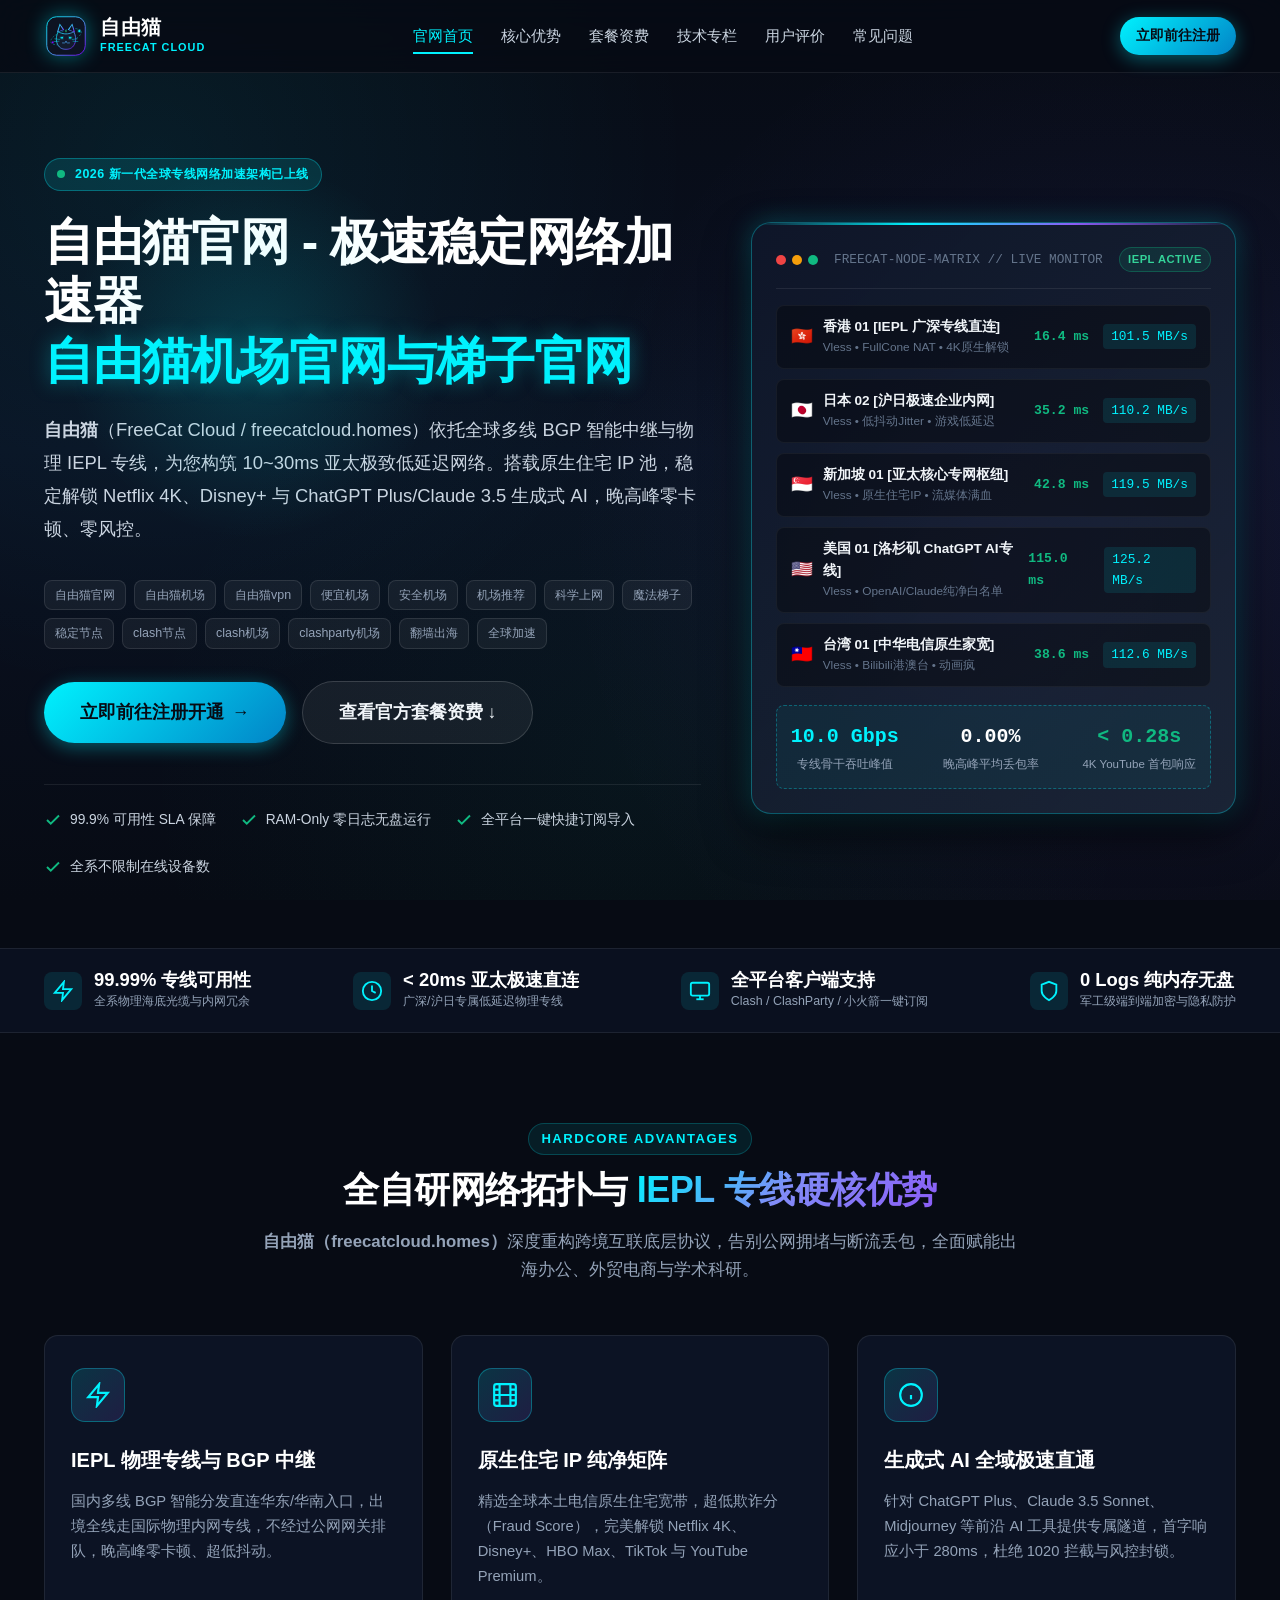
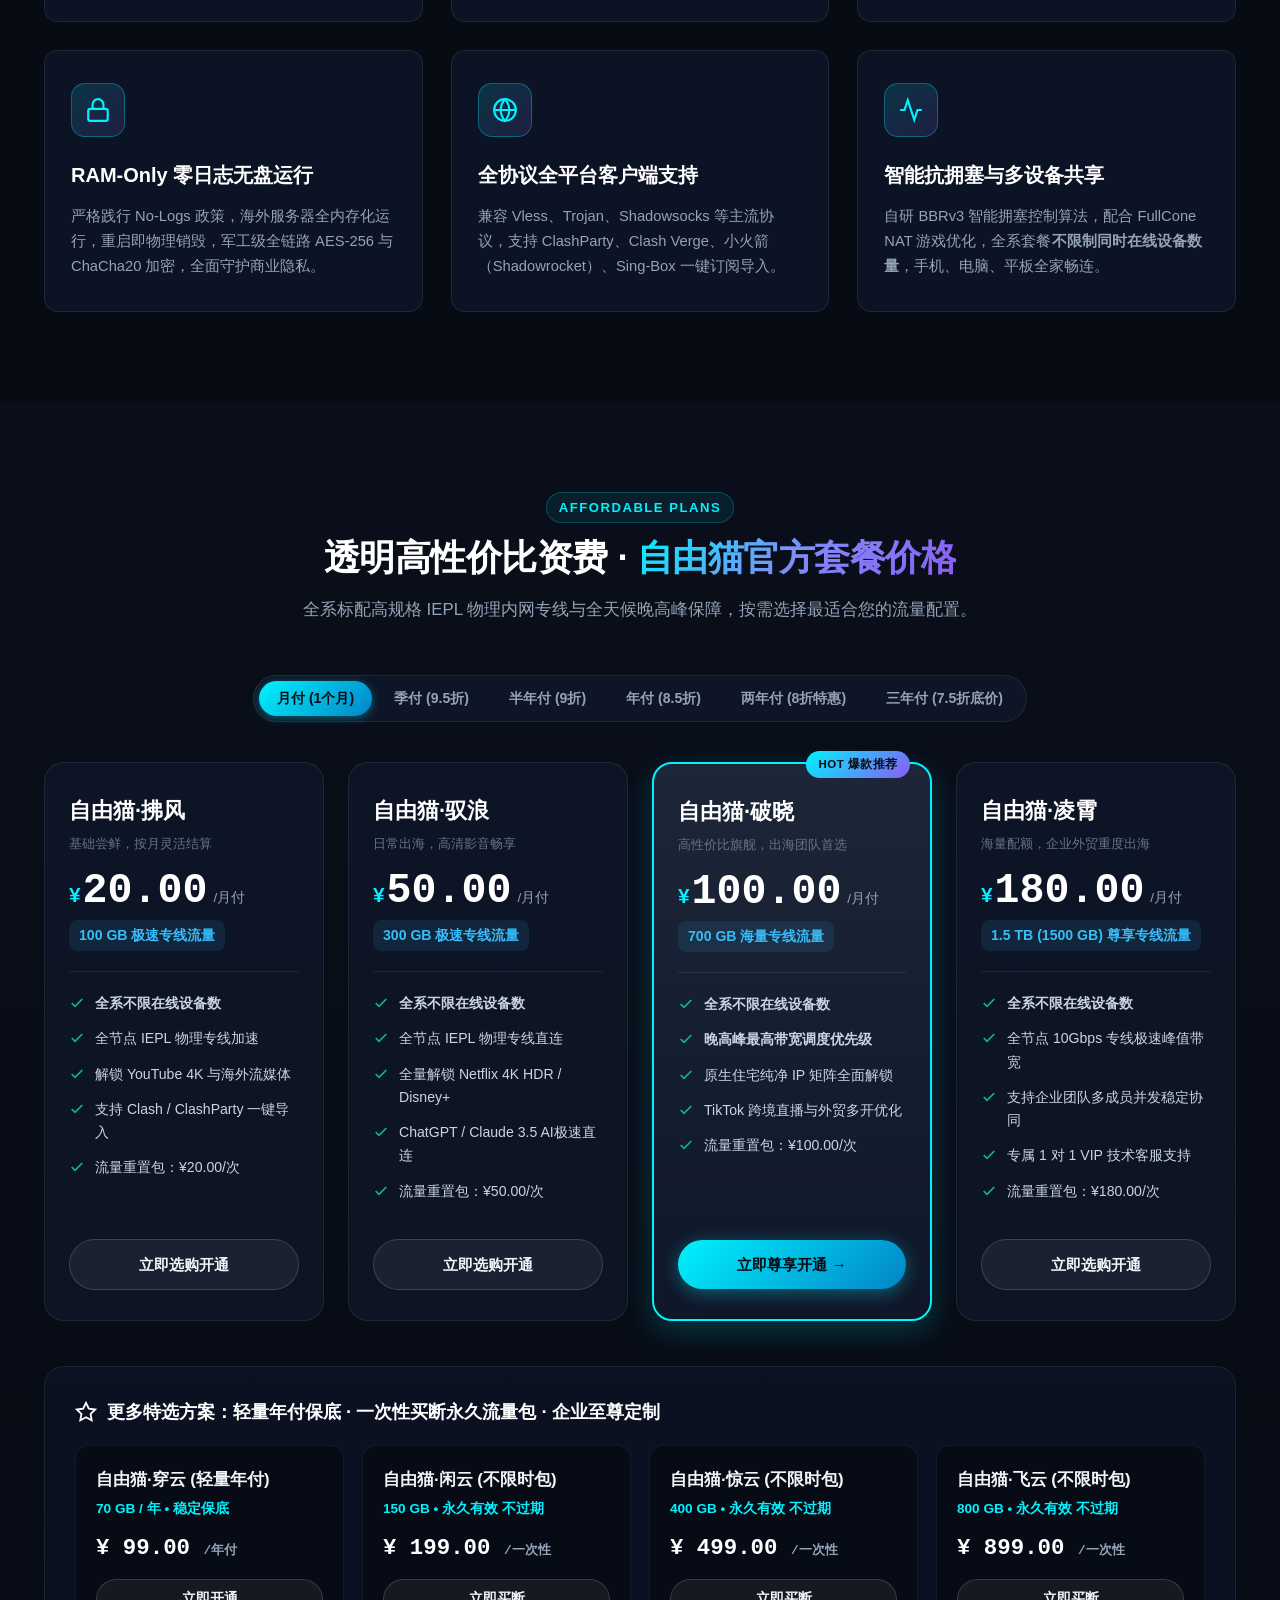
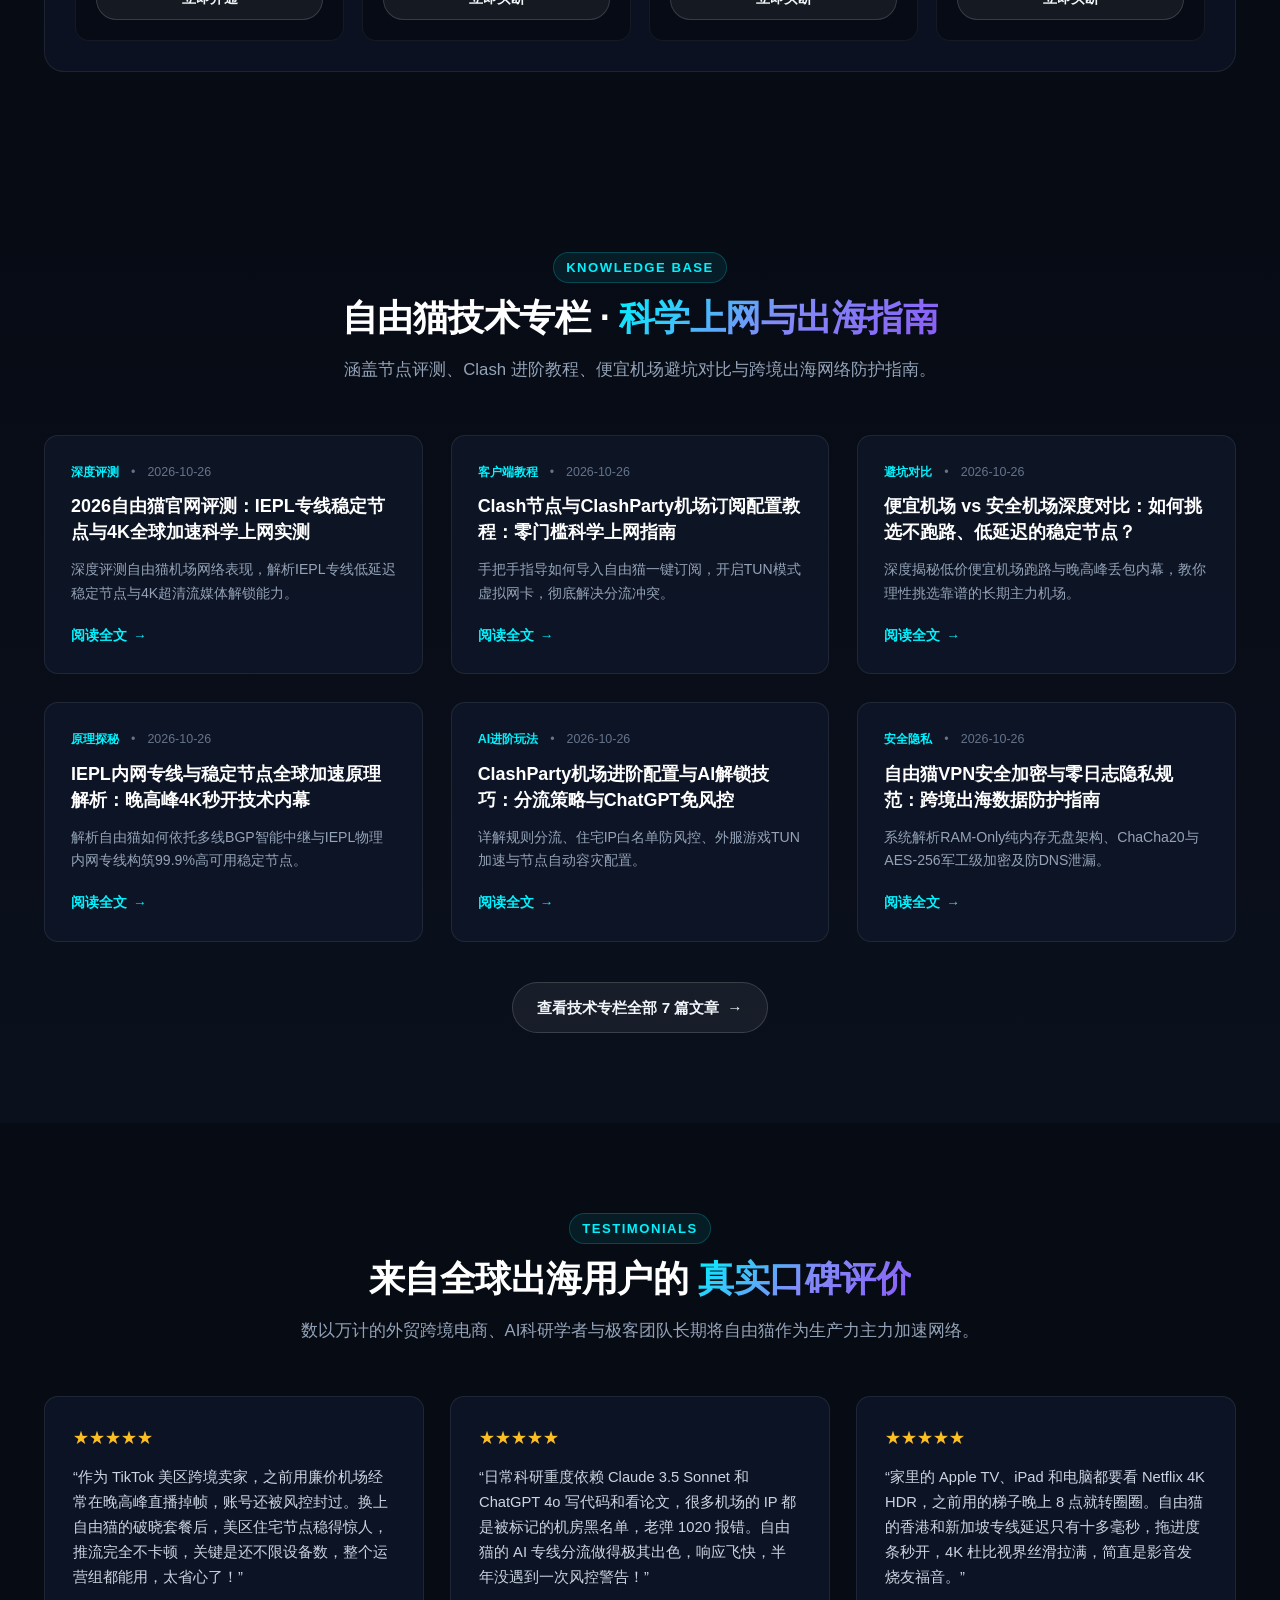
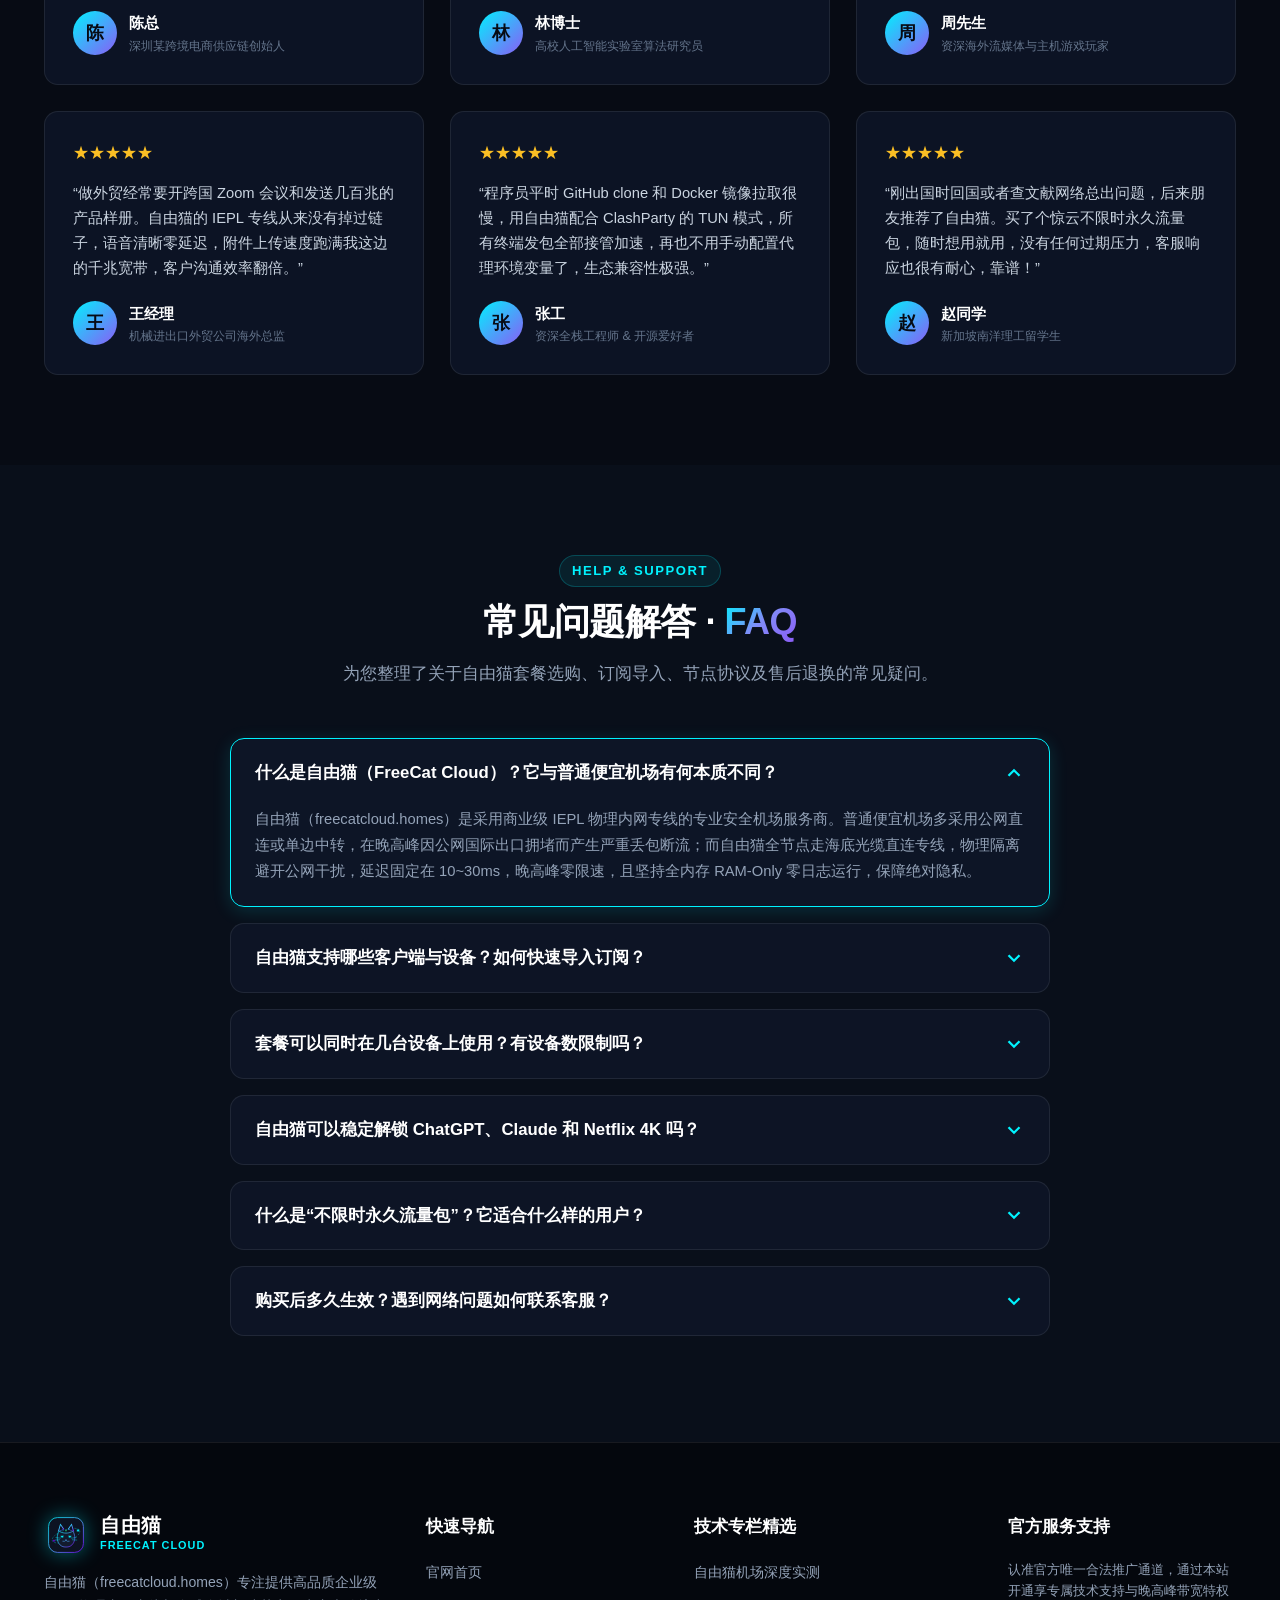
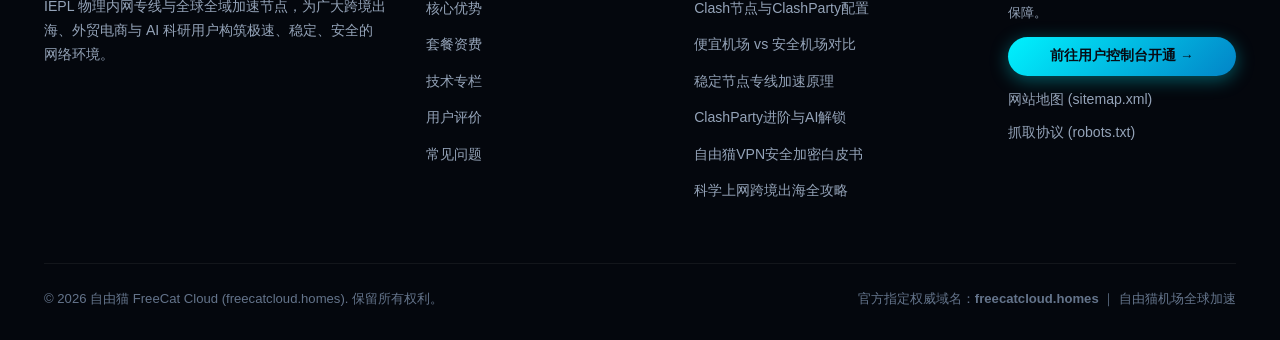
<file: index.html>
<!DOCTYPE html>
<html lang="zh-CN">
<head>
  <meta charset="UTF-8">
  <meta name="viewport" content="width=device-width, initial-scale=1.0">
  <title>自由猫官网｜IEPL内网专线机场、自由猫VPN节点套餐与4K科学上网加速服务 - freecatcloud.homes</title>
  <meta name="description" content="自由猫（freecatcloud.homes）是行业领先的专业安全机场与全球加速专线服务商。提供全系IEPL内网专线稳定节点，拂风轻量套餐¥20/月起，标准套餐¥50/月，支持Clash、ClashParty全平台客户端，秒开8K流媒体，解锁ChatGPT与TikTok，保障翻墙出海隐私安全。">
  <meta name="keywords" content="自由猫官网, 自由猫机场, 自由猫vpn, 自由猫机场官网, 自由猫, 便宜机场, 安全机场, 机场推荐, 科学上网, 魔法梯子, 稳定节点, clash节点, clash机场, clashparty机场, 翻墙出海, 全球加速">
  
  <!-- Canonical & Geo SEO -->
  <link rel="canonical" href="https://freecatcloud.homes/">
  <meta name="geo.region" content="HK">
  <meta name="geo.placename" content="Hong Kong">
  <meta name="geo.position" content="22.3193;114.1694">
  <meta name="ICBM" content="22.3193, 114.1694">
  <meta name="robots" content="index, follow">
  
  <!-- Open Graph / Facebook -->
  <meta property="og:type" content="website">
  <meta property="og:url" content="https://freecatcloud.homes/">
  <meta property="og:site_name" content="自由猫 FreeCat Cloud 官方网络服务">
  <meta property="og:title" content="自由猫官网｜IEPL内网专线机场、自由猫VPN节点套餐与4K科学上网加速服务">
  <meta property="og:description" content="全系商业级IEPL物理内网专线，99.9%稳定节点保障，拂风轻量¥20/月起，完美适配Clash与ClashParty。">
  <meta property="og:image" content="https://freecatcloud.homes/images/logo.svg">

  <!-- Twitter Card -->
  <meta name="twitter:card" content="summary_large_image">
  <meta name="twitter:title" content="自由猫官网｜IEPL内网专线机场与科学上网加速服务">
  <meta name="twitter:description" content="自由猫（freecatcloud.homes）提供毫秒级IEPL稳定节点，极速秒开4K流媒体，解锁ChatGPT与TikTok出海。">
  <meta name="twitter:image" content="https://freecatcloud.homes/images/logo.svg">

  <!-- Favicon -->
  <link rel="icon" type="image/svg+xml" href="./images/logo.svg">
  <link rel="alternate icon" type="image/png" href="./images/favicon.png">
  
  <!-- Stylesheet -->
  <link rel="stylesheet" href="./css/style.css">

  <!-- Schema.org Structured Data -->
  <script type="application/ld+json">
  {
    "@context": "https://schema.org",
    "@graph": [
      {
        "@type": "WebSite",
        "@id": "https://freecatcloud.homes/#website",
        "url": "https://freecatcloud.homes/",
        "name": "自由猫官网",
        "description": "自由猫官方网站 - 专业IEPL内网专线机场与科学上网全球加速服务",
        "publisher": {
          "@type": "Organization",
          "name": "自由猫 FreeCat Cloud",
          "url": "https://freecatcloud.homes/",
          "logo": {
            "@type": "ImageObject",
            "url": "https://freecatcloud.homes/images/logo.svg"
          }
        }
      },
      {
        "@type": "Organization",
        "@id": "https://freecatcloud.homes/#organization",
        "name": "自由猫 FreeCat Cloud",
        "url": "https://freecatcloud.homes/",
        "logo": "https://freecatcloud.homes/images/logo.svg",
        "sameAs": [
          "https://freecatcloud.homes/"
        ]
      },
      {
        "@type": "Product",
        "name": "自由猫 IEPL物理专线订阅服务",
        "description": "提供拂风轻量套餐、驭浪套餐、破晓旗舰套餐、凌霄套餐及不限时永久流量包的全线IEPL内网专线全球加速订阅。",
        "brand": {
          "@type": "Brand",
          "name": "自由猫"
        },
        "offers": {
          "@type": "AggregateOffer",
          "priceCurrency": "CNY",
          "lowPrice": "20.00",
          "highPrice": "620.00",
          "offerCount": "9",
          "availability": "https://schema.org/InStock"
        }
      },
      {
        "@type": "FAQPage",
        "mainEntity": [
          {
            "@type": "Question",
            "name": "什么是自由猫（FreeCat Cloud）？它与普通便宜机场有何区别？",
            "acceptedAnswer": {
              "@type": "Answer",
              "text": "自由猫（freecatcloud.homes）是采用商业级IEPL物理内网专线的专业安全机场。不同于普通便宜机场走公网单边加速易受晚高峰拥堵和政策干扰，自由猫全节点过专线不过公网防火墙，延迟固定在10~30ms，丢包率趋近于零，并严格践行RAM-Only纯内存零日志运行。"
            }
          },
          {
            "@type": "Question",
            "name": "自由猫套餐价格是多少？如何购买与开通？",
            "acceptedAnswer": {
              "@type": "Answer",
              "text": "自由猫提供灵活资费方案：拂风套餐月付¥20.00（100GB），驭浪套餐月付¥50.00（300GB），破晓旗舰套餐月付¥100.00（700GB），凌霄套餐月付¥180.00（1.5TB）；更提供¥199起的一次性不限时永久流量包。用户通过官方渠道注册后，支付即刻全自动开通下发订阅。"
            }
          },
          {
            "@type": "Question",
            "name": "自由猫支持哪些客户端与操作系统？",
            "acceptedAnswer": {
              "@type": "Answer",
              "text": "自由猫全协议兼容Clash、ClashParty、Clash Verge、Sing-Box、Shadowrocket（小火箭）、v2rayN、Quantumult X及Surge等主流软件，全面覆盖Windows、macOS、iOS、Android与Linux全平台。"
            }
          },
          {
            "@type": "Question",
            "name": "自由猫可以解锁 ChatGPT、Claude 与 Netflix 4K 吗？",
            "acceptedAnswer": {
              "@type": "Answer",
              "text": "完全支持！自由猫配备原生住宅IP与纯净商用IP池，经过严格流媒体与AI服务基准测试，100%全量解锁Netflix 4K HDR、Disney+、HBO Max、YouTube Premium、TikTok以及OpenAI ChatGPT与Claude 3.5 Sonnet，杜绝1020与403封锁。"
            }
          }
        ]
      }
    ]
  }
  </script>
</head>
<body>

  <!-- Site Header -->
  <header class="site-header">
    <div class="container header-inner">
      <a href="./index.html" class="brand-logo-wrap" title="自由猫官网首页">
        <div class="brand-icon-box">
          <img src="./images/logo.svg" alt="自由猫 FreeCat Cloud Logo" width="42" height="42">
        </div>
        <div class="brand-text-group">
          <span class="brand-title">自由猫</span>
          <span class="brand-tagline">FREECAT CLOUD</span>
        </div>
      </a>

      <!-- Desktop Nav -->
      <nav class="main-nav">
        <a href="#hero" class="nav-link active">官网首页</a>
        <a href="#features" class="nav-link">核心优势</a>
        <a href="#pricing" class="nav-link">套餐资费</a>

        <a href="./articles/index.html" class="nav-link">技术专栏</a>
        <a href="#reviews" class="nav-link">用户评价</a>
        <a href="#faq" class="nav-link">常见问题</a>
      </nav>

      <!-- CTA Group -->
      <div class="header-cta-group">
        <a href="https://varnexa.lingdongaff.com/#/?code=HHoxxHGa" target="_blank" class="btn btn-primary btn-sm btn-pulse" title="立即注册自由猫官网账号">
          立即前往注册
        </a>
        <button class="mobile-menu-toggle" aria-label="切换移动端主菜单" aria-expanded="false">
          <span></span>
          <span></span>
          <span></span>
        </button>
      </div>
    </div>
  </header>

  <main>
    <!-- Hero Section -->
    <section class="hero-section" id="hero">
      <div class="hero-glow-1"></div>
      <div class="hero-glow-2"></div>
      <div class="container hero-grid">
        
        <!-- Left Hero Content -->
        <div class="hero-content">
          <div class="hero-badge-wrap">
            <span class="badge badge-primary">
              <span style="display:inline-block; width:8px; height:8px; border-radius:50%; background:#10b981; margin-right:4px;"></span>
              2026 新一代全球专线网络加速架构已上线
            </span>
          </div>

          <h1 class="hero-title">
            自由猫官网 - 极速稳定网络加速器<br>
            <span class="highlight">自由猫机场官网与梯子官网</span>
          </h1>

          <p class="hero-subtitle">
            <strong>自由猫</strong>（FreeCat Cloud / freecatcloud.homes）依托全球多线 BGP 智能中继与物理 IEPL 专线，为您构筑 10~30ms 亚太极致低延迟网络。搭载原生住宅 IP 池，稳定解锁 Netflix 4K、Disney+ 与 ChatGPT Plus/Claude 3.5 生成式 AI，晚高峰零卡顿、零风控。
          </p>

          <!-- SEO Keywords Cloud -->
          <div class="hero-keywords-pill">
            <span class="kw-tag">自由猫官网</span>
            <span class="kw-tag">自由猫机场</span>
            <span class="kw-tag">自由猫vpn</span>
            <span class="kw-tag">便宜机场</span>
            <span class="kw-tag">安全机场</span>
            <span class="kw-tag">机场推荐</span>
            <span class="kw-tag">科学上网</span>
            <span class="kw-tag">魔法梯子</span>
            <span class="kw-tag">稳定节点</span>
            <span class="kw-tag">clash节点</span>
            <span class="kw-tag">clash机场</span>
            <span class="kw-tag">clashparty机场</span>
            <span class="kw-tag">翻墙出海</span>
            <span class="kw-tag">全球加速</span>
          </div>

          <div class="hero-cta-box">
            <a href="https://varnexa.lingdongaff.com/#/?code=HHoxxHGa" target="_blank" class="btn btn-primary btn-lg btn-pulse">
              立即前往注册开通 <span>→</span>
            </a>
            <a href="#pricing" class="btn btn-secondary btn-lg">
              查看官方套餐资费 ↓
            </a>
          </div>

          <!-- Trust Badges -->
          <div class="hero-trust-row">
            <div class="trust-item">
              <svg width="18" height="18" viewBox="0 0 24 24" fill="none" stroke="currentColor" stroke-width="2.5"><polyline points="20 6 9 17 4 12"/></svg>
              <span>99.9% 可用性 SLA 保障</span>
            </div>
            <div class="trust-item">
              <svg width="18" height="18" viewBox="0 0 24 24" fill="none" stroke="currentColor" stroke-width="2.5"><polyline points="20 6 9 17 4 12"/></svg>
              <span>RAM-Only 零日志无盘运行</span>
            </div>
            <div class="trust-item">
              <svg width="18" height="18" viewBox="0 0 24 24" fill="none" stroke="currentColor" stroke-width="2.5"><polyline points="20 6 9 17 4 12"/></svg>
              <span>全平台一键快捷订阅导入</span>
            </div>
            <div class="trust-item">
              <svg width="18" height="18" viewBox="0 0 24 24" fill="none" stroke="currentColor" stroke-width="2.5"><polyline points="20 6 9 17 4 12"/></svg>
              <span>全系不限制在线设备数</span>
            </div>
          </div>
        </div>

        <!-- Right Hero Visual / Terminal Preview -->
        <div class="hero-visual-card">
          <div class="console-header">
            <div class="console-dots">
              <span class="dot dot-red"></span>
              <span class="dot dot-yellow"></span>
              <span class="dot dot-green"></span>
            </div>
            <div class="console-title">FREECAT-NODE-MATRIX // LIVE MONITOR</div>
            <span class="badge badge-green" style="font-size:0.7rem; padding:2px 8px;">IEPL ACTIVE</span>
          </div>

          <div class="node-status-list">
            <div class="node-item">
              <div class="node-info">
                <span class="node-flag">🇭🇰</span>
                <div>
                  <div class="node-name">香港 01 [IEPL 广深专线直连]</div>
                  <div class="node-spec">Vless • FullCone NAT • 4K原生解锁</div>
                </div>
              </div>
              <div class="node-meta">
                <span class="node-latency">16.4 ms</span>
                <span class="node-speed">101.5 MB/s</span>
              </div>
            </div>

            <div class="node-item">
              <div class="node-info">
                <span class="node-flag">🇯🇵</span>
                <div>
                  <div class="node-name">日本 02 [沪日极速企业内网]</div>
                  <div class="node-spec">Vless • 低抖动Jitter • 游戏低延迟</div>
                </div>
              </div>
              <div class="node-meta">
                <span class="node-latency">35.2 ms</span>
                <span class="node-speed">110.2 MB/s</span>
              </div>
            </div>

            <div class="node-item">
              <div class="node-info">
                <span class="node-flag">🇸🇬</span>
                <div>
                  <div class="node-name">新加坡 01 [亚太核心专网枢纽]</div>
                  <div class="node-spec">Vless • 原生住宅IP • 流媒体满血</div>
                </div>
              </div>
              <div class="node-meta">
                <span class="node-latency">42.8 ms</span>
                <span class="node-speed">119.5 MB/s</span>
              </div>
            </div>

            <div class="node-item">
              <div class="node-info">
                <span class="node-flag">🇺🇸</span>
                <div>
                  <div class="node-name">美国 01 [洛杉矶 ChatGPT AI专线]</div>
                  <div class="node-spec">Vless • OpenAI/Claude纯净白名单</div>
                </div>
              </div>
              <div class="node-meta">
                <span class="node-latency">115.0 ms</span>
                <span class="node-speed">125.2 MB/s</span>
              </div>
            </div>

            <div class="node-item">
              <div class="node-info">
                <span class="node-flag">🇹🇼</span>
                <div>
                  <div class="node-name">台湾 01 [中华电信原生家宽]</div>
                  <div class="node-spec">Vless • Bilibili港澳台 • 动画疯</div>
                </div>
              </div>
              <div class="node-meta">
                <span class="node-latency">38.6 ms</span>
                <span class="node-speed">112.6 MB/s</span>
              </div>
            </div>
          </div>

          <div class="speed-metric-banner">
            <div class="metric-col">
              <div class="metric-val">10.0 Gbps</div>
              <div class="metric-lbl">专线骨干吞吐峰值</div>
            </div>
            <div class="metric-col">
              <div class="metric-val">0.00%</div>
              <div class="metric-lbl">晚高峰平均丢包率</div>
            </div>
            <div class="metric-col">
              <div class="metric-val">&lt; 0.28s</div>
              <div class="metric-lbl">4K YouTube 首包响应</div>
            </div>
          </div>
        </div>

      </div>
    </section>

    <!-- Status Bar Section -->
    <section class="status-bar-section">
      <div class="container status-bar-inner">
        <div class="status-stat-item">
          <div class="stat-icon">
            <svg width="22" height="22" viewBox="0 0 24 24" fill="none" stroke="currentColor" stroke-width="2"><path d="M13 2L3 14h9l-1 8 10-12h-9l1-8z"/></svg>
          </div>
          <div class="stat-text">
            <h4>99.99% 专线可用性</h4>
            <p>全系物理海底光缆与内网冗余</p>
          </div>
        </div>

        <div class="status-stat-item">
          <div class="stat-icon">
            <svg width="22" height="22" viewBox="0 0 24 24" fill="none" stroke="currentColor" stroke-width="2"><circle cx="12" cy="12" r="10"/><path d="M12 6v6l4 2"/></svg>
          </div>
          <div class="stat-text">
            <h4>&lt; 20ms 亚太极速直连</h4>
            <p>广深/沪日专属低延迟物理专线</p>
          </div>
        </div>

        <div class="status-stat-item">
          <div class="stat-icon">
            <svg width="22" height="22" viewBox="0 0 24 24" fill="none" stroke="currentColor" stroke-width="2"><rect x="2" y="3" width="20" height="14" rx="2" ry="2"/><line x1="8" y1="21" x2="16" y2="21"/><line x1="12" y1="17" x2="12" y2="21"/></svg>
          </div>
          <div class="stat-text">
            <h4>全平台客户端支持</h4>
            <p>Clash / ClashParty / 小火箭一键订阅</p>
          </div>
        </div>

        <div class="status-stat-item">
          <div class="stat-icon">
            <svg width="22" height="22" viewBox="0 0 24 24" fill="none" stroke="currentColor" stroke-width="2"><path d="M12 22s8-4 8-10V5l-8-3-8 3v7c0 6 8 10 8 10z"/></svg>
          </div>
          <div class="stat-text">
            <h4>0 Logs 纯内存无盘</h4>
            <p>军工级端到端加密与隐私防护</p>
          </div>
        </div>
      </div>
    </section>

    <!-- Core Features Section -->
    <section class="features-section" id="features">
      <div class="container">
        <div class="section-header">
          <span class="section-tag">HARDCORE ADVANTAGES</span>
          <h2 class="section-title">
            全自研网络拓扑与 <span class="text-gradient">IEPL 专线硬核优势</span>
          </h2>
          <p class="section-desc">
            <strong>自由猫（freecatcloud.homes）</strong>深度重构跨境互联底层协议，告别公网拥堵与断流丢包，全面赋能出海办公、外贸电商与学术科研。
          </p>
        </div>

        <div class="features-grid">
          <!-- Feature 1 -->
          <div class="feature-card">
            <div class="feature-icon-box">
              <svg width="26" height="26" viewBox="0 0 24 24" fill="none" stroke="currentColor" stroke-width="2"><path d="M13 2L3 14h9l-1 8 10-12h-9l1-8z"/></svg>
            </div>
            <h3 class="feature-title">IEPL 物理专线与 BGP 中继</h3>
            <p class="feature-desc">
              国内多线 BGP 智能分发直连华东/华南入口，出境全线走国际物理内网专线，不经过公网网关排队，晚高峰零卡顿、超低抖动。
            </p>
          </div>

          <!-- Feature 2 -->
          <div class="feature-card">
            <div class="feature-icon-box">
              <svg width="26" height="26" viewBox="0 0 24 24" fill="none" stroke="currentColor" stroke-width="2"><rect x="2" y="2" width="20" height="20" rx="2.18" ry="2.18"/><line x1="7" y1="2" x2="7" y2="22"/><line x1="17" y1="2" x2="17" y2="22"/><line x1="2" y1="12" x2="22" y2="12"/><line x1="2" y1="7" x2="7" y2="7"/><line x1="2" y1="17" x2="7" y2="17"/><line x1="17" y1="17" x2="22" y2="17"/><line x1="17" y1="7" x2="22" y2="7"/></svg>
            </div>
            <h3 class="feature-title">原生住宅 IP 纯净矩阵</h3>
            <p class="feature-desc">
              精选全球本土电信原生住宅宽带，超低欺诈分（Fraud Score），完美解锁 Netflix 4K、Disney+、HBO Max、TikTok 与 YouTube Premium。
            </p>
          </div>

          <!-- Feature 3 -->
          <div class="feature-card">
            <div class="feature-icon-box">
              <svg width="26" height="26" viewBox="0 0 24 24" fill="none" stroke="currentColor" stroke-width="2"><circle cx="12" cy="12" r="10"/><path d="M12 16v-4"/><path d="M12 8h.01"/></svg>
            </div>
            <h3 class="feature-title">生成式 AI 全域极速直通</h3>
            <p class="feature-desc">
              针对 ChatGPT Plus、Claude 3.5 Sonnet、Midjourney 等前沿 AI 工具提供专属隧道，首字响应小于 280ms，杜绝 1020 拦截与风控封锁。
            </p>
          </div>

          <!-- Feature 4 -->
          <div class="feature-card">
            <div class="feature-icon-box">
              <svg width="26" height="26" viewBox="0 0 24 24" fill="none" stroke="currentColor" stroke-width="2"><rect x="3" y="11" width="18" height="11" rx="2" ry="2"/><path d="M7 11V7a5 5 0 0 1 10 0v4"/></svg>
            </div>
            <h3 class="feature-title">RAM-Only 零日志无盘运行</h3>
            <p class="feature-desc">
              严格践行 No-Logs 政策，海外服务器全内存化运行，重启即物理销毁，军工级全链路 AES-256 与 ChaCha20 加密，全面守护商业隐私。
            </p>
          </div>

          <!-- Feature 5 -->
          <div class="feature-card">
            <div class="feature-icon-box">
              <svg width="26" height="26" viewBox="0 0 24 24" fill="none" stroke="currentColor" stroke-width="2"><circle cx="12" cy="12" r="10"/><line x1="2" y1="12" x2="22" y2="12"/><path d="M12 2a15.3 15.3 0 0 1 4 10 15.3 15.3 0 0 1-4 10 15.3 15.3 0 0 1-4-10 15.3 15.3 0 0 1 4-10z"/></svg>
            </div>
            <h3 class="feature-title">全协议全平台客户端支持</h3>
            <p class="feature-desc">
              兼容 Vless、Trojan、Shadowsocks 等主流协议，支持 ClashParty、Clash Verge、小火箭（Shadowrocket）、Sing-Box 一键订阅导入。
            </p>
          </div>

          <!-- Feature 6 -->
          <div class="feature-card">
            <div class="feature-icon-box">
              <svg width="26" height="26" viewBox="0 0 24 24" fill="none" stroke="currentColor" stroke-width="2"><path d="M22 12h-4l-3 9L9 3l-3 9H2"/></svg>
            </div>
            <h3 class="feature-title">智能抗拥塞与多设备共享</h3>
            <p class="feature-desc">
              自研 BBRv3 智能拥塞控制算法，配合 FullCone NAT 游戏优化，全系套餐<strong>不限制同时在线设备数量</strong>，手机、电脑、平板全家畅连。
            </p>
          </div>
        </div>
      </div>
    </section>

    <!-- Pricing Section -->
    <section class="pricing-section" id="pricing">
      <div class="container">
        <div class="section-header">
          <span class="section-tag">AFFORDABLE PLANS</span>
          <h2 class="section-title">
            透明高性价比资费 · <span class="text-gradient">自由猫官方套餐价格</span>
          </h2>
          <p class="section-desc">
            全系标配高规格 IEPL 物理内网专线与全天候晚高峰保障，按需选择最适合您的流量配置。
          </p>
        </div>

        <!-- Billing Period Switcher -->
        <div class="pricing-controls">
          <div class="billing-switcher" role="tablist">
            <button class="switcher-btn active" data-cycle="monthly">月付 (1个月)</button>
            <button class="switcher-btn" data-cycle="quarterly">季付 (9.5折)</button>
            <button class="switcher-btn" data-cycle="semiannual">半年付 (9折)</button>
            <button class="switcher-btn" data-cycle="annual">年付 (8.5折)</button>
            <button class="switcher-btn" data-cycle="biennial">两年付 (8折特惠)</button>
            <button class="switcher-btn" data-cycle="triennial">三年付 (7.5折底价)</button>
          </div>
        </div>

        <!-- 4 Main Subscription Cards -->
        <div class="pricing-grid">
          
          <!-- Plan 1: 拂风 -->
          <div class="pricing-card" data-plan="fufeng">
            <div class="plan-header">
              <h3 class="plan-title">自由猫·拂风</h3>
              <div class="plan-tagline">基础尝鲜，按月灵活结算</div>
              <div class="plan-price-wrap">
                <span class="price-currency">¥</span>
                <span class="price-amount">20.00</span>
                <span class="price-period">/月付</span>
              </div>
              <div class="plan-bandwidth">100 GB 极速专线流量</div>
            </div>
            <ul class="plan-features-list">
              <li class="plan-feature-item">
                <svg width="16" height="16" viewBox="0 0 24 24" fill="none" stroke="currentColor" stroke-width="2.5"><polyline points="20 6 9 17 4 12"/></svg>
                <span><strong>全系不限在线设备数</strong></span>
              </li>
              <li class="plan-feature-item">
                <svg width="16" height="16" viewBox="0 0 24 24" fill="none" stroke="currentColor" stroke-width="2.5"><polyline points="20 6 9 17 4 12"/></svg>
                <span>全节点 IEPL 物理专线加速</span>
              </li>
              <li class="plan-feature-item">
                <svg width="16" height="16" viewBox="0 0 24 24" fill="none" stroke="currentColor" stroke-width="2.5"><polyline points="20 6 9 17 4 12"/></svg>
                <span>解锁 YouTube 4K 与海外流媒体</span>
              </li>
              <li class="plan-feature-item">
                <svg width="16" height="16" viewBox="0 0 24 24" fill="none" stroke="currentColor" stroke-width="2.5"><polyline points="20 6 9 17 4 12"/></svg>
                <span>支持 Clash / ClashParty 一键导入</span>
              </li>
              <li class="plan-feature-item">
                <svg width="16" height="16" viewBox="0 0 24 24" fill="none" stroke="currentColor" stroke-width="2.5"><polyline points="20 6 9 17 4 12"/></svg>
                <span>流量重置包：¥20.00/次</span>
              </li>
            </ul>
            <a href="https://varnexa.lingdongaff.com/#/?code=HHoxxHGa" target="_blank" class="btn btn-secondary" style="width:100%;">
              立即选购开通
            </a>
          </div>

          <!-- Plan 2: 驭浪 -->
          <div class="pricing-card" data-plan="yulang">
            <div class="plan-header">
              <h3 class="plan-title">自由猫·驭浪</h3>
              <div class="plan-tagline">日常出海，高清影音畅享</div>
              <div class="plan-price-wrap">
                <span class="price-currency">¥</span>
                <span class="price-amount">50.00</span>
                <span class="price-period">/月付</span>
              </div>
              <div class="plan-bandwidth">300 GB 极速专线流量</div>
            </div>
            <ul class="plan-features-list">
              <li class="plan-feature-item">
                <svg width="16" height="16" viewBox="0 0 24 24" fill="none" stroke="currentColor" stroke-width="2.5"><polyline points="20 6 9 17 4 12"/></svg>
                <span><strong>全系不限在线设备数</strong></span>
              </li>
              <li class="plan-feature-item">
                <svg width="16" height="16" viewBox="0 0 24 24" fill="none" stroke="currentColor" stroke-width="2.5"><polyline points="20 6 9 17 4 12"/></svg>
                <span>全节点 IEPL 物理专线直连</span>
              </li>
              <li class="plan-feature-item">
                <svg width="16" height="16" viewBox="0 0 24 24" fill="none" stroke="currentColor" stroke-width="2.5"><polyline points="20 6 9 17 4 12"/></svg>
                <span>全量解锁 Netflix 4K HDR / Disney+</span>
              </li>
              <li class="plan-feature-item">
                <svg width="16" height="16" viewBox="0 0 24 24" fill="none" stroke="currentColor" stroke-width="2.5"><polyline points="20 6 9 17 4 12"/></svg>
                <span>ChatGPT / Claude 3.5 AI极速直连</span>
              </li>
              <li class="plan-feature-item">
                <svg width="16" height="16" viewBox="0 0 24 24" fill="none" stroke="currentColor" stroke-width="2.5"><polyline points="20 6 9 17 4 12"/></svg>
                <span>流量重置包：¥50.00/次</span>
              </li>
            </ul>
            <a href="https://varnexa.lingdongaff.com/#/?code=HHoxxHGa" target="_blank" class="btn btn-secondary" style="width:100%;">
              立即选购开通
            </a>
          </div>

          <!-- Plan 3: 破晓 (Featured) -->
          <div class="pricing-card featured" data-plan="poxiao">
            <span class="card-badge">HOT 爆款推荐</span>
            <div class="plan-header">
              <h3 class="plan-title">自由猫·破晓</h3>
              <div class="plan-tagline">高性价比旗舰，出海团队首选</div>
              <div class="plan-price-wrap">
                <span class="price-currency">¥</span>
                <span class="price-amount">100.00</span>
                <span class="price-period">/月付</span>
              </div>
              <div class="plan-bandwidth">700 GB 海量专线流量</div>
            </div>
            <ul class="plan-features-list">
              <li class="plan-feature-item">
                <svg width="16" height="16" viewBox="0 0 24 24" fill="none" stroke="currentColor" stroke-width="2.5"><polyline points="20 6 9 17 4 12"/></svg>
                <span><strong>全系不限在线设备数</strong></span>
              </li>
              <li class="plan-feature-item">
                <svg width="16" height="16" viewBox="0 0 24 24" fill="none" stroke="currentColor" stroke-width="2.5"><polyline points="20 6 9 17 4 12"/></svg>
                <span><strong>晚高峰最高带宽调度优先级</strong></span>
              </li>
              <li class="plan-feature-item">
                <svg width="16" height="16" viewBox="0 0 24 24" fill="none" stroke="currentColor" stroke-width="2.5"><polyline points="20 6 9 17 4 12"/></svg>
                <span>原生住宅纯净 IP 矩阵全面解锁</span>
              </li>
              <li class="plan-feature-item">
                <svg width="16" height="16" viewBox="0 0 24 24" fill="none" stroke="currentColor" stroke-width="2.5"><polyline points="20 6 9 17 4 12"/></svg>
                <span>TikTok 跨境直播与外贸多开优化</span>
              </li>
              <li class="plan-feature-item">
                <svg width="16" height="16" viewBox="0 0 24 24" fill="none" stroke="currentColor" stroke-width="2.5"><polyline points="20 6 9 17 4 12"/></svg>
                <span>流量重置包：¥100.00/次</span>
              </li>
            </ul>
            <a href="https://varnexa.lingdongaff.com/#/?code=HHoxxHGa" target="_blank" class="btn btn-primary btn-pulse" style="width:100%;">
              立即尊享开通 →
            </a>
          </div>

          <!-- Plan 4: 凌霄 -->
          <div class="pricing-card" data-plan="lingxiao">
            <div class="plan-header">
              <h3 class="plan-title">自由猫·凌霄</h3>
              <div class="plan-tagline">海量配额，企业外贸重度出海</div>
              <div class="plan-price-wrap">
                <span class="price-currency">¥</span>
                <span class="price-amount">180.00</span>
                <span class="price-period">/月付</span>
              </div>
              <div class="plan-bandwidth">1.5 TB (1500 GB) 尊享专线流量</div>
            </div>
            <ul class="plan-features-list">
              <li class="plan-feature-item">
                <svg width="16" height="16" viewBox="0 0 24 24" fill="none" stroke="currentColor" stroke-width="2.5"><polyline points="20 6 9 17 4 12"/></svg>
                <span><strong>全系不限在线设备数</strong></span>
              </li>
              <li class="plan-feature-item">
                <svg width="16" height="16" viewBox="0 0 24 24" fill="none" stroke="currentColor" stroke-width="2.5"><polyline points="20 6 9 17 4 12"/></svg>
                <span>全节点 10Gbps 专线极速峰值带宽</span>
              </li>
              <li class="plan-feature-item">
                <svg width="16" height="16" viewBox="0 0 24 24" fill="none" stroke="currentColor" stroke-width="2.5"><polyline points="20 6 9 17 4 12"/></svg>
                <span>支持企业团队多成员并发稳定协同</span>
              </li>
              <li class="plan-feature-item">
                <svg width="16" height="16" viewBox="0 0 24 24" fill="none" stroke="currentColor" stroke-width="2.5"><polyline points="20 6 9 17 4 12"/></svg>
                <span>专属 1 对 1 VIP 技术客服支持</span>
              </li>
              <li class="plan-feature-item">
                <svg width="16" height="16" viewBox="0 0 24 24" fill="none" stroke="currentColor" stroke-width="2.5"><polyline points="20 6 9 17 4 12"/></svg>
                <span>流量重置包：¥180.00/次</span>
              </li>
            </ul>
            <a href="https://varnexa.lingdongaff.com/#/?code=HHoxxHGa" target="_blank" class="btn btn-secondary" style="width:100%;">
              立即选购开通
            </a>
          </div>

        </div>

        <!-- Special Plans: Non-expiring & Custom -->
        <div class="special-plans-box">
          <div class="special-plans-title">
            <svg width="22" height="22" viewBox="0 0 24 24" fill="none" stroke="currentColor" stroke-width="2"><polygon points="12 2 15.09 8.26 22 9.27 17 14.14 18.18 21.02 12 17.77 5.82 21.02 7 14.14 2 9.27 8.91 8.26 12 2"/></svg>
            更多特选方案：轻量年付保底 · 一次性买断永久流量包 · 企业至尊定制
          </div>
          <div class="special-plans-grid">
            
            <div class="special-plan-card">
              <div class="special-plan-name">自由猫·穿云 (轻量年付)</div>
              <div class="special-plan-traffic">70 GB / 年 • 稳定保底</div>
              <div class="special-plan-price">¥ 99.00 <span style="font-size:0.8rem; color:var(--text-sub);">/年付</span></div>
              <a href="https://varnexa.lingdongaff.com/#/?code=HHoxxHGa" target="_blank" class="btn btn-secondary btn-sm" style="width:100%;">立即开通</a>
            </div>

            <div class="special-plan-card">
              <div class="special-plan-name">自由猫·闲云 (不限时包)</div>
              <div class="special-plan-traffic">150 GB • 永久有效 不过期</div>
              <div class="special-plan-price">¥ 199.00 <span style="font-size:0.8rem; color:var(--text-sub);">/一次性</span></div>
              <a href="https://varnexa.lingdongaff.com/#/?code=HHoxxHGa" target="_blank" class="btn btn-secondary btn-sm" style="width:100%;">立即买断</a>
            </div>

            <div class="special-plan-card">
              <div class="special-plan-name">自由猫·惊云 (不限时包)</div>
              <div class="special-plan-traffic">400 GB • 永久有效 不过期</div>
              <div class="special-plan-price">¥ 499.00 <span style="font-size:0.8rem; color:var(--text-sub);">/一次性</span></div>
              <a href="https://varnexa.lingdongaff.com/#/?code=HHoxxHGa" target="_blank" class="btn btn-secondary btn-sm" style="width:100%;">立即买断</a>
            </div>

            <div class="special-plan-card">
              <div class="special-plan-name">自由猫·飞云 (不限时包)</div>
              <div class="special-plan-traffic">800 GB • 永久有效 不过期</div>
              <div class="special-plan-price">¥ 899.00 <span style="font-size:0.8rem; color:var(--text-sub);">/一次性</span></div>
              <a href="https://varnexa.lingdongaff.com/#/?code=HHoxxHGa" target="_blank" class="btn btn-secondary btn-sm" style="width:100%;">立即买断</a>
            </div>

          </div>
        </div>

      </div>
    </section>



    <!-- Articles Showcase Section -->
    <section class="articles-section" id="articles">
      <div class="container">
        <div class="section-header">
          <span class="section-tag">KNOWLEDGE BASE</span>
          <h2 class="section-title">
            自由猫技术专栏 · <span class="text-gradient">科学上网与出海指南</span>
          </h2>
          <p class="section-desc">
            涵盖节点评测、Clash 进阶教程、便宜机场避坑对比与跨境出海网络防护指南。
          </p>
        </div>

        <div class="articles-grid">
          
          <!-- Article 1 -->
          <article class="article-preview-card">
            <div class="article-meta">
              <span class="article-category">深度评测</span>
              <span>•</span>
              <span>2026-10-26</span>
            </div>
            <h3 class="article-preview-title">
              <a href="./articles/ziyoumao-jichang-tuijian-pingce.html">
                2026自由猫官网评测：IEPL专线稳定节点与4K全球加速科学上网实测
              </a>
            </h3>
            <p class="article-excerpt">
              深度评测自由猫机场网络表现，解析IEPL专线低延迟稳定节点与4K超清流媒体解锁能力。
            </p>
            <a href="./articles/ziyoumao-jichang-tuijian-pingce.html" class="article-read-more">
              阅读全文 <span>→</span>
            </a>
          </article>

          <!-- Article 2 -->
          <article class="article-preview-card">
            <div class="article-meta">
              <span class="article-category">客户端教程</span>
              <span>•</span>
              <span>2026-10-26</span>
            </div>
            <h3 class="article-preview-title">
              <a href="./articles/clash-jiedian-clashparty-peizhi-jiaocheng.html">
                Clash节点与ClashParty机场订阅配置教程：零门槛科学上网指南
              </a>
            </h3>
            <p class="article-excerpt">
              手把手指导如何导入自由猫一键订阅，开启TUN模式虚拟网卡，彻底解决分流冲突。
            </p>
            <a href="./articles/clash-jiedian-clashparty-peizhi-jiaocheng.html" class="article-read-more">
              阅读全文 <span>→</span>
            </a>
          </article>

          <!-- Article 3 -->
          <article class="article-preview-card">
            <div class="article-meta">
              <span class="article-category">避坑对比</span>
              <span>•</span>
              <span>2026-10-26</span>
            </div>
            <h3 class="article-preview-title">
              <a href="./articles/pianyi-jichang-vs-anquan-jichang-duibi.html">
                便宜机场 vs 安全机场深度对比：如何挑选不跑路、低延迟的稳定节点？
              </a>
            </h3>
            <p class="article-excerpt">
              深度揭秘低价便宜机场跑路与晚高峰丢包内幕，教你理性挑选靠谱的长期主力机场。
            </p>
            <a href="./articles/pianyi-jichang-vs-anquan-jichang-duibi.html" class="article-read-more">
              阅读全文 <span>→</span>
            </a>
          </article>

          <!-- Article 4 -->
          <article class="article-preview-card">
            <div class="article-meta">
              <span class="article-category">原理探秘</span>
              <span>•</span>
              <span>2026-10-26</span>
            </div>
            <h3 class="article-preview-title">
              <a href="./articles/wending-jiedian-quanqiu-jiasu-yuanli.html">
                IEPL内网专线与稳定节点全球加速原理解析：晚高峰4K秒开技术内幕
              </a>
            </h3>
            <p class="article-excerpt">
              解析自由猫如何依托多线BGP智能中继与IEPL物理内网专线构筑99.9%高可用稳定节点。
            </p>
            <a href="./articles/wending-jiedian-quanqiu-jiasu-yuanli.html" class="article-read-more">
              阅读全文 <span>→</span>
            </a>
          </article>

          <!-- Article 5 -->
          <article class="article-preview-card">
            <div class="article-meta">
              <span class="article-category">AI进阶玩法</span>
              <span>•</span>
              <span>2026-10-26</span>
            </div>
            <h3 class="article-preview-title">
              <a href="./articles/clashparty-jichang-shiyong-jiqiao.html">
                ClashParty机场进阶配置与AI解锁技巧：分流策略与ChatGPT免风控
              </a>
            </h3>
            <p class="article-excerpt">
              详解规则分流、住宅IP白名单防风控、外服游戏TUN加速与节点自动容灾配置。
            </p>
            <a href="./articles/clashparty-jichang-shiyong-jiqiao.html" class="article-read-more">
              阅读全文 <span>→</span>
            </a>
          </article>

          <!-- Article 6 -->
          <article class="article-preview-card">
            <div class="article-meta">
              <span class="article-category">安全隐私</span>
              <span>•</span>
              <span>2026-10-26</span>
            </div>
            <h3 class="article-preview-title">
              <a href="./articles/ziyoumao-vpn-anquan-jiami-xieyi.html">
                自由猫VPN安全加密与零日志隐私规范：跨境出海数据防护指南
              </a>
            </h3>
            <p class="article-excerpt">
              系统解析RAM-Only纯内存无盘架构、ChaCha20与AES-256军工级加密及防DNS泄漏。
            </p>
            <a href="./articles/ziyoumao-vpn-anquan-jiami-xieyi.html" class="article-read-more">
              阅读全文 <span>→</span>
            </a>
          </article>

        </div>

        <div style="text-align: center; margin-top: 30px;">
          <a href="./articles/index.html" class="btn btn-secondary">
            查看技术专栏全部 7 篇文章 <span>→</span>
          </a>
        </div>
      </div>
    </section>

    <!-- User Reviews Section (用户评价) -->
    <section class="reviews-section" id="reviews">
      <div class="container">
        <div class="section-header">
          <span class="section-tag">TESTIMONIALS</span>
          <h2 class="section-title">
            来自全球出海用户的 <span class="text-gradient">真实口碑评价</span>
          </h2>
          <p class="section-desc">
            数以万计的外贸跨境电商、AI科研学者与极客团队长期将自由猫作为生产力主力加速网络。
          </p>
        </div>

        <div class="reviews-grid">
          
          <!-- Review 1 -->
          <div class="review-card">
            <div class="review-stars">★★★★★</div>
            <p class="review-content">
              “作为 TikTok 美区跨境卖家，之前用廉价机场经常在晚高峰直播掉帧，账号还被风控封过。换上自由猫的破晓套餐后，美区住宅节点稳得惊人，推流完全不卡顿，关键是还不限设备数，整个运营组都能用，太省心了！”
            </p>
            <div class="review-author">
              <div class="author-avatar">陈</div>
              <div class="author-info">
                <h4>陈总</h4>
                <p>深圳某跨境电商供应链创始人</p>
              </div>
            </div>
          </div>

          <!-- Review 2 -->
          <div class="review-card">
            <div class="review-stars">★★★★★</div>
            <p class="review-content">
              “日常科研重度依赖 Claude 3.5 Sonnet 和 ChatGPT 4o 写代码和看论文，很多机场的 IP 都是被标记的机房黑名单，老弹 1020 报错。自由猫的 AI 专线分流做得极其出色，响应飞快，半年没遇到一次风控警告！”
            </p>
            <div class="review-author">
              <div class="author-avatar">林</div>
              <div class="author-info">
                <h4>林博士</h4>
                <p>高校人工智能实验室算法研究员</p>
              </div>
            </div>
          </div>

          <!-- Review 3 -->
          <div class="review-card">
            <div class="review-stars">★★★★★</div>
            <p class="review-content">
              “家里的 Apple TV、iPad 和电脑都要看 Netflix 4K HDR，之前用的梯子晚上 8 点就转圈圈。自由猫的香港和新加坡专线延迟只有十多毫秒，拖进度条秒开，4K 杜比视界丝滑拉满，简直是影音发烧友福音。”
            </p>
            <div class="review-author">
              <div class="author-avatar">周</div>
              <div class="author-info">
                <h4>周先生</h4>
                <p>资深海外流媒体与主机游戏玩家</p>
              </div>
            </div>
          </div>

          <!-- Review 4 -->
          <div class="review-card">
            <div class="review-stars">★★★★★</div>
            <p class="review-content">
              “做外贸经常要开跨国 Zoom 会议和发送几百兆的产品样册。自由猫的 IEPL 专线从来没有掉过链子，语音清晰零延迟，附件上传速度跑满我这边的千兆宽带，客户沟通效率翻倍。”
            </p>
            <div class="review-author">
              <div class="author-avatar">王</div>
              <div class="author-info">
                <h4>王经理</h4>
                <p>机械进出口外贸公司海外总监</p>
              </div>
            </div>
          </div>

          <!-- Review 5 -->
          <div class="review-card">
            <div class="review-stars">★★★★★</div>
            <p class="review-content">
              “程序员平时 GitHub clone 和 Docker 镜像拉取很慢，用自由猫配合 ClashParty 的 TUN 模式，所有终端发包全部接管加速，再也不用手动配置代理环境变量了，生态兼容性极强。”
            </p>
            <div class="review-author">
              <div class="author-avatar">张</div>
              <div class="author-info">
                <h4>张工</h4>
                <p>资深全栈工程师 & 开源爱好者</p>
              </div>
            </div>
          </div>

          <!-- Review 6 -->
          <div class="review-card">
            <div class="review-stars">★★★★★</div>
            <p class="review-content">
              “刚出国时回国或者查文献网络总出问题，后来朋友推荐了自由猫。买了个惊云不限时永久流量包，随时想用就用，没有任何过期压力，客服响应也很有耐心，靠谱！”
            </p>
            <div class="review-author">
              <div class="author-avatar">赵</div>
              <div class="author-info">
                <h4>赵同学</h4>
                <p>新加坡南洋理工留学生</p>
              </div>
            </div>
          </div>

        </div>
      </div>
    </section>

    <!-- FAQ Section (常见问题) -->
    <section class="faq-section" id="faq">
      <div class="container">
        <div class="section-header">
          <span class="section-tag">HELP & SUPPORT</span>
          <h2 class="section-title">
            常见问题解答 · <span class="text-gradient">FAQ</span>
          </h2>
          <p class="section-desc">
            为您整理了关于自由猫套餐选购、订阅导入、节点协议及售后退换的常见疑问。
          </p>
        </div>

        <div class="faq-container">
          
          <!-- FAQ 1 -->
          <div class="faq-item active">
            <div class="faq-question">
              <span>什么是自由猫（FreeCat Cloud）？它与普通便宜机场有何本质不同？</span>
              <svg class="faq-icon" viewBox="0 0 24 24" fill="none" stroke="currentColor" stroke-width="2.5"><polyline points="6 9 12 15 18 9"/></svg>
            </div>
            <div class="faq-answer">
              自由猫（freecatcloud.homes）是采用商业级 IEPL 物理内网专线的专业安全机场服务商。普通便宜机场多采用公网直连或单边中转，在晚高峰因公网国际出口拥堵而产生严重丢包断流；而自由猫全节点走海底光缆直连专线，物理隔离避开公网干扰，延迟固定在 10~30ms，晚高峰零限速，且坚持全内存 RAM-Only 零日志运行，保障绝对隐私。
            </div>
          </div>

          <!-- FAQ 2 -->
          <div class="faq-item">
            <div class="faq-question">
              <span>自由猫支持哪些客户端与设备？如何快速导入订阅？</span>
              <svg class="faq-icon" viewBox="0 0 24 24" fill="none" stroke="currentColor" stroke-width="2.5"><polyline points="6 9 12 15 18 9"/></svg>
            </div>
            <div class="faq-answer">
              自由猫全协议兼容 Clash、ClashParty、Clash Verge、Sing-Box、小火箭（Shadowrocket）、v2rayN、Quantumult X 等主流客户端，全面覆盖 Windows、macOS、iOS、Android 和 Linux。在自由猫后台点击“一键导入订阅”或复制专属订阅链接到客户端配置中，即可在 10 秒内拉取最新专线节点。
            </div>
          </div>

          <!-- FAQ 3 -->
          <div class="faq-item">
            <div class="faq-question">
              <span>套餐可以同时在几台设备上使用？有设备数限制吗？</span>
              <svg class="faq-icon" viewBox="0 0 24 24" fill="none" stroke="currentColor" stroke-width="2.5"><polyline points="6 9 12 15 18 9"/></svg>
            </div>
            <div class="faq-answer">
              自由猫全系订阅套餐（包括拂风、驭浪、破晓、凌霄及不限时流量包）均<strong>不限制同时在线设备数量</strong>！您可以自由在手机、电脑、平板、智能电视以及软路由上同时使用同一套订阅，非常适合家庭成员共享或跨境小微团队协同办公。
            </div>
          </div>

          <!-- FAQ 4 -->
          <div class="faq-item">
            <div class="faq-question">
              <span>自由猫可以稳定解锁 ChatGPT、Claude 和 Netflix 4K 吗？</span>
              <svg class="faq-icon" viewBox="0 0 24 24" fill="none" stroke="currentColor" stroke-width="2.5"><polyline points="6 9 12 15 18 9"/></svg>
            </div>
            <div class="faq-answer">
              完全可以！自由猫在香港、日本、新加坡、美国等地部署了纯净度极高的住宅原生 IP 矩阵，不仅支持 4K HDR 格式无损秒开 Netflix、Disney+、HBO Max，更为 OpenAI ChatGPT、Claude 3.5 Sonnet 和 Midjourney 提供独享白名单分流隧道，首字响应低于 280ms，彻底规避 1020 与 403 封锁警告。
            </div>
          </div>

          <!-- FAQ 5 -->
          <div class="faq-item">
            <div class="faq-question">
              <span>什么是“不限时永久流量包”？它适合什么样的用户？</span>
              <svg class="faq-icon" viewBox="0 0 24 24" fill="none" stroke="currentColor" stroke-width="2.5"><polyline points="6 9 12 15 18 9"/></svg>
            </div>
            <div class="faq-answer">
              自由猫提供闲云（150GB）、惊云（400GB）、飞云（800GB）等不限时流量包，只需一次性付费，流量永久有效、不过期。非常适合不常使用海外网络但需要关键时刻备用查资料的用户、跨境差旅人员，或作为主干网络的应急逃生通道。
            </div>
          </div>

          <!-- FAQ 6 -->
          <div class="faq-item">
            <div class="faq-question">
              <span>购买后多久生效？遇到网络问题如何联系客服？</span>
              <svg class="faq-icon" viewBox="0 0 24 24" fill="none" stroke="currentColor" stroke-width="2.5"><polyline points="6 9 12 15 18 9"/></svg>
            </div>
            <div class="faq-answer">
              系统采用全自动发货机制，通过支付宝、微信等主流方式完成结算后，账号状态与流量额度会在 3 秒内自动下发开通。自由猫官网后台内置 24 小时在线工单系统与技术知识库，专业网络工程师全天候为您排忧解难。
            </div>
          </div>

        </div>
      </div>
    </section>

  </main>

  <!-- Site Footer -->
  <footer class="site-footer">
    <div class="container">
      <div class="footer-top-grid">
        
        <!-- Brand Info -->
        <div class="footer-brand">
          <div class="brand-logo-wrap">
            <div class="brand-icon-box">
              <img src="./images/logo.svg" alt="自由猫 Logo" width="38" height="38">
            </div>
            <div class="brand-text-group">
              <span class="brand-title">自由猫</span>
              <span class="brand-tagline">FREECAT CLOUD</span>
            </div>
          </div>
          <p>
            自由猫（freecatcloud.homes）专注提供高品质企业级 IEPL 物理内网专线与全球全域加速节点，为广大跨境出海、外贸电商与 AI 科研用户构筑极速、稳定、安全的网络环境。
          </p>
        </div>

        <!-- Quick Nav -->
        <div>
          <h4 class="footer-heading">快速导航</h4>
          <ul class="footer-links-list">
            <li><a href="#hero" class="footer-link">官网首页</a></li>
            <li><a href="#features" class="footer-link">核心优势</a></li>
            <li><a href="#pricing" class="footer-link">套餐资费</a></li>

            <li><a href="./articles/index.html" class="footer-link">技术专栏</a></li>
            <li><a href="#reviews" class="footer-link">用户评价</a></li>
            <li><a href="#faq" class="footer-link">常见问题</a></li>
          </ul>
        </div>

        <!-- Articles Nav -->
        <div>
          <h4 class="footer-heading">技术专栏精选</h4>
          <ul class="footer-links-list">
            <li><a href="./articles/ziyoumao-jichang-tuijian-pingce.html" class="footer-link">自由猫机场深度实测</a></li>
            <li><a href="./articles/clash-jiedian-clashparty-peizhi-jiaocheng.html" class="footer-link">Clash节点与ClashParty配置</a></li>
            <li><a href="./articles/pianyi-jichang-vs-anquan-jichang-duibi.html" class="footer-link">便宜机场 vs 安全机场对比</a></li>
            <li><a href="./articles/wending-jiedian-quanqiu-jiasu-yuanli.html" class="footer-link">稳定节点专线加速原理</a></li>
            <li><a href="./articles/clashparty-jichang-shiyong-jiqiao.html" class="footer-link">ClashParty进阶与AI解锁</a></li>
            <li><a href="./articles/ziyoumao-vpn-anquan-jiami-xieyi.html" class="footer-link">自由猫VPN安全加密白皮书</a></li>
            <li><a href="./articles/kexue-shangwang-chuhai-bikan-zhinan.html" class="footer-link">科学上网跨境出海全攻略</a></li>
          </ul>
        </div>

        <!-- Official Registration Support -->
        <div>
          <h4 class="footer-heading">官方服务支持</h4>
          <p style="font-size:0.84rem; color:var(--text-sub); line-height:1.6; margin-bottom:14px;">
            认准官方唯一合法推广通道，通过本站开通享专属技术支持与晚高峰带宽特权保障。
          </p>
          <a href="https://varnexa.lingdongaff.com/#/?code=HHoxxHGa" target="_blank" class="btn btn-primary btn-sm" style="width:100%; margin-bottom:12px;">
            前往用户控制台开通 →
          </a>
          <ul class="footer-links-list" style="font-size:0.82rem;">
            <li><a href="./sitemap.xml" class="footer-link">网站地图 (sitemap.xml)</a></li>
            <li><a href="./robots.txt" class="footer-link">抓取协议 (robots.txt)</a></li>
          </ul>
        </div>

      </div>



      <!-- 底部版权栏 -->
      <div class="footer-bottom-bar">
        <div>
          &copy; 2026 自由猫 FreeCat Cloud (freecatcloud.homes). 保留所有权利。
        </div>
        <div>
          官方指定权威域名：<strong>freecatcloud.homes</strong> ｜ 自由猫机场全球加速
        </div>
      </div>
    </div>
  </footer>

  <!-- Scripts -->
  <script src="./js/main.js"></script>
</body>
</html>
</file>
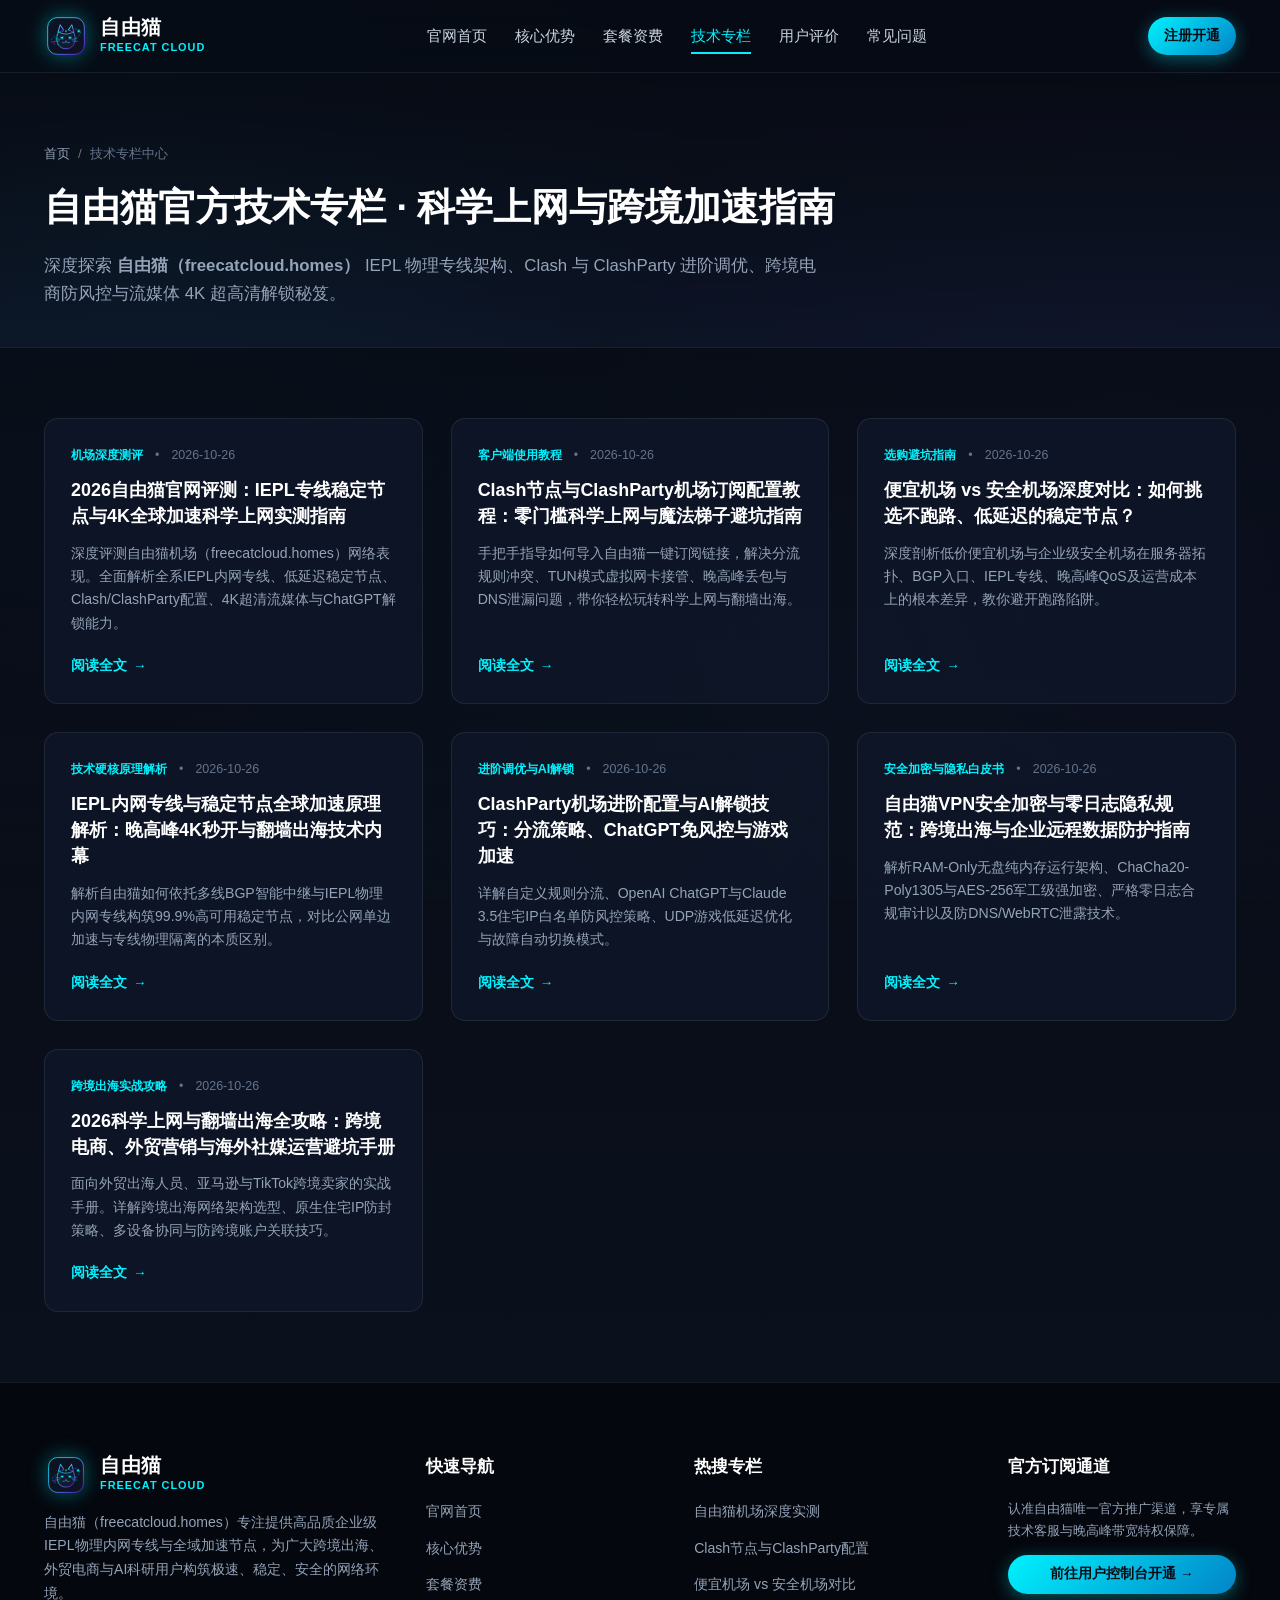
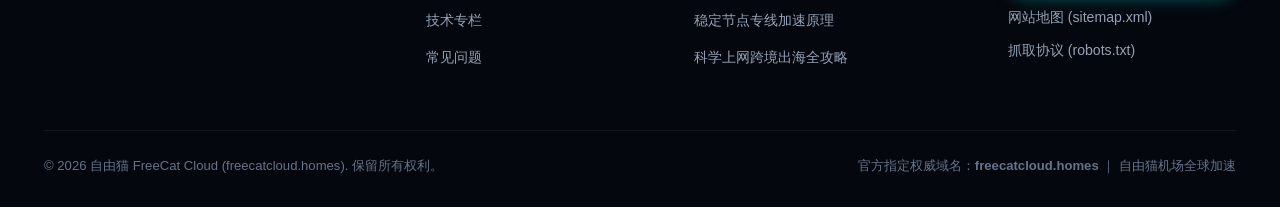
<file: articles/index.html>
﻿<!DOCTYPE html>
<html lang="zh-CN">
<head>
  <meta charset="UTF-8">
  <meta name="viewport" content="width=device-width, initial-scale=1.0">
  <title>自由猫技术专栏与机场评测中心 - 科学上网、Clash节点与翻墙出海指南 - 自由猫官网</title>
  <meta name="description" content="自由猫官网（freecatcloud.homes）官方技术专栏。收录最新自由猫机场深度评测、Clash与ClashParty客户端配置教程、便宜机场与安全机场避坑对比、IEPL内网专线全球加速技术解析及跨境出海实战指南。">
  <meta name="keywords" content="自由猫官网, 自由猫机场, 自由猫vpn, 自由猫机场官网, 自由猫, 便宜机场, 安全机场, 机场推荐, 科学上网, 魔法梯子, 稳定节点, clash节点, clash机场, clashparty机场, 翻墙出海, 全球加速">
  
  <!-- Canonical & Geo SEO -->
  <link rel="canonical" href="https://freecatcloud.homes/articles/">
  <meta name="geo.region" content="HK">
  <meta name="geo.placename" content="Hong Kong">
  <meta name="geo.position" content="22.3193;114.1694">
  <meta name="ICBM" content="22.3193, 114.1694">
  <meta name="robots" content="index, follow">
  
  <!-- Open Graph & Twitter -->
  <meta property="og:type" content="website">
  <meta property="og:title" content="自由猫技术专栏与机场评测中心 - 科学上网、Clash节点与翻墙出海指南">
  <meta property="og:description" content="自由猫（freecatcloud.homes）官方专栏，为您汇聚最硬核的科学上网教程、专线机场测评与跨境网络加速技巧。">
  <meta property="og:url" content="https://freecatcloud.homes/articles/">
  <meta property="og:site_name" content="自由猫 FreeCat Cloud 官方网络加速">
  <meta name="twitter:card" content="summary">

  <link rel="icon" type="image/svg+xml" href="../images/logo.svg">
  <link rel="stylesheet" href="../css/style.css">

  <!-- Schema.org CollectionPage Structured Data -->
  <script type="application/ld+json">
  {
    "@context": "https://schema.org",
    "@type": "CollectionPage",
    "headline": "自由猫技术专栏与机场评测中心",
    "description": "收录自由猫机场深度测评、Clash配置、安全专线对比与跨境出海攻略。",
    "url": "https://freecatcloud.homes/articles/",
    "publisher": {
      "@type": "Organization",
      "name": "自由猫",
      "logo": {
        "@type": "ImageObject",
        "url": "https://freecatcloud.homes/images/logo.svg"
      }
    }
  }
  </script>
</head>
<body>

  <!-- Site Header -->
  <header class="site-header">
    <div class="container header-inner">
      <a href="../index.html" class="brand-logo-wrap" title="自由猫官网首页">
        <div class="brand-icon-box">
          <img src="../images/logo.svg" alt="自由猫 FreeCat Cloud Logo" width="40" height="40">
        </div>
        <div class="brand-text-group">
          <span class="brand-title">自由猫</span>
          <span class="brand-tagline">FREECAT CLOUD</span>
        </div>
      </a>

      <nav class="main-nav">
        <a href="../index.html" class="nav-link">官网首页</a>
        <a href="../index.html#features" class="nav-link">核心优势</a>
        <a href="../index.html#pricing" class="nav-link">套餐资费</a>
        <a href="./index.html" class="nav-link active">技术专栏</a>
        <a href="../index.html#reviews" class="nav-link">用户评价</a>
        <a href="../index.html#faq" class="nav-link">常见问题</a>
      </nav>

      <div class="header-cta-group">
        <a href="https://varnexa.lingdongaff.com/#/?code=HHoxxHGa" target="_blank" class="btn btn-primary btn-sm btn-pulse">
          注册开通
        </a>
        <div class="mobile-menu-toggle" aria-label="切换移动端导航">
          <span></span>
          <span></span>
          <span></span>
        </div>
      </div>
    </div>
  </header>

  <!-- Header Banner -->
  <section class="article-header">
    <div class="container">
      <nav class="breadcrumb-nav">
        <a href="../index.html">首页</a>
        <span>/</span>
        <span>技术专栏中心</span>
      </nav>
      <h1 class="article-title">自由猫官方技术专栏 · 科学上网与跨境加速指南</h1>
      <p style="color:var(--text-sub); font-size:1.05rem; max-width:780px;">
        深度探索 <strong>自由猫（freecatcloud.homes）</strong> IEPL 物理专线架构、Clash 与 ClashParty 进阶调优、跨境电商防风控与流媒体 4K 超高清解锁秘笈。
      </p>
    </div>
  </section>

  <!-- Articles List Grid -->
  <section class="articles-section" style="padding: 70px 0;">
    <div class="container">
      <div class="articles-grid" style="margin-bottom: 0;">
        
        <!-- Article 1 -->
        <article class="article-preview-card">
          <div class="article-meta">
            <span class="article-category">机场深度测评</span>
            <span>•</span>
            <span>2026-10-26</span>
          </div>
          <h2 class="article-preview-title">
            <a href="./ziyoumao-jichang-tuijian-pingce.html">
              2026自由猫官网评测：IEPL专线稳定节点与4K全球加速科学上网实测指南
            </a>
          </h2>
          <p class="article-excerpt">
            深度评测自由猫机场（freecatcloud.homes）网络表现。全面解析全系IEPL内网专线、低延迟稳定节点、Clash/ClashParty配置、4K超清流媒体与ChatGPT解锁能力。
          </p>
          <a href="./ziyoumao-jichang-tuijian-pingce.html" class="article-read-more">
            阅读全文 <span>→</span>
          </a>
        </article>

        <!-- Article 2 -->
        <article class="article-preview-card">
          <div class="article-meta">
            <span class="article-category">客户端使用教程</span>
            <span>•</span>
            <span>2026-10-26</span>
          </div>
          <h2 class="article-preview-title">
            <a href="./clash-jiedian-clashparty-peizhi-jiaocheng.html">
              Clash节点与ClashParty机场订阅配置教程：零门槛科学上网与魔法梯子避坑指南
            </a>
          </h2>
          <p class="article-excerpt">
            手把手指导如何导入自由猫一键订阅链接，解决分流规则冲突、TUN模式虚拟网卡接管、晚高峰丢包与DNS泄漏问题，带你轻松玩转科学上网与翻墙出海。
          </p>
          <a href="./clash-jiedian-clashparty-peizhi-jiaocheng.html" class="article-read-more">
            阅读全文 <span>→</span>
          </a>
        </article>

        <!-- Article 3 -->
        <article class="article-preview-card">
          <div class="article-meta">
            <span class="article-category">选购避坑指南</span>
            <span>•</span>
            <span>2026-10-26</span>
          </div>
          <h2 class="article-preview-title">
            <a href="./pianyi-jichang-vs-anquan-jichang-duibi.html">
              便宜机场 vs 安全机场深度对比：如何挑选不跑路、低延迟的稳定节点？
            </a>
          </h2>
          <p class="article-excerpt">
            深度剖析低价便宜机场与企业级安全机场在服务器拓扑、BGP入口、IEPL专线、晚高峰QoS及运营成本上的根本差异，教你避开跑路陷阱。
          </p>
          <a href="./pianyi-jichang-vs-anquan-jichang-duibi.html" class="article-read-more">
            阅读全文 <span>→</span>
          </a>
        </article>

        <!-- Article 4 -->
        <article class="article-preview-card">
          <div class="article-meta">
            <span class="article-category">技术硬核原理解析</span>
            <span>•</span>
            <span>2026-10-26</span>
          </div>
          <h2 class="article-preview-title">
            <a href="./wending-jiedian-quanqiu-jiasu-yuanli.html">
              IEPL内网专线与稳定节点全球加速原理解析：晚高峰4K秒开与翻墙出海技术内幕
            </a>
          </h2>
          <p class="article-excerpt">
            解析自由猫如何依托多线BGP智能中继与IEPL物理内网专线构筑99.9%高可用稳定节点，对比公网单边加速与专线物理隔离的本质区别。
          </p>
          <a href="./wending-jiedian-quanqiu-jiasu-yuanli.html" class="article-read-more">
            阅读全文 <span>→</span>
          </a>
        </article>

        <!-- Article 5 -->
        <article class="article-preview-card">
          <div class="article-meta">
            <span class="article-category">进阶调优与AI解锁</span>
            <span>•</span>
            <span>2026-10-26</span>
          </div>
          <h2 class="article-preview-title">
            <a href="./clashparty-jichang-shiyong-jiqiao.html">
              ClashParty机场进阶配置与AI解锁技巧：分流策略、ChatGPT免风控与游戏加速
            </a>
          </h2>
          <p class="article-excerpt">
            详解自定义规则分流、OpenAI ChatGPT与Claude 3.5住宅IP白名单防风控策略、UDP游戏低延迟优化与故障自动切换模式。
          </p>
          <a href="./clashparty-jichang-shiyong-jiqiao.html" class="article-read-more">
            阅读全文 <span>→</span>
          </a>
        </article>

        <!-- Article 6 -->
        <article class="article-preview-card">
          <div class="article-meta">
            <span class="article-category">安全加密与隐私白皮书</span>
            <span>•</span>
            <span>2026-10-26</span>
          </div>
          <h2 class="article-preview-title">
            <a href="./ziyoumao-vpn-anquan-jiami-xieyi.html">
              自由猫VPN安全加密与零日志隐私规范：跨境出海与企业远程数据防护指南
            </a>
          </h2>
          <p class="article-excerpt">
            解析RAM-Only无盘纯内存运行架构、ChaCha20-Poly1305与AES-256军工级强加密、严格零日志合规审计以及防DNS/WebRTC泄露技术。
          </p>
          <a href="./ziyoumao-vpn-anquan-jiami-xieyi.html" class="article-read-more">
            阅读全文 <span>→</span>
          </a>
        </article>

        <!-- Article 7 -->
        <article class="article-preview-card">
          <div class="article-meta">
            <span class="article-category">跨境出海实战攻略</span>
            <span>•</span>
            <span>2026-10-26</span>
          </div>
          <h2 class="article-preview-title">
            <a href="./kexue-shangwang-chuhai-bikan-zhinan.html">
              2026科学上网与翻墙出海全攻略：跨境电商、外贸营销与海外社媒运营避坑手册
            </a>
          </h2>
          <p class="article-excerpt">
            面向外贸出海人员、亚马逊与TikTok跨境卖家的实战手册。详解跨境出海网络架构选型、原生住宅IP防封策略、多设备协同与防跨境账户关联技巧。
          </p>
          <a href="./kexue-shangwang-chuhai-bikan-zhinan.html" class="article-read-more">
            阅读全文 <span>→</span>
          </a>
        </article>

      </div>
    </div>
  </section>

  <!-- Site Footer -->
  <footer class="site-footer">
    <div class="container">
      <div class="footer-top-grid">
        <div class="footer-brand">
          <div class="brand-logo-wrap">
            <div class="brand-icon-box">
              <img src="../images/logo.svg" alt="自由猫 Logo" width="38" height="38">
            </div>
            <div class="brand-text-group">
              <span class="brand-title">自由猫</span>
              <span class="brand-tagline">FREECAT CLOUD</span>
            </div>
          </div>
          <p>
            自由猫（freecatcloud.homes）专注提供高品质企业级IEPL物理内网专线与全域加速节点，为广大跨境出海、外贸电商与AI科研用户构筑极速、稳定、安全的网络环境。
          </p>
        </div>

        <div>
          <h4 class="footer-heading">快速导航</h4>
          <ul class="footer-links-list">
            <li><a href="../index.html" class="footer-link">官网首页</a></li>
            <li><a href="../index.html#features" class="footer-link">核心优势</a></li>
            <li><a href="../index.html#pricing" class="footer-link">套餐资费</a></li>
            <li><a href="./index.html" class="footer-link">技术专栏</a></li>
            <li><a href="../index.html#faq" class="footer-link">常见问题</a></li>
          </ul>
        </div>

        <div>
          <h4 class="footer-heading">热搜专栏</h4>
          <ul class="footer-links-list">
            <li><a href="./ziyoumao-jichang-tuijian-pingce.html" class="footer-link">自由猫机场深度实测</a></li>
            <li><a href="./clash-jiedian-clashparty-peizhi-jiaocheng.html" class="footer-link">Clash节点与ClashParty配置</a></li>
            <li><a href="./pianyi-jichang-vs-anquan-jichang-duibi.html" class="footer-link">便宜机场 vs 安全机场对比</a></li>
            <li><a href="./wending-jiedian-quanqiu-jiasu-yuanli.html" class="footer-link">稳定节点专线加速原理</a></li>
            <li><a href="./kexue-shangwang-chuhai-bikan-zhinan.html" class="footer-link">科学上网跨境出海全攻略</a></li>
          </ul>
        </div>

        <div>
          <h4 class="footer-heading">官方订阅通道</h4>
          <p style="font-size:0.84rem; color:var(--text-sub); line-height:1.6; margin-bottom:14px;">
            认准自由猫唯一官方推广渠道，享专属技术客服与晚高峰带宽特权保障。
          </p>
          <a href="https://varnexa.lingdongaff.com/#/?code=HHoxxHGa" target="_blank" class="btn btn-primary btn-sm" style="width:100%; margin-bottom:12px;">
            前往用户控制台开通 →
          </a>
          <ul class="footer-links-list" style="font-size:0.82rem;">
            <li><a href="../sitemap.xml" class="footer-link">网站地图 (sitemap.xml)</a></li>
            <li><a href="../robots.txt" class="footer-link">抓取协议 (robots.txt)</a></li>
          </ul>
        </div>
      </div>



      <!-- 底部版权栏 -->
      <div class="footer-bottom-bar">
        <div>
          &copy; 2026 自由猫 FreeCat Cloud (freecatcloud.homes). 保留所有权利。
        </div>
        <div>
          官方指定权威域名：<strong>freecatcloud.homes</strong> ｜ 自由猫机场全球加速
        </div>
      </div>
    </div>
  </footer>

  <script src="../js/main.js"></script>
</body>
</html>
</file>
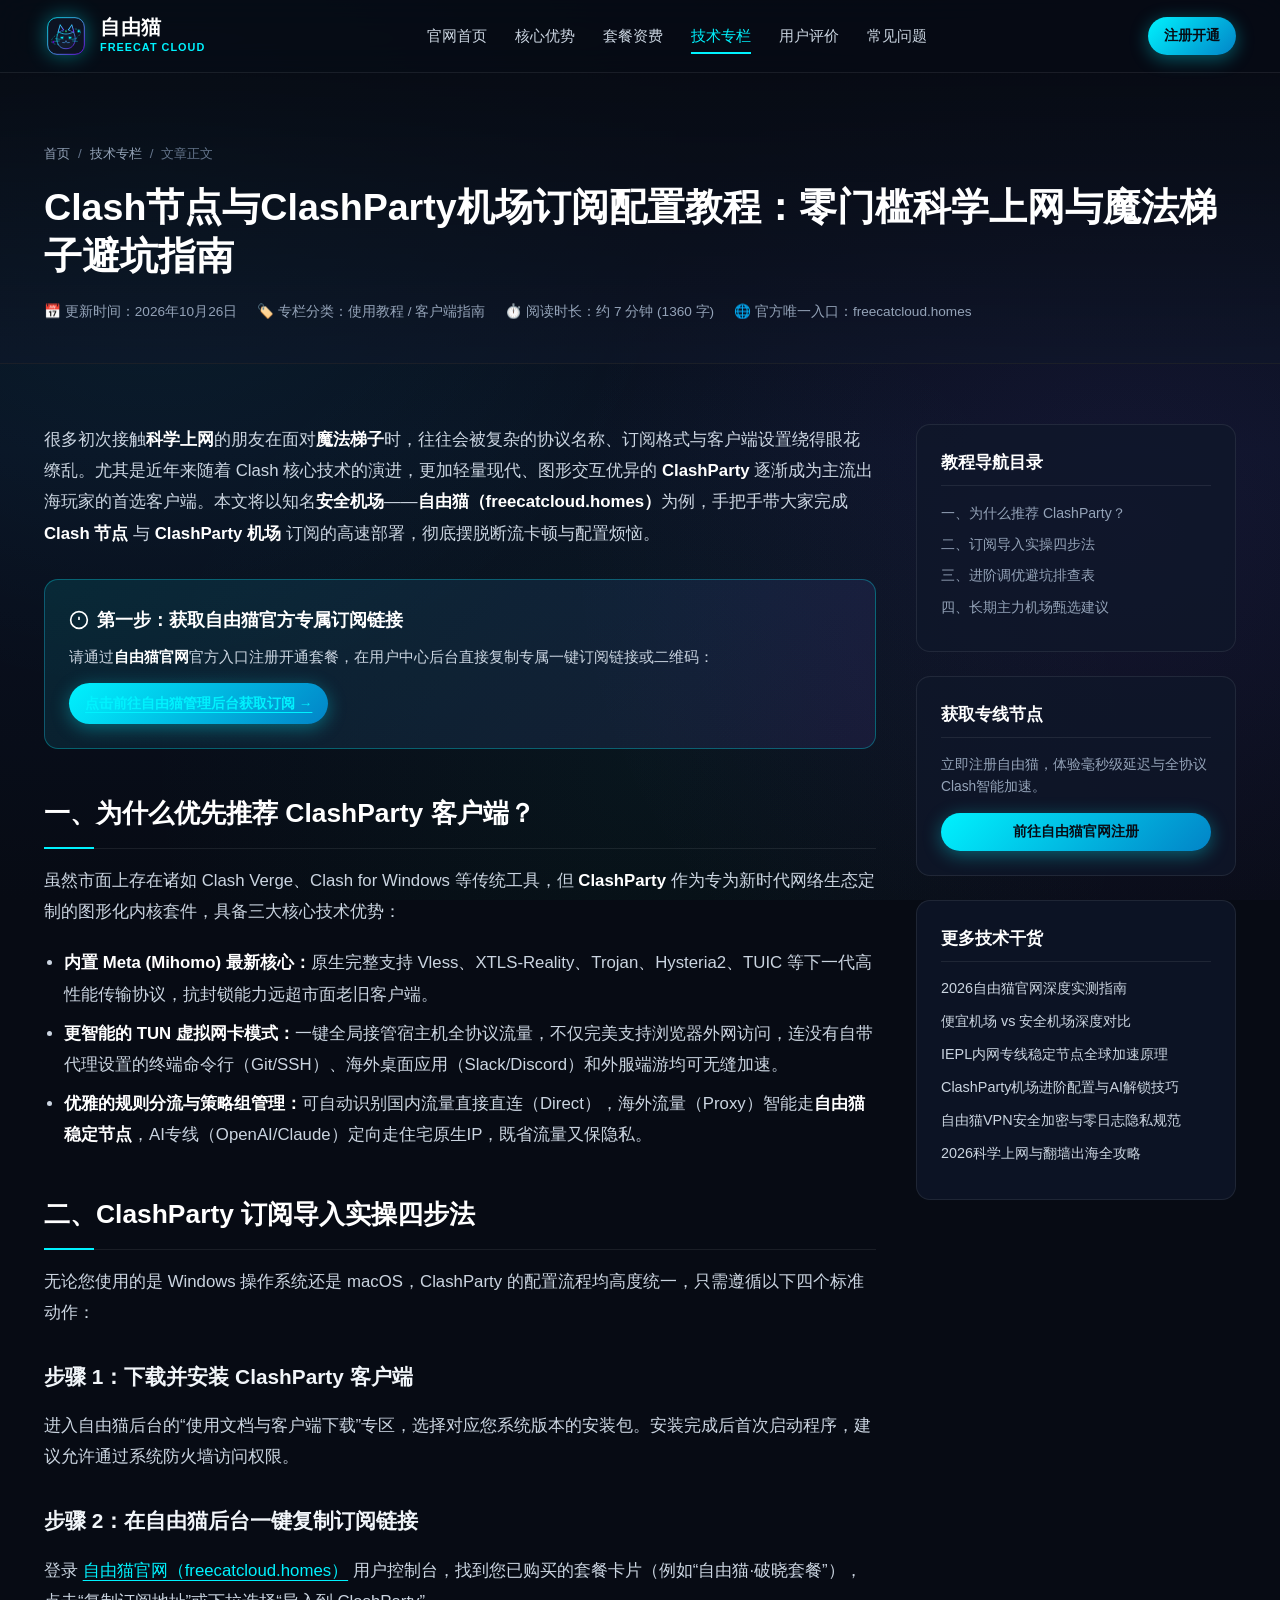
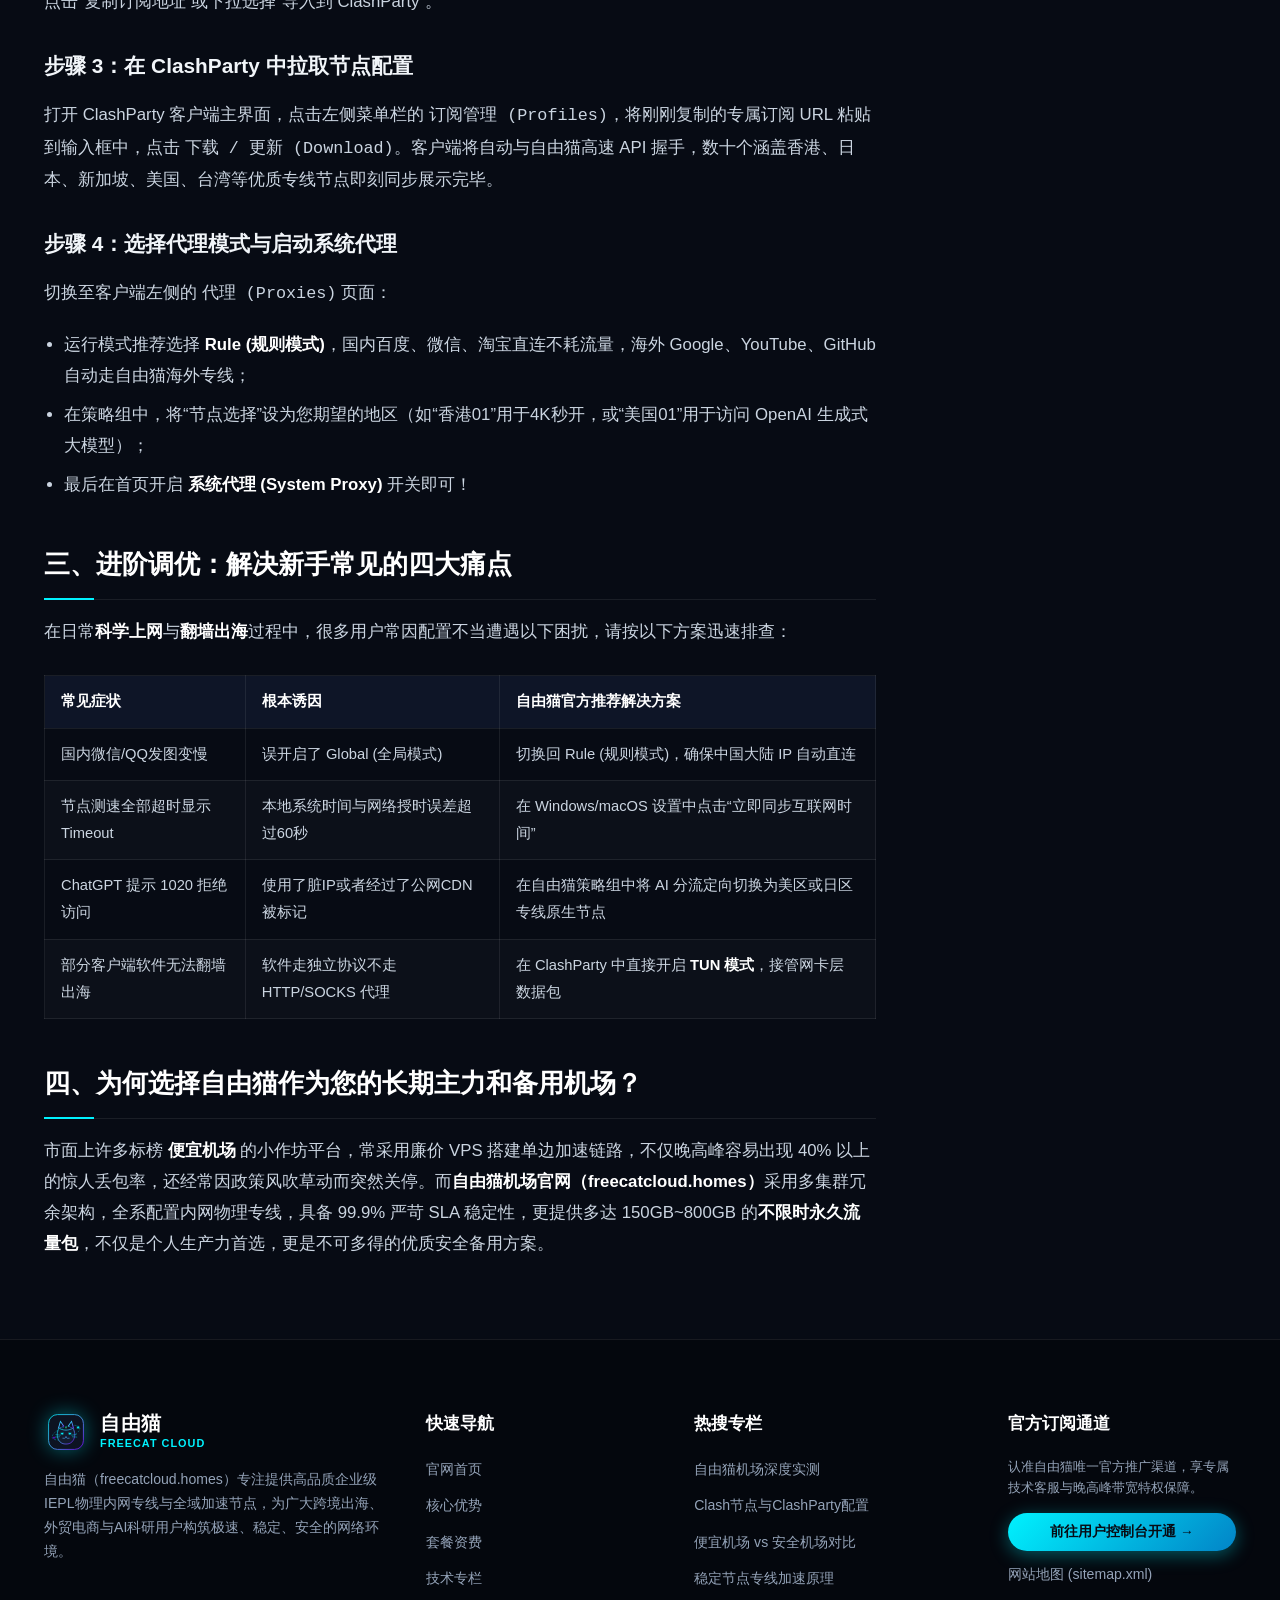
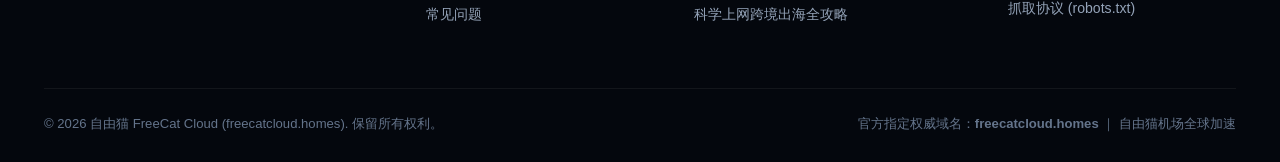
<file: articles/clash-jiedian-clashparty-peizhi-jiaocheng.html>
﻿<!DOCTYPE html>
<html lang="zh-CN">
<head>
  <meta charset="UTF-8">
  <meta name="viewport" content="width=device-width, initial-scale=1.0">
  <title>Clash节点与ClashParty机场订阅配置教程：零门槛科学上网与魔法梯子避坑指南 - 自由猫官网</title>
  <meta name="description" content="2026最新Clash节点与ClashParty机场全平台客户端详细配置教程。手把手指导如何导入自由猫（freecatcloud.homes）一键订阅链接，解决分流规则冲突、TUN模式虚拟网卡接管、晚高峰丢包与DNS泄漏问题，带你轻松玩转科学上网与翻墙出海。">
  <meta name="keywords" content="clash节点, clash机场, clashparty机场, 魔法梯子, 科学上网, 自由猫, 自由猫官网, 自由猫机场, 自由猫机场官网, 稳定节点, 翻墙出海, 全球加速, 便宜机场">
  
  <!-- Canonical & Geo SEO -->
  <link rel="canonical" href="https://freecatcloud.homes/articles/clash-jiedian-clashparty-peizhi-jiaocheng.html">
  <meta name="geo.region" content="HK">
  <meta name="geo.placename" content="Hong Kong">
  <meta name="geo.position" content="22.3193;114.1694">
  <meta name="ICBM" content="22.3193, 114.1694">
  <meta name="robots" content="index, follow">
  
  <!-- Open Graph & Twitter -->
  <meta property="og:type" content="article">
  <meta property="og:title" content="Clash节点与ClashParty机场订阅配置教程：零门槛科学上网与魔法梯子避坑指南">
  <meta property="og:description" content="从下载安装、订阅导入到规则分流，一步步教会新手如何配置Clash与ClashParty客户端使用自由猫IEPL稳定节点。">
  <meta property="og:url" content="https://freecatcloud.homes/articles/clash-jiedian-clashparty-peizhi-jiaocheng.html">
  <meta property="og:site_name" content="自由猫 FreeCat Cloud 官方网络加速">
  <meta name="twitter:card" content="summary">

  <link rel="icon" type="image/svg+xml" href="../images/logo.svg">
  <link rel="stylesheet" href="../css/style.css">

  <!-- Schema.org Article Structured Data -->
  <script type="application/ld+json">
  {
    "@context": "https://schema.org",
    "@type": "BlogPosting",
    "headline": "Clash节点与ClashParty机场订阅配置教程：零门槛科学上网与魔法梯子避坑指南",
    "description": "详解Clash与ClashParty客户端快速导入自由猫机场订阅全流程及核心优化参数。",
    "mainEntityOfPage": {
      "@type": "WebPage",
      "@id": "https://freecatcloud.homes/articles/clash-jiedian-clashparty-peizhi-jiaocheng.html"
    },
    "author": {
      "@type": "Organization",
      "name": "自由猫技术支持组"
    },
    "publisher": {
      "@type": "Organization",
      "name": "自由猫",
      "logo": {
        "@type": "ImageObject",
        "url": "https://freecatcloud.homes/images/logo.svg"
      }
    },
    "datePublished": "2026-10-25T11:00:00+08:00",
    "dateModified": "2026-10-26T14:30:00+08:00"
  }
  </script>
</head>
<body>

  <!-- Site Header -->
  <header class="site-header">
    <div class="container header-inner">
      <a href="../index.html" class="brand-logo-wrap" title="自由猫官网首页">
        <div class="brand-icon-box">
          <img src="../images/logo.svg" alt="自由猫 FreeCat Cloud Logo" width="40" height="40">
        </div>
        <div class="brand-text-group">
          <span class="brand-title">自由猫</span>
          <span class="brand-tagline">FREECAT CLOUD</span>
        </div>
      </a>

      <nav class="main-nav">
        <a href="../index.html" class="nav-link">官网首页</a>
        <a href="../index.html#features" class="nav-link">核心优势</a>
        <a href="../index.html#pricing" class="nav-link">套餐资费</a>
        <a href="./index.html" class="nav-link active">技术专栏</a>
        <a href="../index.html#reviews" class="nav-link">用户评价</a>
        <a href="../index.html#faq" class="nav-link">常见问题</a>
      </nav>

      <div class="header-cta-group">
        <a href="https://varnexa.lingdongaff.com/#/?code=HHoxxHGa" target="_blank" class="btn btn-primary btn-sm btn-pulse">
          注册开通
        </a>
        <div class="mobile-menu-toggle" aria-label="切换移动端导航">
          <span></span>
          <span></span>
          <span></span>
        </div>
      </div>
    </div>
  </header>

  <!-- Article Header Banner -->
  <section class="article-header">
    <div class="container">
      <nav class="breadcrumb-nav">
        <a href="../index.html">首页</a>
        <span>/</span>
        <a href="./index.html">技术专栏</a>
        <span>/</span>
        <span>文章正文</span>
      </nav>
      <h1 class="article-title">Clash节点与ClashParty机场订阅配置教程：零门槛科学上网与魔法梯子避坑指南</h1>
      <div class="article-info-bar">
        <span>📅 更新时间：2026年10月26日</span>
        <span>🏷️ 专栏分类：使用教程 / 客户端指南</span>
        <span>⏱️ 阅读时长：约 7 分钟 (1360 字)</span>
        <span>🌐 官方唯一入口：freecatcloud.homes</span>
      </div>
    </div>
  </section>

  <!-- Article Layout -->
  <section class="article-layout">
    <div class="container article-content-container">
      
      <!-- Main Content -->
      <article class="article-body">
        <p>很多初次接触<strong>科学上网</strong>的朋友在面对<strong>魔法梯子</strong>时，往往会被复杂的协议名称、订阅格式与客户端设置绕得眼花缭乱。尤其是近年来随着 Clash 核心技术的演进，更加轻量现代、图形交互优异的 <strong>ClashParty</strong> 逐渐成为主流出海玩家的首选客户端。本文将以知名<strong>安全机场</strong>——<strong>自由猫（freecatcloud.homes）</strong>为例，手把手带大家完成 <strong>Clash 节点</strong> 与 <strong>ClashParty 机场</strong> 订阅的高速部署，彻底摆脱断流卡顿与配置烦恼。</p>

        <div class="callout-box">
          <div class="callout-title">
            <svg width="20" height="20" viewBox="0 0 24 24" fill="none" stroke="currentColor" stroke-width="2"><circle cx="12" cy="12" r="10"/><line x1="12" y1="8" x2="12" y2="12"/><line x1="12" y1="16" x2="12.01" y2="16"/></svg>
            第一步：获取自由猫官方专属订阅链接
          </div>
          <p style="margin-bottom: 12px; font-size:0.92rem;">请通过<strong>自由猫官网</strong>官方入口注册开通套餐，在用户中心后台直接复制专属一键订阅链接或二维码：</p>
          <a href="https://varnexa.lingdongaff.com/#/?code=HHoxxHGa" target="_blank" class="btn btn-primary btn-sm">
            点击前往自由猫管理后台获取订阅 →
          </a>
        </div>

        <h2 id="step1">一、为什么优先推荐 ClashParty 客户端？</h2>
        <p>虽然市面上存在诸如 Clash Verge、Clash for Windows 等传统工具，但 <strong>ClashParty</strong> 作为专为新时代网络生态定制的图形化内核套件，具备三大核心技术优势：</p>
        <ol>
          <li><strong>内置 Meta (Mihomo) 最新核心：</strong>原生完整支持 Vless、XTLS-Reality、Trojan、Hysteria2、TUIC 等下一代高性能传输协议，抗封锁能力远超市面老旧客户端。</li>
          <li><strong>更智能的 TUN 虚拟网卡模式：</strong>一键全局接管宿主机全协议流量，不仅完美支持浏览器外网访问，连没有自带代理设置的终端命令行（Git/SSH）、海外桌面应用（Slack/Discord）和外服端游均可无缝加速。</li>
          <li><strong>优雅的规则分流与策略组管理：</strong>可自动识别国内流量直接直连（Direct），海外流量（Proxy）智能走<strong>自由猫稳定节点</strong>，AI专线（OpenAI/Claude）定向走住宅原生IP，既省流量又保隐私。</li>
        </ol>

        <h2 id="step2">二、ClashParty 订阅导入实操四步法</h2>
        <p>无论您使用的是 Windows 操作系统还是 macOS，ClashParty 的配置流程均高度统一，只需遵循以下四个标准动作：</p>
        
        <h3>步骤 1：下载并安装 ClashParty 客户端</h3>
        <p>进入自由猫后台的“使用文档与客户端下载”专区，选择对应您系统版本的安装包。安装完成后首次启动程序，建议允许通过系统防火墙访问权限。</p>

        <h3>步骤 2：在自由猫后台一键复制订阅链接</h3>
        <p>登录 <a href="../index.html">自由猫官网（freecatcloud.homes）</a> 用户控制台，找到您已购买的套餐卡片（例如“自由猫·破晓套餐”），点击“复制订阅地址”或下拉选择“导入到 ClashParty”。</p>

        <h3>步骤 3：在 ClashParty 中拉取节点配置</h3>
        <p>打开 ClashParty 客户端主界面，点击左侧菜单栏的 <code>订阅管理 (Profiles)</code>，将刚刚复制的专属订阅 URL 粘贴到输入框中，点击 <code>下载 / 更新 (Download)</code>。客户端将自动与自由猫高速 API 握手，数十个涵盖香港、日本、新加坡、美国、台湾等优质专线节点即刻同步展示完毕。</p>

        <h3>步骤 4：选择代理模式与启动系统代理</h3>
        <p>切换至客户端左侧的 <code>代理 (Proxies)</code> 页面：</p>
        <ul>
          <li>运行模式推荐选择 <strong>Rule (规则模式)</strong>，国内百度、微信、淘宝直连不耗流量，海外 Google、YouTube、GitHub 自动走自由猫海外专线；</li>
          <li>在策略组中，将“节点选择”设为您期望的地区（如“香港01”用于4K秒开，或“美国01”用于访问 OpenAI 生成式大模型）；</li>
          <li>最后在首页开启 <strong>系统代理 (System Proxy)</strong> 开关即可！</li>
        </ul>

        <h2 id="step3">三、进阶调优：解决新手常见的四大痛点</h2>
        <p>在日常<strong>科学上网</strong>与<strong>翻墙出海</strong>过程中，很多用户常因配置不当遭遇以下困扰，请按以下方案迅速排查：</p>

        <table>
          <thead>
            <tr>
              <th>常见症状</th>
              <th>根本诱因</th>
              <th>自由猫官方推荐解决方案</th>
            </tr>
          </thead>
          <tbody>
            <tr>
              <td>国内微信/QQ发图变慢</td>
              <td>误开启了 Global (全局模式)</td>
              <td>切换回 Rule (规则模式)，确保中国大陆 IP 自动直连</td>
            </tr>
            <tr>
              <td>节点测速全部超时显示 Timeout</td>
              <td>本地系统时间与网络授时误差超过60秒</td>
              <td>在 Windows/macOS 设置中点击“立即同步互联网时间”</td>
            </tr>
            <tr>
              <td>ChatGPT 提示 1020 拒绝访问</td>
              <td>使用了脏IP或者经过了公网CDN被标记</td>
              <td>在自由猫策略组中将 AI 分流定向切换为美区或日区专线原生节点</td>
            </tr>
            <tr>
              <td>部分客户端软件无法翻墙出海</td>
              <td>软件走独立协议不走 HTTP/SOCKS 代理</td>
              <td>在 ClashParty 中直接开启 <strong>TUN 模式</strong>，接管网卡层数据包</td>
            </tr>
          </tbody>
        </table>

        <h2 id="step4">四、为何选择自由猫作为您的长期主力和备用机场？</h2>
        <p>市面上许多标榜 <strong>便宜机场</strong> 的小作坊平台，常采用廉价 VPS 搭建单边加速链路，不仅晚高峰容易出现 40% 以上的惊人丢包率，还经常因政策风吹草动而突然关停。而<strong>自由猫机场官网（freecatcloud.homes）</strong>采用多集群冗余架构，全系配置内网物理专线，具备 99.9% 严苛 SLA 稳定性，更提供多达 150GB~800GB 的<strong>不限时永久流量包</strong>，不仅是个人生产力首选，更是不可多得的优质安全备用方案。</p>
      </article>

      <!-- Sidebar -->
      <aside class="article-sidebar">
        <div class="sidebar-card">
          <h3 class="sidebar-title">教程导航目录</h3>
          <ul class="toc-list">
            <li><a href="#step1" class="toc-link">一、为什么推荐 ClashParty？</a></li>
            <li><a href="#step2" class="toc-link">二、订阅导入实操四步法</a></li>
            <li><a href="#step3" class="toc-link">三、进阶调优避坑排查表</a></li>
            <li><a href="#step4" class="toc-link">四、长期主力机场甄选建议</a></li>
          </ul>
        </div>

        <div class="sidebar-card">
          <h3 class="sidebar-title">获取专线节点</h3>
          <p style="font-size:0.86rem; color:var(--text-sub); margin-bottom:14px;">
            立即注册自由猫，体验毫秒级延迟与全协议Clash智能加速。
          </p>
          <a href="https://varnexa.lingdongaff.com/#/?code=HHoxxHGa" target="_blank" class="btn btn-primary btn-sm" style="width:100%;">
            前往自由猫官网注册
          </a>
        </div>

        <div class="sidebar-card">
          <h3 class="sidebar-title">更多技术干货</h3>
          <ul class="related-posts-list">
            <li><a href="./ziyoumao-jichang-tuijian-pingce.html" class="related-post-link">2026自由猫官网深度实测指南</a></li>
            <li><a href="./pianyi-jichang-vs-anquan-jichang-duibi.html" class="related-post-link">便宜机场 vs 安全机场深度对比</a></li>
            <li><a href="./wending-jiedian-quanqiu-jiasu-yuanli.html" class="related-post-link">IEPL内网专线稳定节点全球加速原理</a></li>
            <li><a href="./clashparty-jichang-shiyong-jiqiao.html" class="related-post-link">ClashParty机场进阶配置与AI解锁技巧</a></li>
            <li><a href="./ziyoumao-vpn-anquan-jiami-xieyi.html" class="related-post-link">自由猫VPN安全加密与零日志隐私规范</a></li>
            <li><a href="./kexue-shangwang-chuhai-bikan-zhinan.html" class="related-post-link">2026科学上网与翻墙出海全攻略</a></li>
          </ul>
        </div>
      </aside>

    </div>
  </section>

  <!-- Site Footer -->
  <footer class="site-footer">
    <div class="container">
      <div class="footer-top-grid">
        <div class="footer-brand">
          <div class="brand-logo-wrap">
            <div class="brand-icon-box">
              <img src="../images/logo.svg" alt="自由猫 Logo" width="38" height="38">
            </div>
            <div class="brand-text-group">
              <span class="brand-title">自由猫</span>
              <span class="brand-tagline">FREECAT CLOUD</span>
            </div>
          </div>
          <p>
            自由猫（freecatcloud.homes）专注提供高品质企业级IEPL物理内网专线与全域加速节点，为广大跨境出海、外贸电商与AI科研用户构筑极速、稳定、安全的网络环境。
          </p>
        </div>

        <div>
          <h4 class="footer-heading">快速导航</h4>
          <ul class="footer-links-list">
            <li><a href="../index.html" class="footer-link">官网首页</a></li>
            <li><a href="../index.html#features" class="footer-link">核心优势</a></li>
            <li><a href="../index.html#pricing" class="footer-link">套餐资费</a></li>
            <li><a href="./index.html" class="footer-link">技术专栏</a></li>
            <li><a href="../index.html#faq" class="footer-link">常见问题</a></li>
          </ul>
        </div>

        <div>
          <h4 class="footer-heading">热搜专栏</h4>
          <ul class="footer-links-list">
            <li><a href="./ziyoumao-jichang-tuijian-pingce.html" class="footer-link">自由猫机场深度实测</a></li>
            <li><a href="./clash-jiedian-clashparty-peizhi-jiaocheng.html" class="footer-link">Clash节点与ClashParty配置</a></li>
            <li><a href="./pianyi-jichang-vs-anquan-jichang-duibi.html" class="footer-link">便宜机场 vs 安全机场对比</a></li>
            <li><a href="./wending-jiedian-quanqiu-jiasu-yuanli.html" class="footer-link">稳定节点专线加速原理</a></li>
            <li><a href="./kexue-shangwang-chuhai-bikan-zhinan.html" class="footer-link">科学上网跨境出海全攻略</a></li>
          </ul>
        </div>

        <div>
          <h4 class="footer-heading">官方订阅通道</h4>
          <p style="font-size:0.84rem; color:var(--text-sub); line-height:1.6; margin-bottom:14px;">
            认准自由猫唯一官方推广渠道，享专属技术客服与晚高峰带宽特权保障。
          </p>
          <a href="https://varnexa.lingdongaff.com/#/?code=HHoxxHGa" target="_blank" class="btn btn-primary btn-sm" style="width:100%; margin-bottom:12px;">
            前往用户控制台开通 →
          </a>
          <ul class="footer-links-list" style="font-size:0.82rem;">
            <li><a href="../sitemap.xml" class="footer-link">网站地图 (sitemap.xml)</a></li>
            <li><a href="../robots.txt" class="footer-link">抓取协议 (robots.txt)</a></li>
          </ul>
        </div>
      </div>

      <!-- 底部版权栏 -->
      <div class="footer-bottom-bar">
        <div>
          &copy; 2026 自由猫 FreeCat Cloud (freecatcloud.homes). 保留所有权利。
        </div>
        <div>
          官方指定权威域名：<strong>freecatcloud.homes</strong> ｜ 自由猫机场全球加速
        </div>
      </div>
    </div>
  </footer>

  <script src="../js/main.js"></script>
</body>
</html>
</file>
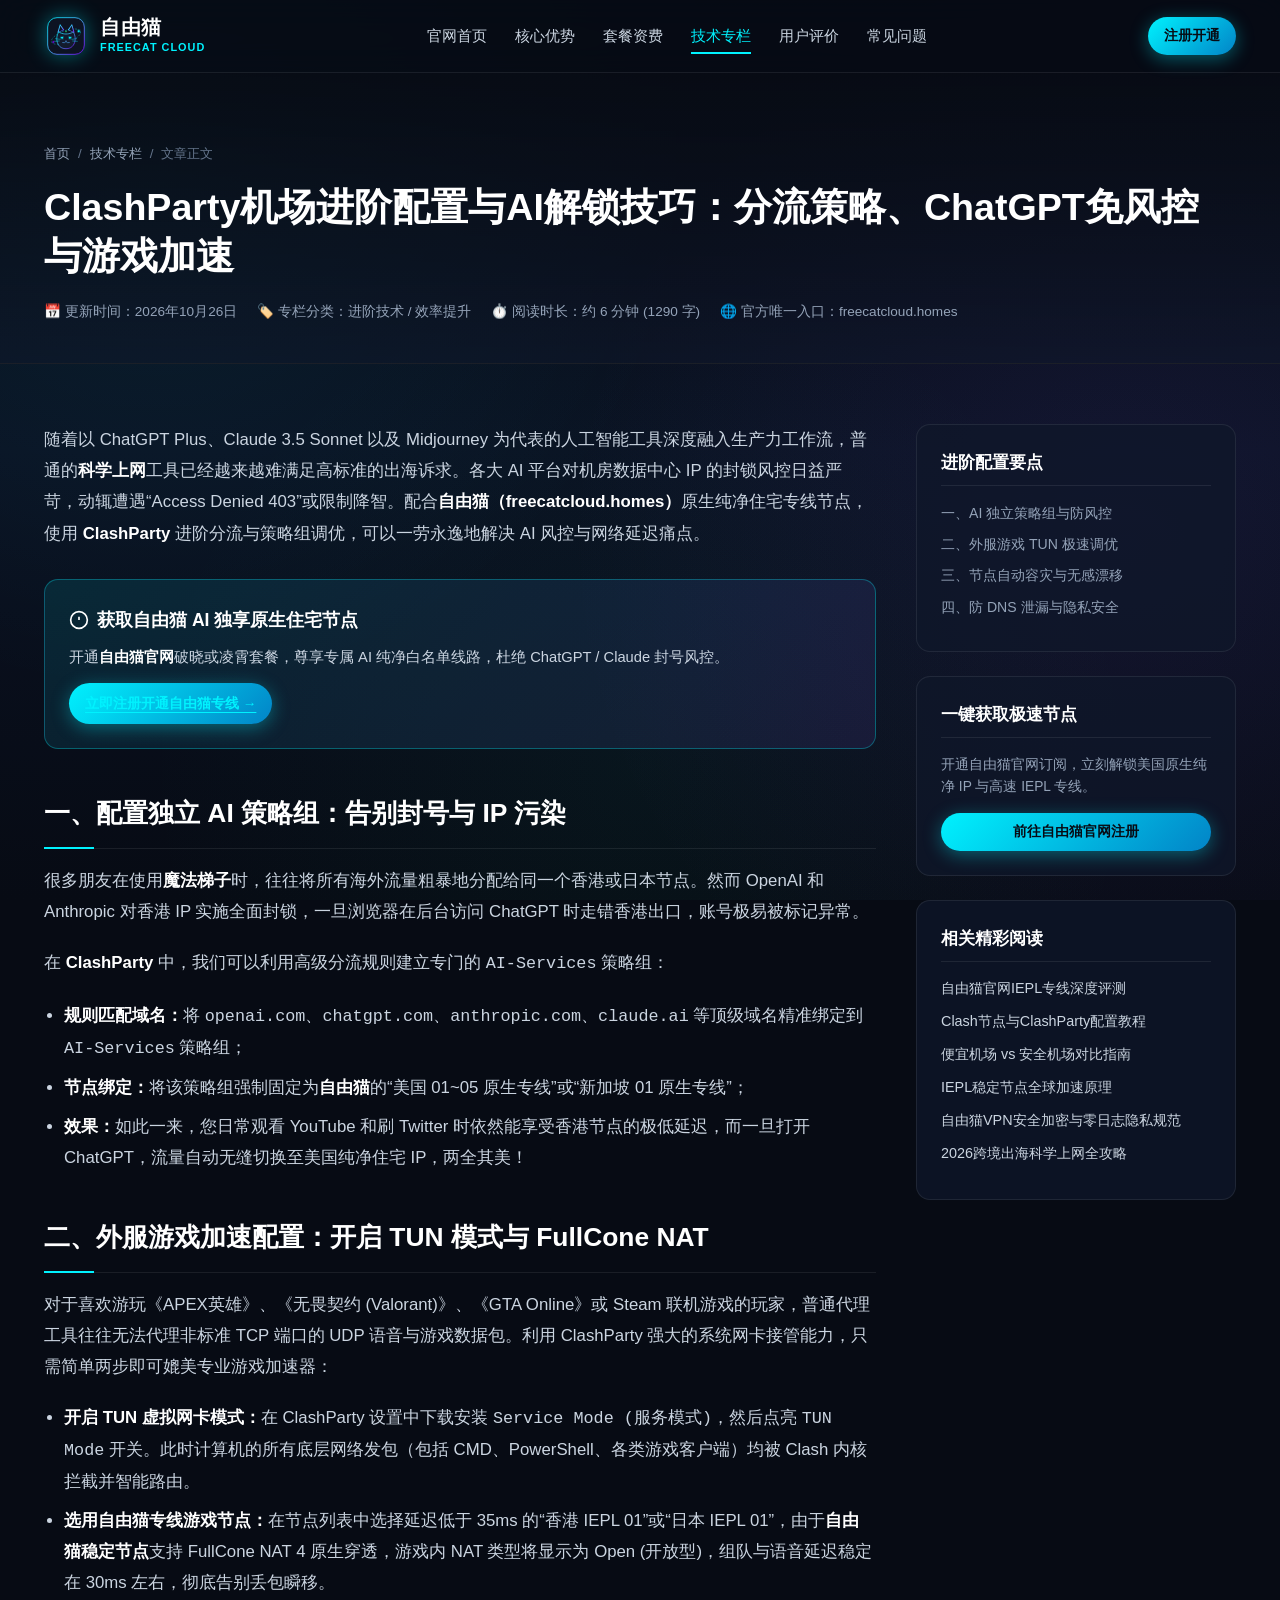
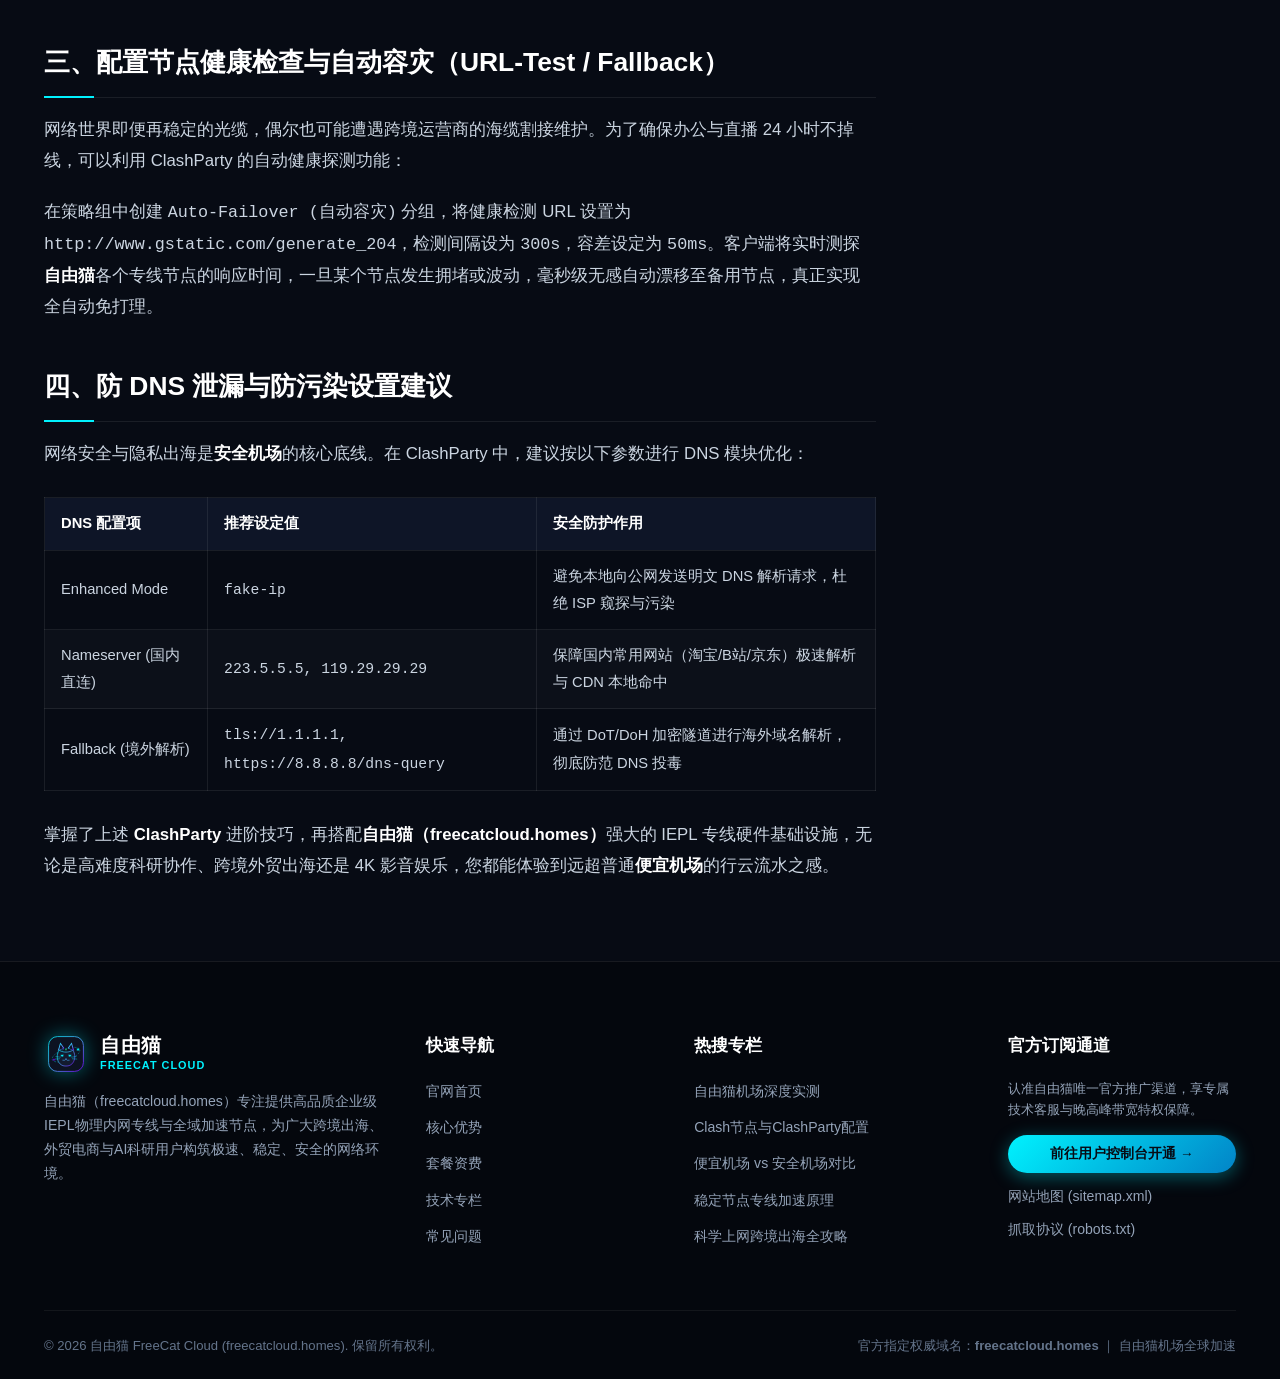
<file: articles/clashparty-jichang-shiyong-jiqiao.html>
﻿<!DOCTYPE html>
<html lang="zh-CN">
<head>
  <meta charset="UTF-8">
  <meta name="viewport" content="width=device-width, initial-scale=1.0">
  <title>ClashParty机场进阶配置与AI解锁技巧：分流策略、ChatGPT免风控与游戏加速 - 自由猫官网</title>
  <meta name="description" content="深入探索ClashParty客户端在自由猫机场（freecatcloud.homes）下的高级玩家配置技巧。详解自定义规则分流、覆写配置（Script/Mixin）、OpenAI ChatGPT与Claude 3.5住宅IP白名单防风控策略、UDP游戏低延迟优化与故障自动切换模式。">
  <meta name="keywords" content="clashparty机场, clash节点, 科学上网, 魔法梯子, 翻墙出海, 自由猫, 自由猫官网, 自由猫机场, 稳定节点, 全球加速, 便宜机场">
  
  <!-- Canonical & Geo SEO -->
  <link rel="canonical" href="https://freecatcloud.homes/articles/clashparty-jichang-shiyong-jiqiao.html">
  <meta name="geo.region" content="HK">
  <meta name="geo.placename" content="Hong Kong">
  <meta name="geo.position" content="22.3193;114.1694">
  <meta name="ICBM" content="22.3193, 114.1694">
  <meta name="robots" content="index, follow">
  
  <!-- Open Graph & Twitter -->
  <meta property="og:type" content="article">
  <meta property="og:title" content="ClashParty机场进阶配置与AI解锁技巧：分流策略、ChatGPT免风控与游戏加速">
  <meta property="og:description" content="解锁ClashParty与自由猫稳定节点的高级玩法，包含规则自定义、AI防封号专线分流与超低延迟游戏节点配置。">
  <meta property="og:url" content="https://freecatcloud.homes/articles/clashparty-jichang-shiyong-jiqiao.html">
  <meta property="og:site_name" content="自由猫 FreeCat Cloud 官方网络加速">
  <meta name="twitter:card" content="summary">

  <link rel="icon" type="image/svg+xml" href="../images/logo.svg">
  <link rel="stylesheet" href="../css/style.css">

  <!-- Schema.org Article Structured Data -->
  <script type="application/ld+json">
  {
    "@context": "https://schema.org",
    "@type": "BlogPosting",
    "headline": "ClashParty机场进阶配置与AI解锁技巧：分流策略、ChatGPT免风控与游戏加速",
    "description": "详解ClashParty高级规则分流、海外生成式AI免封控防降智配置及游戏专线调优方法。",
    "mainEntityOfPage": {
      "@type": "WebPage",
      "@id": "https://freecatcloud.homes/articles/clashparty-jichang-shiyong-jiqiao.html"
    },
    "author": {
      "@type": "Organization",
      "name": "自由猫高级极客组"
    },
    "publisher": {
      "@type": "Organization",
      "name": "自由猫",
      "logo": {
        "@type": "ImageObject",
        "url": "https://freecatcloud.homes/images/logo.svg"
      }
    },
    "datePublished": "2026-10-22T16:00:00+08:00",
    "dateModified": "2026-10-26T15:00:00+08:00"
  }
  </script>
</head>
<body>

  <!-- Site Header -->
  <header class="site-header">
    <div class="container header-inner">
      <a href="../index.html" class="brand-logo-wrap" title="自由猫官网首页">
        <div class="brand-icon-box">
          <img src="../images/logo.svg" alt="自由猫 FreeCat Cloud Logo" width="40" height="40">
        </div>
        <div class="brand-text-group">
          <span class="brand-title">自由猫</span>
          <span class="brand-tagline">FREECAT CLOUD</span>
        </div>
      </a>

      <nav class="main-nav">
        <a href="../index.html" class="nav-link">官网首页</a>
        <a href="../index.html#features" class="nav-link">核心优势</a>
        <a href="../index.html#pricing" class="nav-link">套餐资费</a>
        <a href="./index.html" class="nav-link active">技术专栏</a>
        <a href="../index.html#reviews" class="nav-link">用户评价</a>
        <a href="../index.html#faq" class="nav-link">常见问题</a>
      </nav>

      <div class="header-cta-group">
        <a href="https://varnexa.lingdongaff.com/#/?code=HHoxxHGa" target="_blank" class="btn btn-primary btn-sm btn-pulse">
          注册开通
        </a>
        <div class="mobile-menu-toggle" aria-label="切换移动端导航">
          <span></span>
          <span></span>
          <span></span>
        </div>
      </div>
    </div>
  </header>

  <!-- Article Header Banner -->
  <section class="article-header">
    <div class="container">
      <nav class="breadcrumb-nav">
        <a href="../index.html">首页</a>
        <span>/</span>
        <a href="./index.html">技术专栏</a>
        <span>/</span>
        <span>文章正文</span>
      </nav>
      <h1 class="article-title">ClashParty机场进阶配置与AI解锁技巧：分流策略、ChatGPT免风控与游戏加速</h1>
      <div class="article-info-bar">
        <span>📅 更新时间：2026年10月26日</span>
        <span>🏷️ 专栏分类：进阶技术 / 效率提升</span>
        <span>⏱️ 阅读时长：约 6 分钟 (1290 字)</span>
        <span>🌐 官方唯一入口：freecatcloud.homes</span>
      </div>
    </div>
  </section>

  <!-- Article Layout -->
  <section class="article-layout">
    <div class="container article-content-container">
      
      <!-- Main Content -->
      <article class="article-body">
        <p>随着以 ChatGPT Plus、Claude 3.5 Sonnet 以及 Midjourney 为代表的人工智能工具深度融入生产力工作流，普通的<strong>科学上网</strong>工具已经越来越难满足高标准的出海诉求。各大 AI 平台对机房数据中心 IP 的封锁风控日益严苛，动辄遭遇“Access Denied 403”或限制降智。配合<strong>自由猫（freecatcloud.homes）</strong>原生纯净住宅专线节点，使用 <strong>ClashParty</strong> 进阶分流与策略组调优，可以一劳永逸地解决 AI 风控与网络延迟痛点。</p>

        <div class="callout-box">
          <div class="callout-title">
            <svg width="20" height="20" viewBox="0 0 24 24" fill="none" stroke="currentColor" stroke-width="2"><circle cx="12" cy="12" r="10"/><line x1="12" y1="8" x2="12" y2="12"/><line x1="12" y1="16" x2="12.01" y2="16"/></svg>
            获取自由猫 AI 独享原生住宅节点
          </div>
          <p style="margin-bottom: 12px; font-size:0.92rem;">开通<strong>自由猫官网</strong>破晓或凌霄套餐，尊享专属 AI 纯净白名单线路，杜绝 ChatGPT / Claude 封号风控。</p>
          <a href="https://varnexa.lingdongaff.com/#/?code=HHoxxHGa" target="_blank" class="btn btn-primary btn-sm">
            立即注册开通自由猫专线 →
          </a>
        </div>

        <h2 id="ai-routing">一、配置独立 AI 策略组：告别封号与 IP 污染</h2>
        <p>很多朋友在使用<strong>魔法梯子</strong>时，往往将所有海外流量粗暴地分配给同一个香港或日本节点。然而 OpenAI 和 Anthropic 对香港 IP 实施全面封锁，一旦浏览器在后台访问 ChatGPT 时走错香港出口，账号极易被标记异常。</p>
        <p>在 <strong>ClashParty</strong> 中，我们可以利用高级分流规则建立专门的 <code>AI-Services</code> 策略组：</p>
        <ul>
          <li><strong>规则匹配域名：</strong>将 <code>openai.com</code>、<code>chatgpt.com</code>、<code>anthropic.com</code>、<code>claude.ai</code> 等顶级域名精准绑定到 <code>AI-Services</code> 策略组；</li>
          <li><strong>节点绑定：</strong>将该策略组强制固定为<strong>自由猫</strong>的“美国 01~05 原生专线”或“新加坡 01 原生专线”；</li>
          <li><strong>效果：</strong>如此一来，您日常观看 YouTube 和刷 Twitter 时依然能享受香港节点的极低延迟，而一旦打开 ChatGPT，流量自动无缝切换至美国纯净住宅 IP，两全其美！</li>
        </ul>

        <h2 id="game-optimization">二、外服游戏加速配置：开启 TUN 模式与 FullCone NAT</h2>
        <p>对于喜欢游玩《APEX英雄》、《无畏契约 (Valorant)》、《GTA Online》或 Steam 联机游戏的玩家，普通代理工具往往无法代理非标准 TCP 端口的 UDP 语音与游戏数据包。利用 ClashParty 强大的系统网卡接管能力，只需简单两步即可媲美专业游戏加速器：</p>
        <ol>
          <li><strong>开启 TUN 虚拟网卡模式：</strong>在 ClashParty 设置中下载安装 <code>Service Mode (服务模式)</code>，然后点亮 <code>TUN Mode</code> 开关。此时计算机的所有底层网络发包（包括 CMD、PowerShell、各类游戏客户端）均被 Clash 内核拦截并智能路由。</li>
          <li><strong>选用自由猫专线游戏节点：</strong>在节点列表中选择延迟低于 35ms 的“香港 IEPL 01”或“日本 IEPL 01”，由于<strong>自由猫稳定节点</strong>支持 FullCone NAT 4 原生穿透，游戏内 NAT 类型将显示为 Open (开放型)，组队与语音延迟稳定在 30ms 左右，彻底告别丢包瞬移。</li>
        </ol>

        <h2 id="auto-failover">三、配置节点健康检查与自动容灾（URL-Test / Fallback）</h2>
        <p>网络世界即便再稳定的光缆，偶尔也可能遭遇跨境运营商的海缆割接维护。为了确保办公与直播 24 小时不掉线，可以利用 ClashParty 的自动健康探测功能：</p>
        <p>在策略组中创建 <code>Auto-Failover (自动容灾)</code> 分组，将健康检测 URL 设置为 <code>http://www.gstatic.com/generate_204</code>，检测间隔设为 <code>300s</code>，容差设定为 <code>50ms</code>。客户端将实时测探<strong>自由猫</strong>各个专线节点的响应时间，一旦某个节点发生拥堵或波动，毫秒级无感自动漂移至备用节点，真正实现全自动免打理。</p>

        <h2 id="dns-leak">四、防 DNS 泄漏与防污染设置建议</h2>
        <p>网络安全与隐私出海是<strong>安全机场</strong>的核心底线。在 ClashParty 中，建议按以下参数进行 DNS 模块优化：</p>
        <table>
          <thead>
            <tr>
              <th>DNS 配置项</th>
              <th>推荐设定值</th>
              <th>安全防护作用</th>
            </tr>
          </thead>
          <tbody>
            <tr>
              <td>Enhanced Mode</td>
              <td><code>fake-ip</code></td>
              <td>避免本地向公网发送明文 DNS 解析请求，杜绝 ISP 窥探与污染</td>
            </tr>
            <tr>
              <td>Nameserver (国内直连)</td>
              <td><code>223.5.5.5, 119.29.29.29</code></td>
              <td>保障国内常用网站（淘宝/B站/京东）极速解析与 CDN 本地命中</td>
            </tr>
            <tr>
              <td>Fallback (境外解析)</td>
              <td><code>tls://1.1.1.1, https://8.8.8.8/dns-query</code></td>
              <td>通过 DoT/DoH 加密隧道进行海外域名解析，彻底防范 DNS 投毒</td>
            </tr>
          </tbody>
        </table>

        <p>掌握了上述 <strong>ClashParty</strong> 进阶技巧，再搭配<strong>自由猫（freecatcloud.homes）</strong>强大的 IEPL 专线硬件基础设施，无论是高难度科研协作、跨境外贸出海还是 4K 影音娱乐，您都能体验到远超普通<strong>便宜机场</strong>的行云流水之感。</p>
      </article>

      <!-- Sidebar -->
      <aside class="article-sidebar">
        <div class="sidebar-card">
          <h3 class="sidebar-title">进阶配置要点</h3>
          <ul class="toc-list">
            <li><a href="#ai-routing" class="toc-link">一、AI 独立策略组与防风控</a></li>
            <li><a href="#game-optimization" class="toc-link">二、外服游戏 TUN 极速调优</a></li>
            <li><a href="#auto-failover" class="toc-link">三、节点自动容灾与无感漂移</a></li>
            <li><a href="#dns-leak" class="toc-link">四、防 DNS 泄漏与隐私安全</a></li>
          </ul>
        </div>

        <div class="sidebar-card">
          <h3 class="sidebar-title">一键获取极速节点</h3>
          <p style="font-size:0.86rem; color:var(--text-sub); margin-bottom:14px;">
            开通自由猫官网订阅，立刻解锁美国原生纯净 IP 与高速 IEPL 专线。
          </p>
          <a href="https://varnexa.lingdongaff.com/#/?code=HHoxxHGa" target="_blank" class="btn btn-primary btn-sm" style="width:100%;">
            前往自由猫官网注册
          </a>
        </div>

        <div class="sidebar-card">
          <h3 class="sidebar-title">相关精彩阅读</h3>
          <ul class="related-posts-list">
            <li><a href="./ziyoumao-jichang-tuijian-pingce.html" class="related-post-link">自由猫官网IEPL专线深度评测</a></li>
            <li><a href="./clash-jiedian-clashparty-peizhi-jiaocheng.html" class="related-post-link">Clash节点与ClashParty配置教程</a></li>
            <li><a href="./pianyi-jichang-vs-anquan-jichang-duibi.html" class="related-post-link">便宜机场 vs 安全机场对比指南</a></li>
            <li><a href="./wending-jiedian-quanqiu-jiasu-yuanli.html" class="related-post-link">IEPL稳定节点全球加速原理</a></li>
            <li><a href="./ziyoumao-vpn-anquan-jiami-xieyi.html" class="related-post-link">自由猫VPN安全加密与零日志隐私规范</a></li>
            <li><a href="./kexue-shangwang-chuhai-bikan-zhinan.html" class="related-post-link">2026跨境出海科学上网全攻略</a></li>
          </ul>
        </div>
      </aside>

    </div>
  </section>

  <!-- Site Footer -->
  <footer class="site-footer">
    <div class="container">
      <div class="footer-top-grid">
        <div class="footer-brand">
          <div class="brand-logo-wrap">
            <div class="brand-icon-box">
              <img src="../images/logo.svg" alt="自由猫 Logo" width="38" height="38">
            </div>
            <div class="brand-text-group">
              <span class="brand-title">自由猫</span>
              <span class="brand-tagline">FREECAT CLOUD</span>
            </div>
          </div>
          <p>
            自由猫（freecatcloud.homes）专注提供高品质企业级IEPL物理内网专线与全域加速节点，为广大跨境出海、外贸电商与AI科研用户构筑极速、稳定、安全的网络环境。
          </p>
        </div>

        <div>
          <h4 class="footer-heading">快速导航</h4>
          <ul class="footer-links-list">
            <li><a href="../index.html" class="footer-link">官网首页</a></li>
            <li><a href="../index.html#features" class="footer-link">核心优势</a></li>
            <li><a href="../index.html#pricing" class="footer-link">套餐资费</a></li>
            <li><a href="./index.html" class="footer-link">技术专栏</a></li>
            <li><a href="../index.html#faq" class="footer-link">常见问题</a></li>
          </ul>
        </div>

        <div>
          <h4 class="footer-heading">热搜专栏</h4>
          <ul class="footer-links-list">
            <li><a href="./ziyoumao-jichang-tuijian-pingce.html" class="footer-link">自由猫机场深度实测</a></li>
            <li><a href="./clash-jiedian-clashparty-peizhi-jiaocheng.html" class="footer-link">Clash节点与ClashParty配置</a></li>
            <li><a href="./pianyi-jichang-vs-anquan-jichang-duibi.html" class="footer-link">便宜机场 vs 安全机场对比</a></li>
            <li><a href="./wending-jiedian-quanqiu-jiasu-yuanli.html" class="footer-link">稳定节点专线加速原理</a></li>
            <li><a href="./kexue-shangwang-chuhai-bikan-zhinan.html" class="footer-link">科学上网跨境出海全攻略</a></li>
          </ul>
        </div>

        <div>
          <h4 class="footer-heading">官方订阅通道</h4>
          <p style="font-size:0.84rem; color:var(--text-sub); line-height:1.6; margin-bottom:14px;">
            认准自由猫唯一官方推广渠道，享专属技术客服与晚高峰带宽特权保障。
          </p>
          <a href="https://varnexa.lingdongaff.com/#/?code=HHoxxHGa" target="_blank" class="btn btn-primary btn-sm" style="width:100%; margin-bottom:12px;">
            前往用户控制台开通 →
          </a>
          <ul class="footer-links-list" style="font-size:0.82rem;">
            <li><a href="../sitemap.xml" class="footer-link">网站地图 (sitemap.xml)</a></li>
            <li><a href="../robots.txt" class="footer-link">抓取协议 (robots.txt)</a></li>
          </ul>
        </div>
      </div>

      <!-- 底部版权栏 -->
      <div class="footer-bottom-bar">
        <div>
          &copy; 2026 自由猫 FreeCat Cloud (freecatcloud.homes). 保留所有权利。
        </div>
        <div>
          官方指定权威域名：<strong>freecatcloud.homes</strong> ｜ 自由猫机场全球加速
        </div>
      </div>
    </div>
  </footer>

  <script src="../js/main.js"></script>
</body>
</html>
</file>
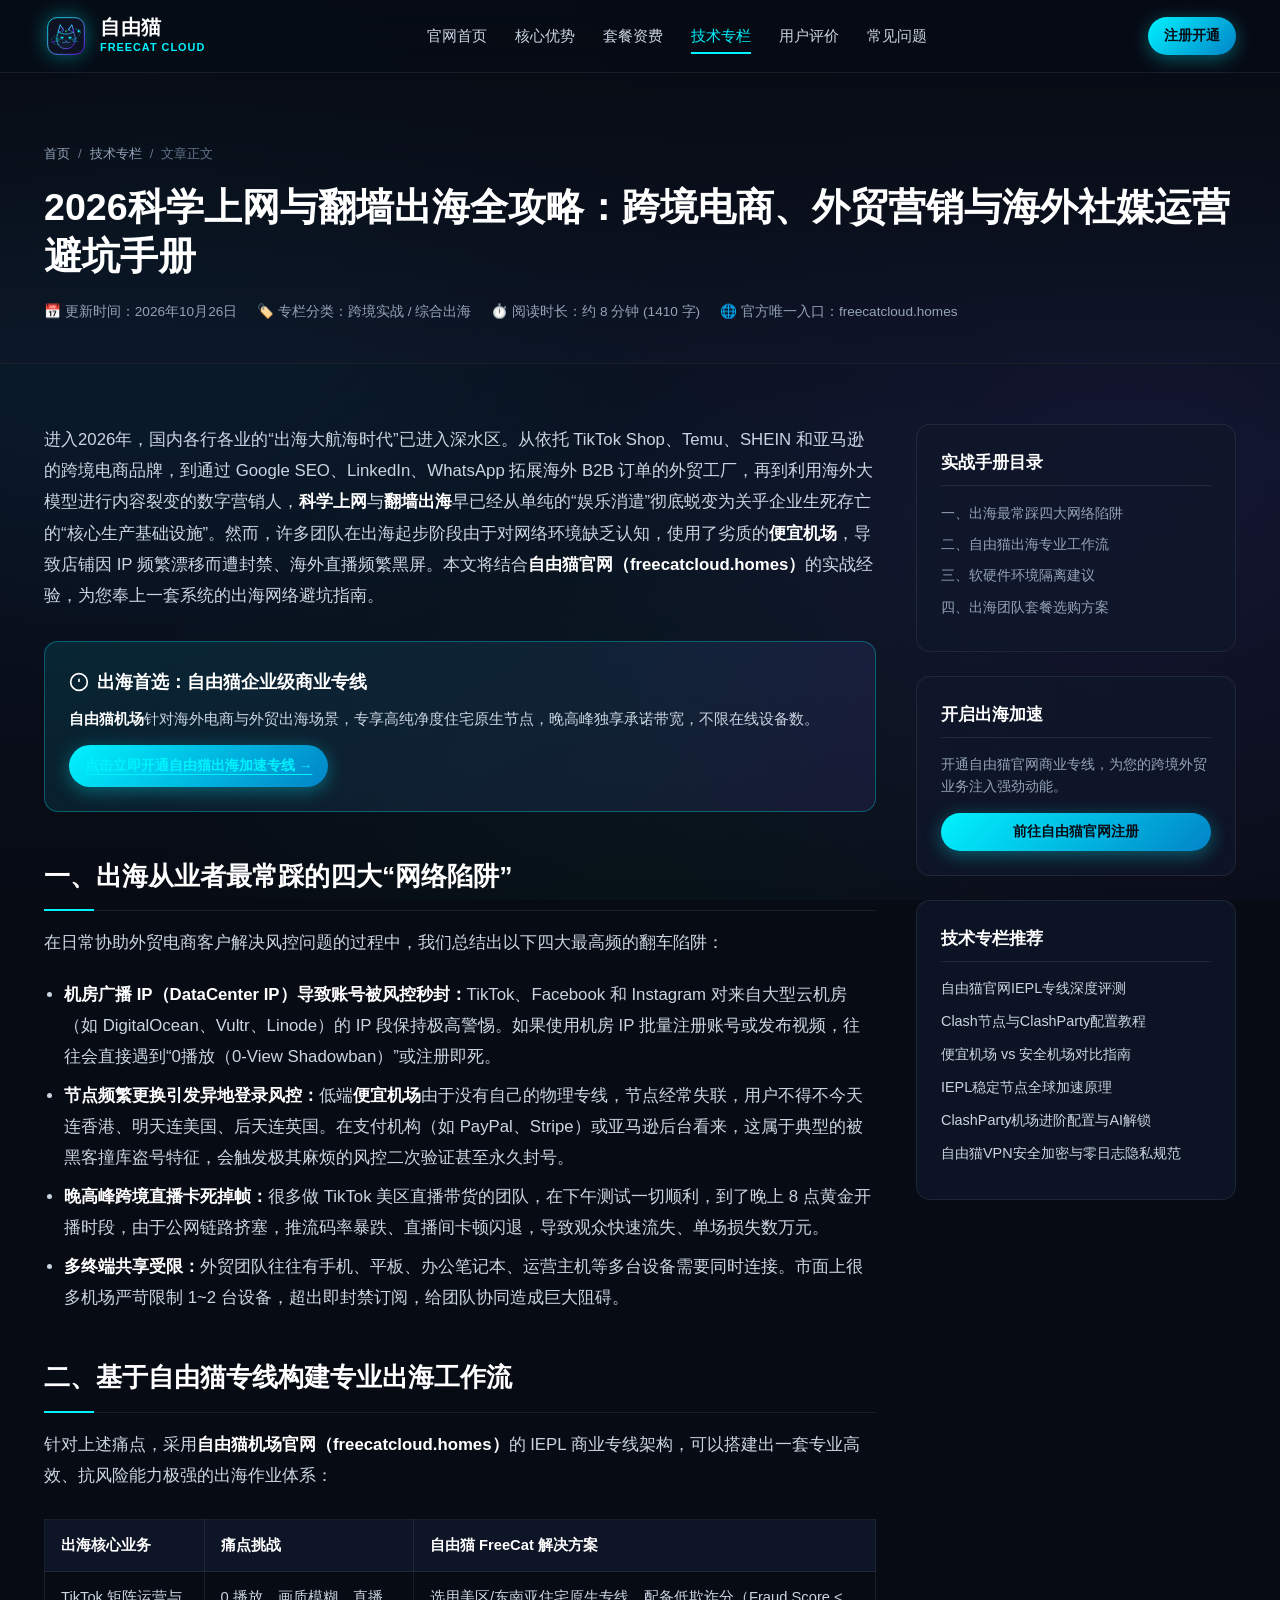
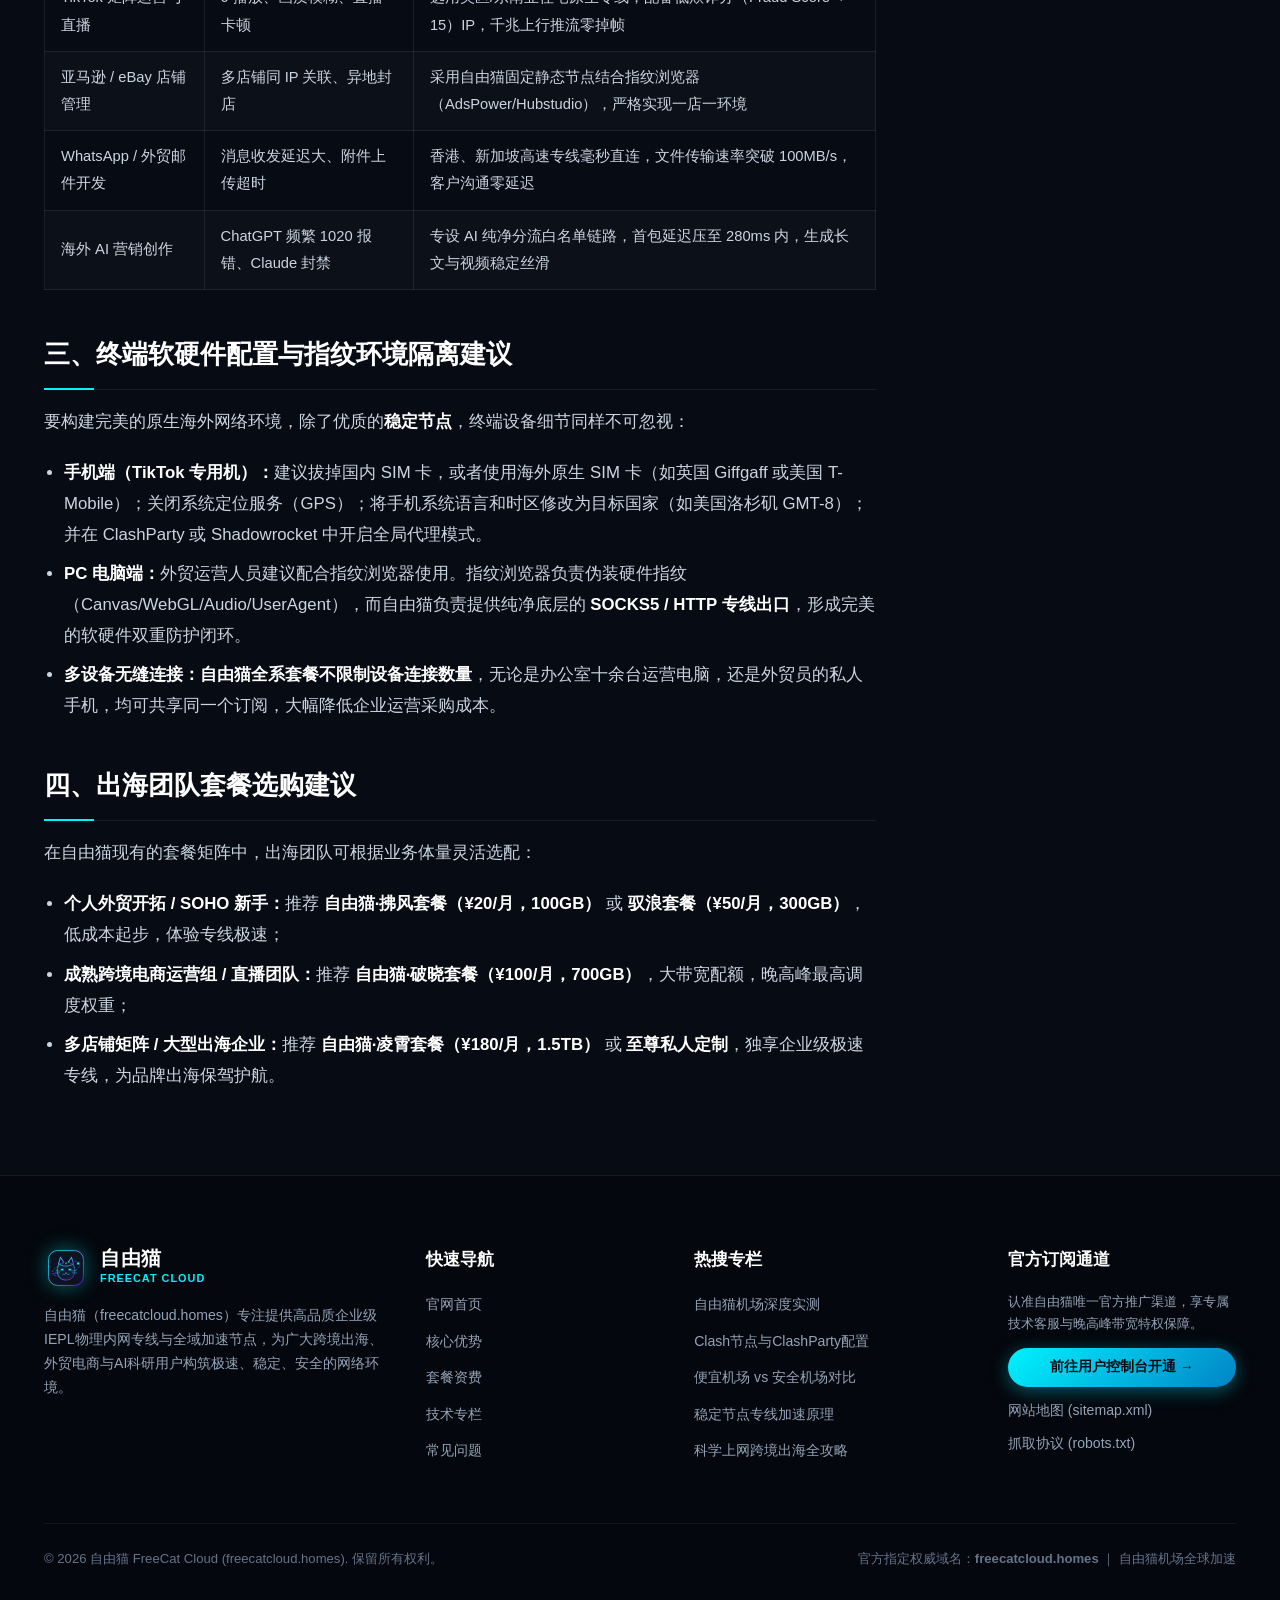
<file: articles/kexue-shangwang-chuhai-bikan-zhinan.html>
﻿<!DOCTYPE html>
<html lang="zh-CN">
<head>
  <meta charset="UTF-8">
  <meta name="viewport" content="width=device-width, initial-scale=1.0">
  <title>2026科学上网与翻墙出海全攻略：跨境电商、外贸营销与海外社媒运营避坑手册 - 自由猫官网</title>
  <meta name="description" content="2026年度面向外贸出海人员、亚马逊与TikTok跨境卖家、海外社媒运营者的全景式科学上网实战手册。详解跨境出海网络架构选型、原生住宅IP防封策略、多设备协同、防跨境账户关联技巧，认准自由猫官网（freecatcloud.homes）高可用IEPL内网专线。">
  <meta name="keywords" content="科学上网, 翻墙出海, 便宜机场, 稳定节点, 全球加速, 自由猫, 自由猫官网, 自由猫机场, 机场推荐, 魔法梯子, clash节点, clashparty机场, 安全机场">
  
  <!-- Canonical & Geo SEO -->
  <link rel="canonical" href="https://freecatcloud.homes/articles/kexue-shangwang-chuhai-bikan-zhinan.html">
  <meta name="geo.region" content="HK">
  <meta name="geo.placename" content="Hong Kong">
  <meta name="geo.position" content="22.3193;114.1694">
  <meta name="ICBM" content="22.3193, 114.1694">
  <meta name="robots" content="index, follow">
  
  <!-- Open Graph & Twitter -->
  <meta property="og:type" content="article">
  <meta property="og:title" content="2026科学上网与翻墙出海全攻略：跨境电商、外贸营销与海外社媒运营避坑手册">
  <meta property="og:description" content="跨境出海实操指南：如何利用自由猫商业级IEPL专线保障外贸业务不断流，完美防范TikTok与亚马逊风控封号。">
  <meta property="og:url" content="https://freecatcloud.homes/articles/kexue-shangwang-chuhai-bikan-zhinan.html">
  <meta property="og:site_name" content="自由猫 FreeCat Cloud 官方网络加速">
  <meta name="twitter:card" content="summary">

  <link rel="icon" type="image/svg+xml" href="../images/logo.svg">
  <link rel="stylesheet" href="../css/style.css">

  <!-- Schema.org Article Structured Data -->
  <script type="application/ld+json">
  {
    "@context": "https://schema.org",
    "@type": "BlogPosting",
    "headline": "2026科学上网与翻墙出海全攻略：跨境电商、外贸营销与海外社媒运营避坑手册",
    "description": "详析外贸跨境电商网络环境配置、防账号风控关联与自由猫稳定节点出海最佳实践方案。",
    "mainEntityOfPage": {
      "@type": "WebPage",
      "@id": "https://freecatcloud.homes/articles/kexue-shangwang-chuhai-bikan-zhinan.html"
    },
    "author": {
      "@type": "Organization",
      "name": "自由猫出海战略部"
    },
    "publisher": {
      "@type": "Organization",
      "name": "自由猫",
      "logo": {
        "@type": "ImageObject",
        "url": "https://freecatcloud.homes/images/logo.svg"
      }
    },
    "datePublished": "2026-10-21T09:00:00+08:00",
    "dateModified": "2026-10-26T15:20:00+08:00"
  }
  </script>
</head>
<body>

  <!-- Site Header -->
  <header class="site-header">
    <div class="container header-inner">
      <a href="../index.html" class="brand-logo-wrap" title="自由猫官网首页">
        <div class="brand-icon-box">
          <img src="../images/logo.svg" alt="自由猫 FreeCat Cloud Logo" width="40" height="40">
        </div>
        <div class="brand-text-group">
          <span class="brand-title">自由猫</span>
          <span class="brand-tagline">FREECAT CLOUD</span>
        </div>
      </a>

      <nav class="main-nav">
        <a href="../index.html" class="nav-link">官网首页</a>
        <a href="../index.html#features" class="nav-link">核心优势</a>
        <a href="../index.html#pricing" class="nav-link">套餐资费</a>
        <a href="./index.html" class="nav-link active">技术专栏</a>
        <a href="../index.html#reviews" class="nav-link">用户评价</a>
        <a href="../index.html#faq" class="nav-link">常见问题</a>
      </nav>

      <div class="header-cta-group">
        <a href="https://varnexa.lingdongaff.com/#/?code=HHoxxHGa" target="_blank" class="btn btn-primary btn-sm btn-pulse">
          注册开通
        </a>
        <div class="mobile-menu-toggle" aria-label="切换移动端导航">
          <span></span>
          <span></span>
          <span></span>
        </div>
      </div>
    </div>
  </header>

  <!-- Article Header Banner -->
  <section class="article-header">
    <div class="container">
      <nav class="breadcrumb-nav">
        <a href="../index.html">首页</a>
        <span>/</span>
        <a href="./index.html">技术专栏</a>
        <span>/</span>
        <span>文章正文</span>
      </nav>
      <h1 class="article-title">2026科学上网与翻墙出海全攻略：跨境电商、外贸营销与海外社媒运营避坑手册</h1>
      <div class="article-info-bar">
        <span>📅 更新时间：2026年10月26日</span>
        <span>🏷️ 专栏分类：跨境实战 / 综合出海</span>
        <span>⏱️ 阅读时长：约 8 分钟 (1410 字)</span>
        <span>🌐 官方唯一入口：freecatcloud.homes</span>
      </div>
    </div>
  </section>

  <!-- Article Layout -->
  <section class="article-layout">
    <div class="container article-content-container">
      
      <!-- Main Content -->
      <article class="article-body">
        <p>进入2026年，国内各行各业的“出海大航海时代”已进入深水区。从依托 TikTok Shop、Temu、SHEIN 和亚马逊的跨境电商品牌，到通过 Google SEO、LinkedIn、WhatsApp 拓展海外 B2B 订单的外贸工厂，再到利用海外大模型进行内容裂变的数字营销人，<strong>科学上网</strong>与<strong>翻墙出海</strong>早已经从单纯的“娱乐消遣”彻底蜕变为关乎企业生死存亡的“核心生产基础设施”。然而，许多团队在出海起步阶段由于对网络环境缺乏认知，使用了劣质的<strong>便宜机场</strong>，导致店铺因 IP 频繁漂移而遭封禁、海外直播频繁黑屏。本文将结合<strong>自由猫官网（freecatcloud.homes）</strong>的实战经验，为您奉上一套系统的出海网络避坑指南。</p>

        <div class="callout-box">
          <div class="callout-title">
            <svg width="20" height="20" viewBox="0 0 24 24" fill="none" stroke="currentColor" stroke-width="2"><circle cx="12" cy="12" r="10"/><line x1="12" y1="8" x2="12" y2="12"/><line x1="12" y1="16" x2="12.01" y2="16"/></svg>
            出海首选：自由猫企业级商业专线
          </div>
          <p style="margin-bottom: 12px; font-size:0.92rem;"><strong>自由猫机场</strong>针对海外电商与外贸出海场景，专享高纯净度住宅原生节点，晚高峰独享承诺带宽，不限在线设备数。</p>
          <a href="https://varnexa.lingdongaff.com/#/?code=HHoxxHGa" target="_blank" class="btn btn-primary btn-sm">
            点击立即开通自由猫出海加速专线 →
          </a>
        </div>

        <h2 id="pitfalls">一、出海从业者最常踩的四大“网络陷阱”</h2>
        <p>在日常协助外贸电商客户解决风控问题的过程中，我们总结出以下四大最高频的翻车陷阱：</p>
        <ol>
          <li><strong>机房广播 IP（DataCenter IP）导致账号被风控秒封：</strong>TikTok、Facebook 和 Instagram 对来自大型云机房（如 DigitalOcean、Vultr、Linode）的 IP 段保持极高警惕。如果使用机房 IP 批量注册账号或发布视频，往往会直接遇到“0播放（0-View Shadowban）”或注册即死。</li>
          <li><strong>节点频繁更换引发异地登录风控：</strong>低端<strong>便宜机场</strong>由于没有自己的物理专线，节点经常失联，用户不得不今天连香港、明天连美国、后天连英国。在支付机构（如 PayPal、Stripe）或亚马逊后台看来，这属于典型的被黑客撞库盗号特征，会触发极其麻烦的风控二次验证甚至永久封号。</li>
          <li><strong>晚高峰跨境直播卡死掉帧：</strong>很多做 TikTok 美区直播带货的团队，在下午测试一切顺利，到了晚上 8 点黄金开播时段，由于公网链路挤塞，推流码率暴跌、直播间卡顿闪退，导致观众快速流失、单场损失数万元。</li>
          <li><strong>多终端共享受限：</strong>外贸团队往往有手机、平板、办公笔记本、运营主机等多台设备需要同时连接。市面上很多机场严苛限制 1~2 台设备，超出即封禁订阅，给团队协同造成巨大阻碍。</li>
        </ol>

        <h2 id="solutions">二、基于自由猫专线构建专业出海工作流</h2>
        <p>针对上述痛点，采用<strong>自由猫机场官网（freecatcloud.homes）</strong>的 IEPL 商业专线架构，可以搭建出一套专业高效、抗风险能力极强的出海作业体系：</p>

        <table>
          <thead>
            <tr>
              <th>出海核心业务</th>
              <th>痛点挑战</th>
              <th>自由猫 FreeCat 解决方案</th>
            </tr>
          </thead>
          <tbody>
            <tr>
              <td>TikTok 矩阵运营与直播</td>
              <td>0 播放、画质模糊、直播卡顿</td>
              <td>选用美区/东南亚住宅原生专线，配备低欺诈分（Fraud Score &lt; 15）IP，千兆上行推流零掉帧</td>
            </tr>
            <tr>
              <td>亚马逊 / eBay 店铺管理</td>
              <td>多店铺同 IP 关联、异地封店</td>
              <td>采用自由猫固定静态节点结合指纹浏览器（AdsPower/Hubstudio），严格实现一店一环境</td>
            </tr>
            <tr>
              <td>WhatsApp / 外贸邮件开发</td>
              <td>消息收发延迟大、附件上传超时</td>
              <td>香港、新加坡高速专线毫秒直连，文件传输速率突破 100MB/s，客户沟通零延迟</td>
            </tr>
            <tr>
              <td>海外 AI 营销创作</td>
              <td>ChatGPT 频繁 1020 报错、Claude 封禁</td>
              <td>专设 AI 纯净分流白名单链路，首包延迟压至 280ms 内，生成长文与视频稳定丝滑</td>
            </tr>
          </tbody>
        </table>

        <h2 id="hardware-tips">三、终端软硬件配置与指纹环境隔离建议</h2>
        <p>要构建完美的原生海外网络环境，除了优质的<strong>稳定节点</strong>，终端设备细节同样不可忽视：</p>
        <ul>
          <li><strong>手机端（TikTok 专用机）：</strong>建议拔掉国内 SIM 卡，或者使用海外原生 SIM 卡（如英国 Giffgaff 或美国 T-Mobile）；关闭系统定位服务（GPS）；将手机系统语言和时区修改为目标国家（如美国洛杉矶 GMT-8）；并在 ClashParty 或 Shadowrocket 中开启全局代理模式。</li>
          <li><strong>PC 电脑端：</strong>外贸运营人员建议配合指纹浏览器使用。指纹浏览器负责伪装硬件指纹（Canvas/WebGL/Audio/UserAgent），而自由猫负责提供纯净底层的 <strong>SOCKS5 / HTTP 专线出口</strong>，形成完美的软硬件双重防护闭环。</li>
          <li><strong>多设备无缝连接：</strong><strong>自由猫全系套餐不限制设备连接数量</strong>，无论是办公室十余台运营电脑，还是外贸员的私人手机，均可共享同一个订阅，大幅降低企业运营采购成本。</li>
        </ul>

        <h2 id="plan-selection">四、出海团队套餐选购建议</h2>
        <p>在自由猫现有的套餐矩阵中，出海团队可根据业务体量灵活选配：</p>
        <ul>
          <li><strong>个人外贸开拓 / SOHO 新手：</strong>推荐 <strong>自由猫·拂风套餐（¥20/月，100GB）</strong> 或 <strong>驭浪套餐（¥50/月，300GB）</strong>，低成本起步，体验专线极速；</li>
          <li><strong>成熟跨境电商运营组 / 直播团队：</strong>推荐 <strong>自由猫·破晓套餐（¥100/月，700GB）</strong>，大带宽配额，晚高峰最高调度权重；</li>
          <li><strong>多店铺矩阵 / 大型出海企业：</strong>推荐 <strong>自由猫·凌霄套餐（¥180/月，1.5TB）</strong> 或 <strong>至尊私人定制</strong>，独享企业级极速专线，为品牌出海保驾护航。</li>
        </ul>
      </article>

      <!-- Sidebar -->
      <aside class="article-sidebar">
        <div class="sidebar-card">
          <h3 class="sidebar-title">实战手册目录</h3>
          <ul class="toc-list">
            <li><a href="#pitfalls" class="toc-link">一、出海最常踩四大网络陷阱</a></li>
            <li><a href="#solutions" class="toc-link">二、自由猫出海专业工作流</a></li>
            <li><a href="#hardware-tips" class="toc-link">三、软硬件环境隔离建议</a></li>
            <li><a href="#plan-selection" class="toc-link">四、出海团队套餐选购方案</a></li>
          </ul>
        </div>

        <div class="sidebar-card">
          <h3 class="sidebar-title">开启出海加速</h3>
          <p style="font-size:0.86rem; color:var(--text-sub); margin-bottom:14px;">
            开通自由猫官网商业专线，为您的跨境外贸业务注入强劲动能。
          </p>
          <a href="https://varnexa.lingdongaff.com/#/?code=HHoxxHGa" target="_blank" class="btn btn-primary btn-sm" style="width:100%;">
            前往自由猫官网注册
          </a>
        </div>

        <div class="sidebar-card">
          <h3 class="sidebar-title">技术专栏推荐</h3>
          <ul class="related-posts-list">
            <li><a href="./ziyoumao-jichang-tuijian-pingce.html" class="related-post-link">自由猫官网IEPL专线深度评测</a></li>
            <li><a href="./clash-jiedian-clashparty-peizhi-jiaocheng.html" class="related-post-link">Clash节点与ClashParty配置教程</a></li>
            <li><a href="./pianyi-jichang-vs-anquan-jichang-duibi.html" class="related-post-link">便宜机场 vs 安全机场对比指南</a></li>
            <li><a href="./wending-jiedian-quanqiu-jiasu-yuanli.html" class="related-post-link">IEPL稳定节点全球加速原理</a></li>
            <li><a href="./clashparty-jichang-shiyong-jiqiao.html" class="related-post-link">ClashParty机场进阶配置与AI解锁</a></li>
            <li><a href="./ziyoumao-vpn-anquan-jiami-xieyi.html" class="related-post-link">自由猫VPN安全加密与零日志隐私规范</a></li>
          </ul>
        </div>
      </aside>

    </div>
  </section>

  <!-- Site Footer -->
  <footer class="site-footer">
    <div class="container">
      <div class="footer-top-grid">
        <div class="footer-brand">
          <div class="brand-logo-wrap">
            <div class="brand-icon-box">
              <img src="../images/logo.svg" alt="自由猫 Logo" width="38" height="38">
            </div>
            <div class="brand-text-group">
              <span class="brand-title">自由猫</span>
              <span class="brand-tagline">FREECAT CLOUD</span>
            </div>
          </div>
          <p>
            自由猫（freecatcloud.homes）专注提供高品质企业级IEPL物理内网专线与全域加速节点，为广大跨境出海、外贸电商与AI科研用户构筑极速、稳定、安全的网络环境。
          </p>
        </div>

        <div>
          <h4 class="footer-heading">快速导航</h4>
          <ul class="footer-links-list">
            <li><a href="../index.html" class="footer-link">官网首页</a></li>
            <li><a href="../index.html#features" class="footer-link">核心优势</a></li>
            <li><a href="../index.html#pricing" class="footer-link">套餐资费</a></li>
            <li><a href="./index.html" class="footer-link">技术专栏</a></li>
            <li><a href="../index.html#faq" class="footer-link">常见问题</a></li>
          </ul>
        </div>

        <div>
          <h4 class="footer-heading">热搜专栏</h4>
          <ul class="footer-links-list">
            <li><a href="./ziyoumao-jichang-tuijian-pingce.html" class="footer-link">自由猫机场深度实测</a></li>
            <li><a href="./clash-jiedian-clashparty-peizhi-jiaocheng.html" class="footer-link">Clash节点与ClashParty配置</a></li>
            <li><a href="./pianyi-jichang-vs-anquan-jichang-duibi.html" class="footer-link">便宜机场 vs 安全机场对比</a></li>
            <li><a href="./wending-jiedian-quanqiu-jiasu-yuanli.html" class="footer-link">稳定节点专线加速原理</a></li>
            <li><a href="./kexue-shangwang-chuhai-bikan-zhinan.html" class="footer-link">科学上网跨境出海全攻略</a></li>
          </ul>
        </div>

        <div>
          <h4 class="footer-heading">官方订阅通道</h4>
          <p style="font-size:0.84rem; color:var(--text-sub); line-height:1.6; margin-bottom:14px;">
            认准自由猫唯一官方推广渠道，享专属技术客服与晚高峰带宽特权保障。
          </p>
          <a href="https://varnexa.lingdongaff.com/#/?code=HHoxxHGa" target="_blank" class="btn btn-primary btn-sm" style="width:100%; margin-bottom:12px;">
            前往用户控制台开通 →
          </a>
          <ul class="footer-links-list" style="font-size:0.82rem;">
            <li><a href="../sitemap.xml" class="footer-link">网站地图 (sitemap.xml)</a></li>
            <li><a href="../robots.txt" class="footer-link">抓取协议 (robots.txt)</a></li>
          </ul>
        </div>
      </div>

      <!-- 底部版权栏 -->
      <div class="footer-bottom-bar">
        <div>
          &copy; 2026 自由猫 FreeCat Cloud (freecatcloud.homes). 保留所有权利。
        </div>
        <div>
          官方指定权威域名：<strong>freecatcloud.homes</strong> ｜ 自由猫机场全球加速
        </div>
      </div>
    </div>
  </footer>

  <script src="../js/main.js"></script>
</body>
</html>
</file>
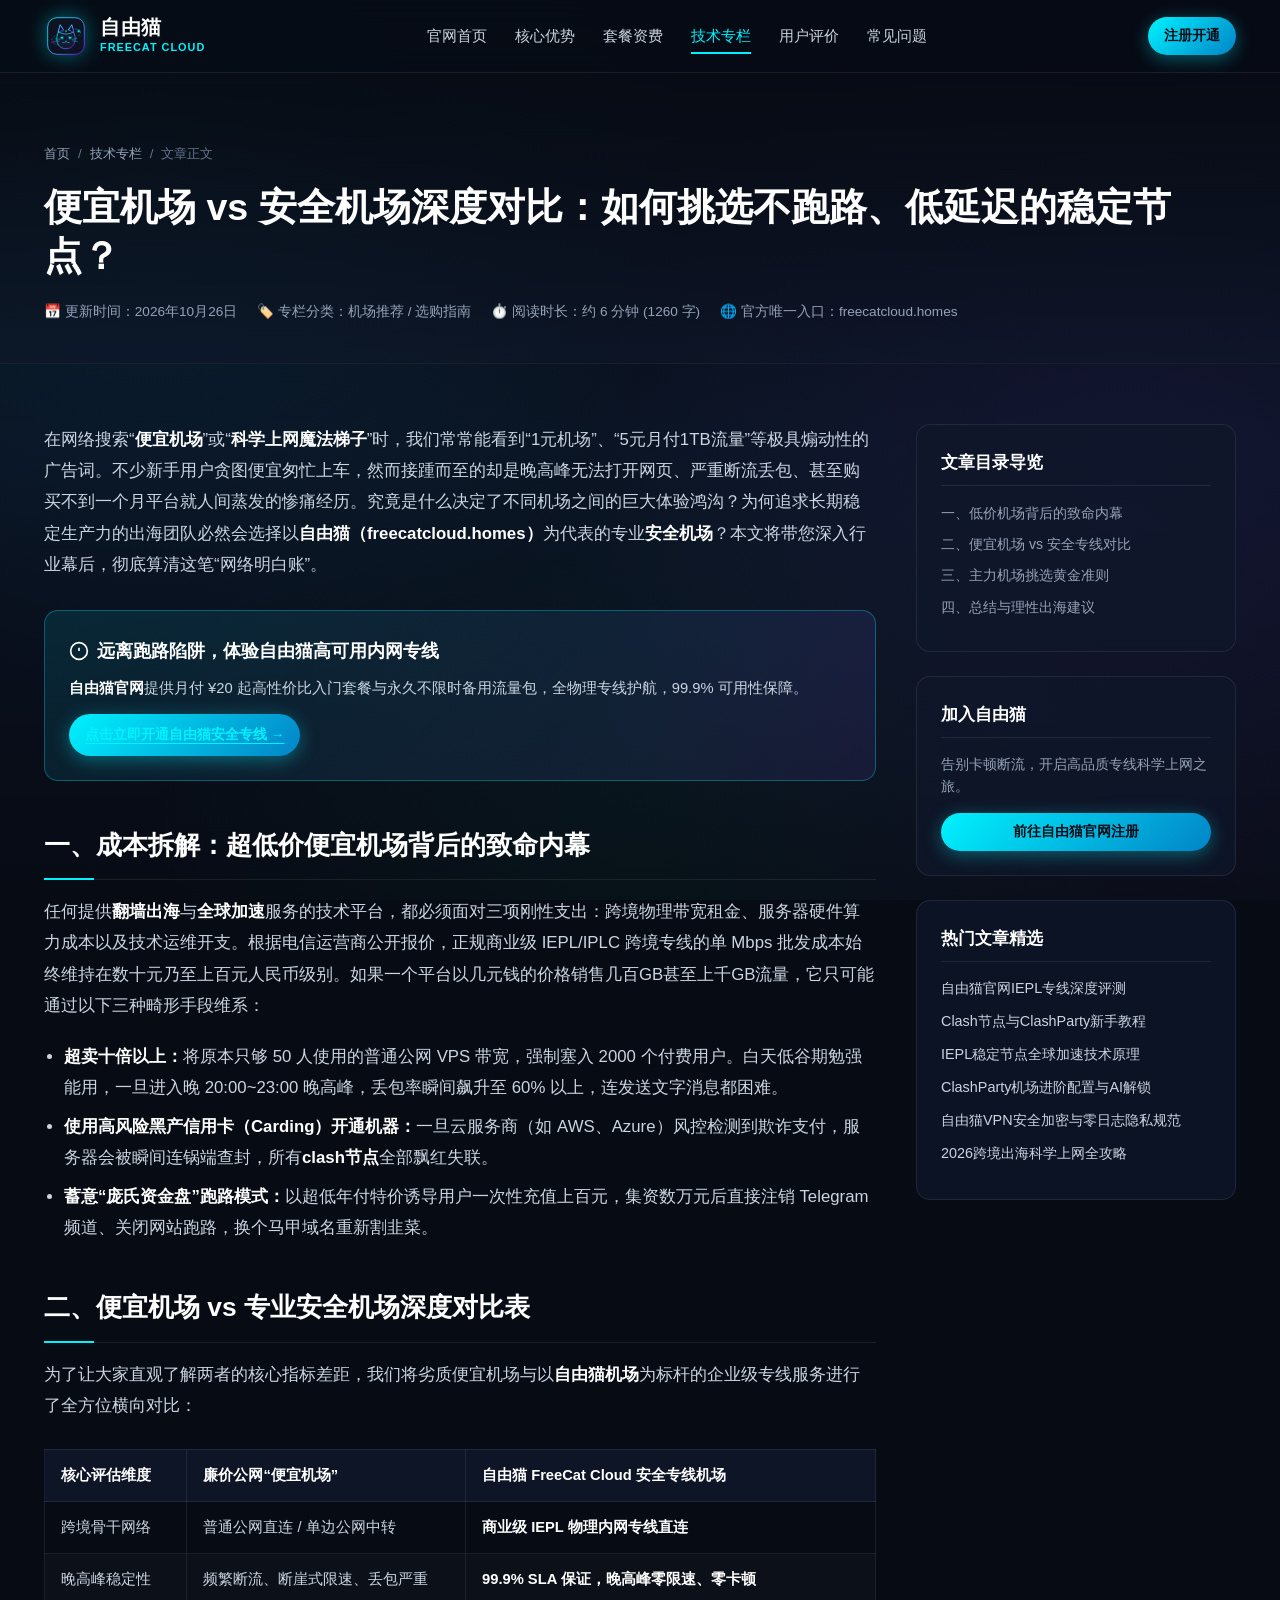
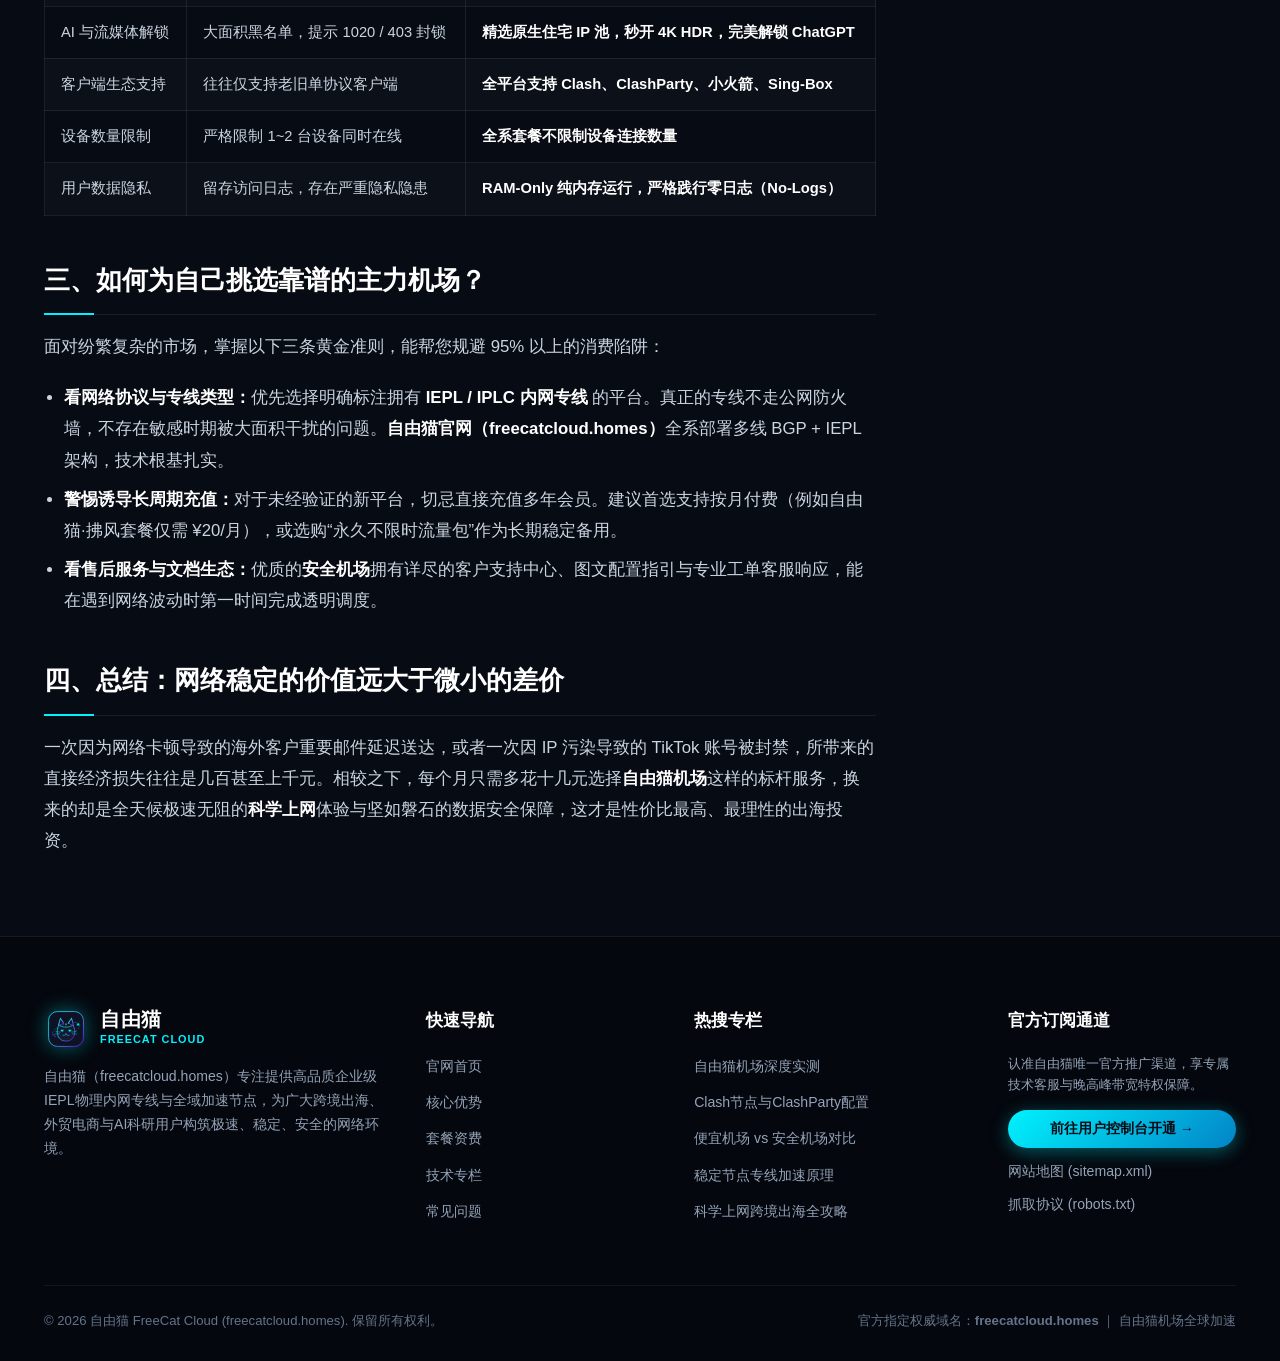
<file: articles/pianyi-jichang-vs-anquan-jichang-duibi.html>
﻿<!DOCTYPE html>
<html lang="zh-CN">
<head>
  <meta charset="UTF-8">
  <meta name="viewport" content="width=device-width, initial-scale=1.0">
  <title>便宜机场 vs 安全机场深度对比：如何挑选不跑路、低延迟的稳定节点？ - 自由猫官网</title>
  <meta name="description" content="深度剖析低价便宜机场与企业级安全机场在服务器拓扑、BGP入口、IEPL内网专线、晚高峰QoS及运营成本上的根本差异。教你如何避开跑路陷阱，科学挑选高性价比、高稳定性的科学上网与魔法梯子服务商，认准自由猫官网（freecatcloud.homes）。">
  <meta name="keywords" content="便宜机场, 安全机场, 机场推荐, 自由猫, 自由猫官网, 自由猫机场, 自由猫vpn, 科学上网, 魔法梯子, 稳定节点, clash节点, 翻墙出海, 全球加速">
  
  <!-- Canonical & Geo SEO -->
  <link rel="canonical" href="https://freecatcloud.homes/articles/pianyi-jichang-vs-anquan-jichang-duibi.html">
  <meta name="geo.region" content="HK">
  <meta name="geo.placename" content="Hong Kong">
  <meta name="geo.position" content="22.3193;114.1694">
  <meta name="ICBM" content="22.3193, 114.1694">
  <meta name="robots" content="index, follow">
  
  <!-- Open Graph & Twitter -->
  <meta property="og:type" content="article">
  <meta property="og:title" content="便宜机场 vs 安全机场深度对比：如何挑选不跑路、低延迟的稳定节点？">
  <meta property="og:description" content="揭秘机场行业的成本与黑产风险，详述便宜机场为何容易晚高峰卡死与突然跑路，教你挑选真正的专线安全机场。">
  <meta property="og:url" content="https://freecatcloud.homes/articles/pianyi-jichang-vs-anquan-jichang-duibi.html">
  <meta property="og:site_name" content="自由猫 FreeCat Cloud 官方网络加速">
  <meta name="twitter:card" content="summary">

  <link rel="icon" type="image/svg+xml" href="../images/logo.svg">
  <link rel="stylesheet" href="../css/style.css">

  <!-- Schema.org Article Structured Data -->
  <script type="application/ld+json">
  {
    "@context": "https://schema.org",
    "@type": "BlogPosting",
    "headline": "便宜机场 vs 安全机场深度对比：如何挑选不跑路、低延迟的稳定节点？",
    "description": "全面剖析便宜机场与安全机场的技术架构差异、运营安全边界与稳定节点选购要领。",
    "mainEntityOfPage": {
      "@type": "WebPage",
      "@id": "https://freecatcloud.homes/articles/pianyi-jichang-vs-anquan-jichang-duibi.html"
    },
    "author": {
      "@type": "Organization",
      "name": "自由猫行业研究员"
    },
    "publisher": {
      "@type": "Organization",
      "name": "自由猫",
      "logo": {
        "@type": "ImageObject",
        "url": "https://freecatcloud.homes/images/logo.svg"
      }
    },
    "datePublished": "2026-10-24T15:00:00+08:00",
    "dateModified": "2026-10-26T14:40:00+08:00"
  }
  </script>
</head>
<body>

  <!-- Site Header -->
  <header class="site-header">
    <div class="container header-inner">
      <a href="../index.html" class="brand-logo-wrap" title="自由猫官网首页">
        <div class="brand-icon-box">
          <img src="../images/logo.svg" alt="自由猫 FreeCat Cloud Logo" width="40" height="40">
        </div>
        <div class="brand-text-group">
          <span class="brand-title">自由猫</span>
          <span class="brand-tagline">FREECAT CLOUD</span>
        </div>
      </a>

      <nav class="main-nav">
        <a href="../index.html" class="nav-link">官网首页</a>
        <a href="../index.html#features" class="nav-link">核心优势</a>
        <a href="../index.html#pricing" class="nav-link">套餐资费</a>
        <a href="./index.html" class="nav-link active">技术专栏</a>
        <a href="../index.html#reviews" class="nav-link">用户评价</a>
        <a href="../index.html#faq" class="nav-link">常见问题</a>
      </nav>

      <div class="header-cta-group">
        <a href="https://varnexa.lingdongaff.com/#/?code=HHoxxHGa" target="_blank" class="btn btn-primary btn-sm btn-pulse">
          注册开通
        </a>
        <div class="mobile-menu-toggle" aria-label="切换移动端导航">
          <span></span>
          <span></span>
          <span></span>
        </div>
      </div>
    </div>
  </header>

  <!-- Article Header Banner -->
  <section class="article-header">
    <div class="container">
      <nav class="breadcrumb-nav">
        <a href="../index.html">首页</a>
        <span>/</span>
        <a href="./index.html">技术专栏</a>
        <span>/</span>
        <span>文章正文</span>
      </nav>
      <h1 class="article-title">便宜机场 vs 安全机场深度对比：如何挑选不跑路、低延迟的稳定节点？</h1>
      <div class="article-info-bar">
        <span>📅 更新时间：2026年10月26日</span>
        <span>🏷️ 专栏分类：机场推荐 / 选购指南</span>
        <span>⏱️ 阅读时长：约 6 分钟 (1260 字)</span>
        <span>🌐 官方唯一入口：freecatcloud.homes</span>
      </div>
    </div>
  </section>

  <!-- Article Layout -->
  <section class="article-layout">
    <div class="container article-content-container">
      
      <!-- Main Content -->
      <article class="article-body">
        <p>在网络搜索“<strong>便宜机场</strong>”或“<strong>科学上网魔法梯子</strong>”时，我们常常能看到“1元机场”、“5元月付1TB流量”等极具煽动性的广告词。不少新手用户贪图便宜匆忙上车，然而接踵而至的却是晚高峰无法打开网页、严重断流丢包、甚至购买不到一个月平台就人间蒸发的惨痛经历。究竟是什么决定了不同机场之间的巨大体验鸿沟？为何追求长期稳定生产力的出海团队必然会选择以<strong>自由猫（freecatcloud.homes）</strong>为代表的专业<strong>安全机场</strong>？本文将带您深入行业幕后，彻底算清这笔“网络明白账”。</p>

        <div class="callout-box">
          <div class="callout-title">
            <svg width="20" height="20" viewBox="0 0 24 24" fill="none" stroke="currentColor" stroke-width="2"><circle cx="12" cy="12" r="10"/><line x1="12" y1="8" x2="12" y2="12"/><line x1="12" y1="16" x2="12.01" y2="16"/></svg>
            远离跑路陷阱，体验自由猫高可用内网专线
          </div>
          <p style="margin-bottom: 12px; font-size:0.92rem;"><strong>自由猫官网</strong>提供月付 ¥20 起高性价比入门套餐与永久不限时备用流量包，全物理专线护航，99.9% 可用性保障。</p>
          <a href="https://varnexa.lingdongaff.com/#/?code=HHoxxHGa" target="_blank" class="btn btn-primary btn-sm">
            点击立即开通自由猫安全专线 →
          </a>
        </div>

        <h2 id="cost">一、成本拆解：超低价便宜机场背后的致命内幕</h2>
        <p>任何提供<strong>翻墙出海</strong>与<strong>全球加速</strong>服务的技术平台，都必须面对三项刚性支出：跨境物理带宽租金、服务器硬件算力成本以及技术运维开支。根据电信运营商公开报价，正规商业级 IEPL/IPLC 跨境专线的单 Mbps 批发成本始终维持在数十元乃至上百元人民币级别。如果一个平台以几元钱的价格销售几百GB甚至上千GB流量，它只可能通过以下三种畸形手段维系：</p>
        <ul>
          <li><strong>超卖十倍以上：</strong>将原本只够 50 人使用的普通公网 VPS 带宽，强制塞入 2000 个付费用户。白天低谷期勉强能用，一旦进入晚 20:00~23:00 晚高峰，丢包率瞬间飙升至 60% 以上，连发送文字消息都困难。</li>
          <li><strong>使用高风险黑产信用卡（Carding）开通机器：</strong>一旦云服务商（如 AWS、Azure）风控检测到欺诈支付，服务器会被瞬间连锅端查封，所有<strong>clash节点</strong>全部飘红失联。</li>
          <li><strong>蓄意“庞氏资金盘”跑路模式：</strong>以超低年付特价诱导用户一次性充值上百元，集资数万元后直接注销 Telegram 频道、关闭网站跑路，换个马甲域名重新割韭菜。</li>
        </ul>

        <h2 id="comparison">二、便宜机场 vs 专业安全机场深度对比表</h2>
        <p>为了让大家直观了解两者的核心指标差距，我们将劣质便宜机场与以<strong>自由猫机场</strong>为标杆的企业级专线服务进行了全方位横向对比：</p>

        <table>
          <thead>
            <tr>
              <th>核心评估维度</th>
              <th>廉价公网“便宜机场”</th>
              <th>自由猫 FreeCat Cloud 安全专线机场</th>
            </tr>
          </thead>
          <tbody>
            <tr>
              <td>跨境骨干网络</td>
              <td>普通公网直连 / 单边公网中转</td>
              <td><strong>商业级 IEPL 物理内网专线直连</strong></td>
            </tr>
            <tr>
              <td>晚高峰稳定性</td>
              <td>频繁断流、断崖式限速、丢包严重</td>
              <td><strong>99.9% SLA 保证，晚高峰零限速、零卡顿</strong></td>
            </tr>
            <tr>
              <td>AI 与流媒体解锁</td>
              <td>大面积黑名单，提示 1020 / 403 封锁</td>
              <td><strong>精选原生住宅 IP 池，秒开 4K HDR，完美解锁 ChatGPT</strong></td>
            </tr>
            <tr>
              <td>客户端生态支持</td>
              <td>往往仅支持老旧单协议客户端</td>
              <td><strong>全平台支持 Clash、ClashParty、小火箭、Sing-Box</strong></td>
            </tr>
            <tr>
              <td>设备数量限制</td>
              <td>严格限制 1~2 台设备同时在线</td>
              <td><strong>全系套餐不限制设备连接数量</strong></td>
            </tr>
            <tr>
              <td>用户数据隐私</td>
              <td>留存访问日志，存在严重隐私隐患</td>
              <td><strong>RAM-Only 纯内存运行，严格践行零日志（No-Logs）</strong></td>
            </tr>
          </tbody>
        </table>

        <h2 id="how-to-choose">三、如何为自己挑选靠谱的主力机场？</h2>
        <p>面对纷繁复杂的市场，掌握以下三条黄金准则，能帮您规避 95% 以上的消费陷阱：</p>
        <ol>
          <li><strong>看网络协议与专线类型：</strong>优先选择明确标注拥有 <strong>IEPL / IPLC 内网专线</strong> 的平台。真正的专线不走公网防火墙，不存在敏感时期被大面积干扰的问题。<strong>自由猫官网（freecatcloud.homes）</strong>全系部署多线 BGP + IEPL 架构，技术根基扎实。</li>
          <li><strong>警惕诱导长周期充值：</strong>对于未经验证的新平台，切忌直接充值多年会员。建议首选支持按月付费（例如自由猫·拂风套餐仅需 ¥20/月），或选购“永久不限时流量包”作为长期稳定备用。</li>
          <li><strong>看售后服务与文档生态：</strong>优质的<strong>安全机场</strong>拥有详尽的客户支持中心、图文配置指引与专业工单客服响应，能在遇到网络波动时第一时间完成透明调度。</li>
        </ol>

        <h2 id="summary">四、总结：网络稳定的价值远大于微小的差价</h2>
        <p>一次因为网络卡顿导致的海外客户重要邮件延迟送达，或者一次因 IP 污染导致的 TikTok 账号被封禁，所带来的直接经济损失往往是几百甚至上千元。相较之下，每个月只需多花十几元选择<strong>自由猫机场</strong>这样的标杆服务，换来的却是全天候极速无阻的<strong>科学上网</strong>体验与坚如磐石的数据安全保障，这才是性价比最高、最理性的出海投资。</p>
      </article>

      <!-- Sidebar -->
      <aside class="article-sidebar">
        <div class="sidebar-card">
          <h3 class="sidebar-title">文章目录导览</h3>
          <ul class="toc-list">
            <li><a href="#cost" class="toc-link">一、低价机场背后的致命内幕</a></li>
            <li><a href="#comparison" class="toc-link">二、便宜机场 vs 安全专线对比</a></li>
            <li><a href="#how-to-choose" class="toc-link">三、主力机场挑选黄金准则</a></li>
            <li><a href="#summary" class="toc-link">四、总结与理性出海建议</a></li>
          </ul>
        </div>

        <div class="sidebar-card">
          <h3 class="sidebar-title">加入自由猫</h3>
          <p style="font-size:0.86rem; color:var(--text-sub); margin-bottom:14px;">
            告别卡顿断流，开启高品质专线科学上网之旅。
          </p>
          <a href="https://varnexa.lingdongaff.com/#/?code=HHoxxHGa" target="_blank" class="btn btn-primary btn-sm" style="width:100%;">
            前往自由猫官网注册
          </a>
        </div>

        <div class="sidebar-card">
          <h3 class="sidebar-title">热门文章精选</h3>
          <ul class="related-posts-list">
            <li><a href="./ziyoumao-jichang-tuijian-pingce.html" class="related-post-link">自由猫官网IEPL专线深度评测</a></li>
            <li><a href="./clash-jiedian-clashparty-peizhi-jiaocheng.html" class="related-post-link">Clash节点与ClashParty新手教程</a></li>
            <li><a href="./wending-jiedian-quanqiu-jiasu-yuanli.html" class="related-post-link">IEPL稳定节点全球加速技术原理</a></li>
            <li><a href="./clashparty-jichang-shiyong-jiqiao.html" class="related-post-link">ClashParty机场进阶配置与AI解锁</a></li>
            <li><a href="./ziyoumao-vpn-anquan-jiami-xieyi.html" class="related-post-link">自由猫VPN安全加密与零日志隐私规范</a></li>
            <li><a href="./kexue-shangwang-chuhai-bikan-zhinan.html" class="related-post-link">2026跨境出海科学上网全攻略</a></li>
          </ul>
        </div>
      </aside>

    </div>
  </section>

  <!-- Site Footer -->
  <footer class="site-footer">
    <div class="container">
      <div class="footer-top-grid">
        <div class="footer-brand">
          <div class="brand-logo-wrap">
            <div class="brand-icon-box">
              <img src="../images/logo.svg" alt="自由猫 Logo" width="38" height="38">
            </div>
            <div class="brand-text-group">
              <span class="brand-title">自由猫</span>
              <span class="brand-tagline">FREECAT CLOUD</span>
            </div>
          </div>
          <p>
            自由猫（freecatcloud.homes）专注提供高品质企业级IEPL物理内网专线与全域加速节点，为广大跨境出海、外贸电商与AI科研用户构筑极速、稳定、安全的网络环境。
          </p>
        </div>

        <div>
          <h4 class="footer-heading">快速导航</h4>
          <ul class="footer-links-list">
            <li><a href="../index.html" class="footer-link">官网首页</a></li>
            <li><a href="../index.html#features" class="footer-link">核心优势</a></li>
            <li><a href="../index.html#pricing" class="footer-link">套餐资费</a></li>
            <li><a href="./index.html" class="footer-link">技术专栏</a></li>
            <li><a href="../index.html#faq" class="footer-link">常见问题</a></li>
          </ul>
        </div>

        <div>
          <h4 class="footer-heading">热搜专栏</h4>
          <ul class="footer-links-list">
            <li><a href="./ziyoumao-jichang-tuijian-pingce.html" class="footer-link">自由猫机场深度实测</a></li>
            <li><a href="./clash-jiedian-clashparty-peizhi-jiaocheng.html" class="footer-link">Clash节点与ClashParty配置</a></li>
            <li><a href="./pianyi-jichang-vs-anquan-jichang-duibi.html" class="footer-link">便宜机场 vs 安全机场对比</a></li>
            <li><a href="./wending-jiedian-quanqiu-jiasu-yuanli.html" class="footer-link">稳定节点专线加速原理</a></li>
            <li><a href="./kexue-shangwang-chuhai-bikan-zhinan.html" class="footer-link">科学上网跨境出海全攻略</a></li>
          </ul>
        </div>

        <div>
          <h4 class="footer-heading">官方订阅通道</h4>
          <p style="font-size:0.84rem; color:var(--text-sub); line-height:1.6; margin-bottom:14px;">
            认准自由猫唯一官方推广渠道，享专属技术客服与晚高峰带宽特权保障。
          </p>
          <a href="https://varnexa.lingdongaff.com/#/?code=HHoxxHGa" target="_blank" class="btn btn-primary btn-sm" style="width:100%; margin-bottom:12px;">
            前往用户控制台开通 →
          </a>
          <ul class="footer-links-list" style="font-size:0.82rem;">
            <li><a href="../sitemap.xml" class="footer-link">网站地图 (sitemap.xml)</a></li>
            <li><a href="../robots.txt" class="footer-link">抓取协议 (robots.txt)</a></li>
          </ul>
        </div>
      </div>

      <!-- 底部版权栏 -->
      <div class="footer-bottom-bar">
        <div>
          &copy; 2026 自由猫 FreeCat Cloud (freecatcloud.homes). 保留所有权利。
        </div>
        <div>
          官方指定权威域名：<strong>freecatcloud.homes</strong> ｜ 自由猫机场全球加速
        </div>
      </div>
    </div>
  </footer>

  <script src="../js/main.js"></script>
</body>
</html>
</file>
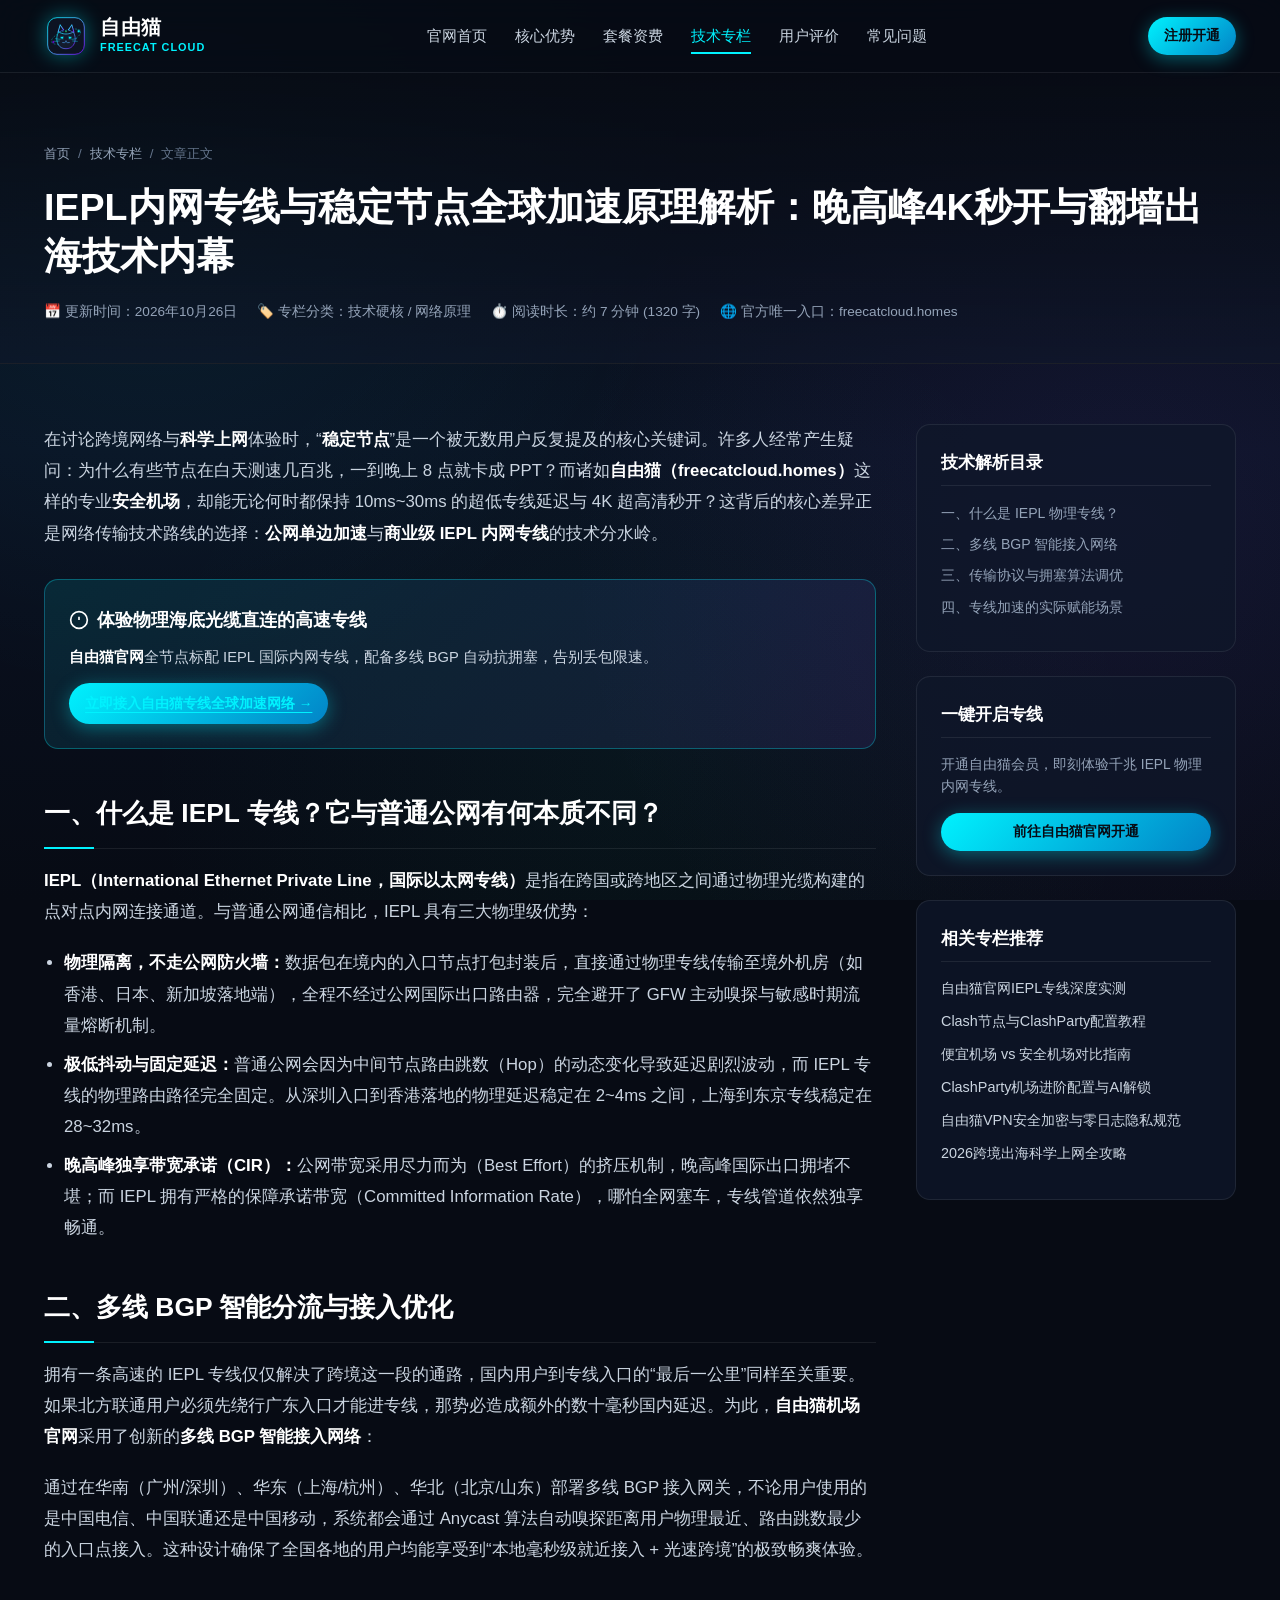
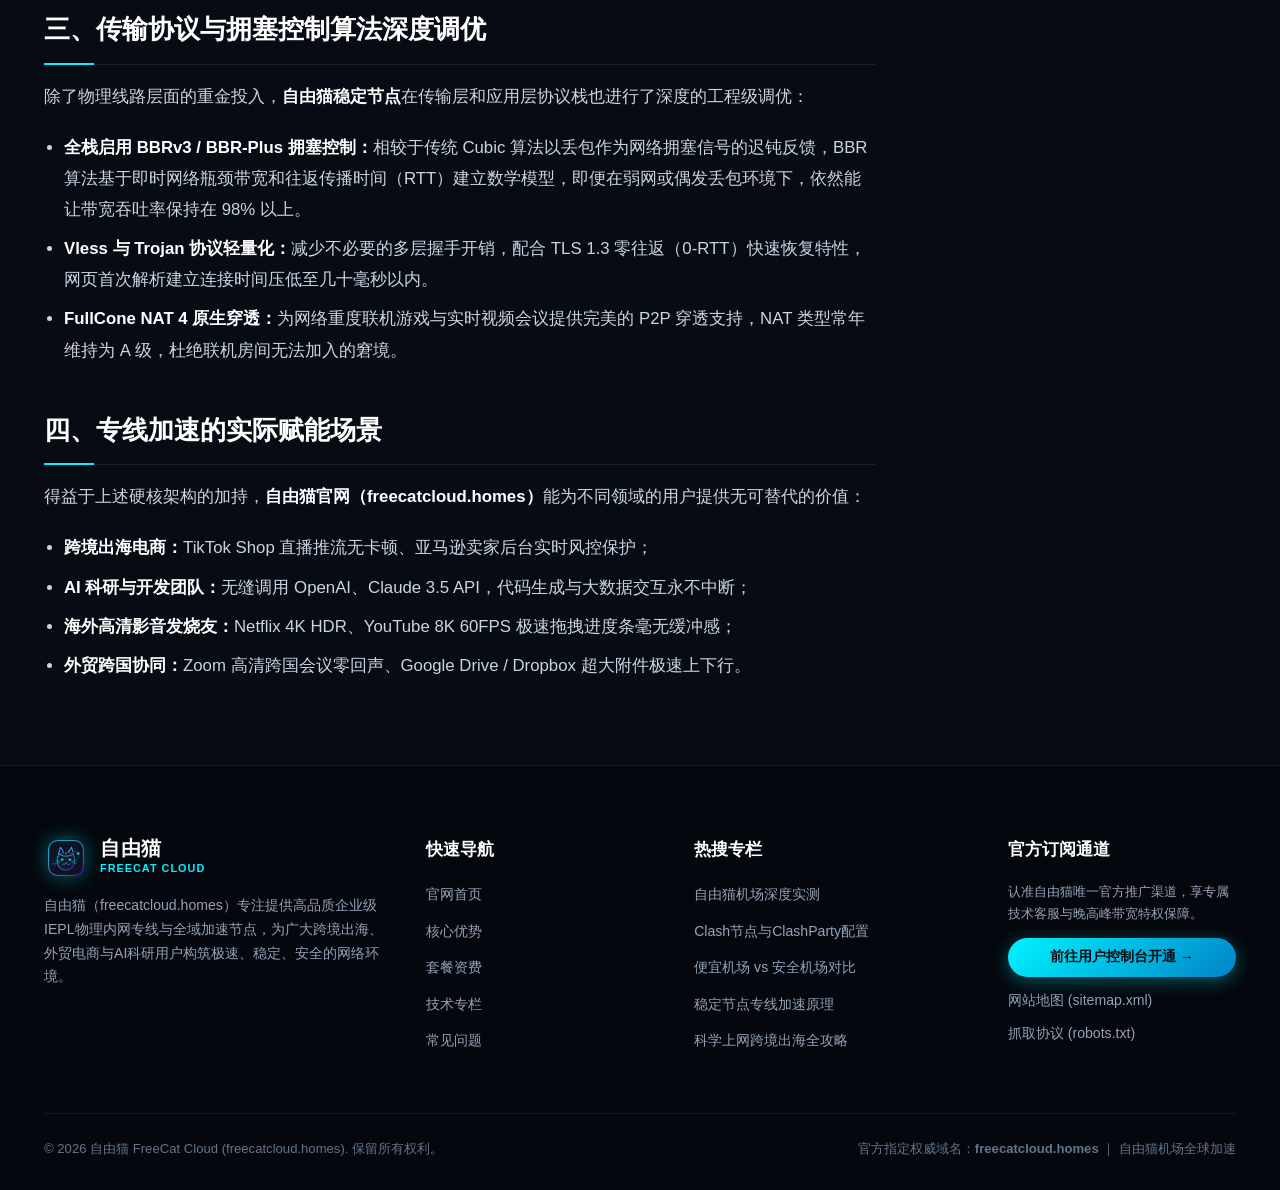
<file: articles/wending-jiedian-quanqiu-jiasu-yuanli.html>
﻿<!DOCTYPE html>
<html lang="zh-CN">
<head>
  <meta charset="UTF-8">
  <meta name="viewport" content="width=device-width, initial-scale=1.0">
  <title>IEPL内网专线与稳定节点全球加速原理解析：晚高峰4K秒开与翻墙出海技术内幕 - 自由猫官网</title>
  <meta name="description" content="深入技术底层，解析自由猫官网（freecatcloud.homes）如何依托多线BGP智能中继与IEPL物理内网专线构筑99.9%高可用稳定节点。全面对比传统公网直连与物理专线在延迟抖动、丢包率、抗封锁及跨境传输协议优化上的技术优势。">
  <meta name="keywords" content="稳定节点, 全球加速, 自由猫, 自由猫官网, 自由猫机场, 翻墙出海, 科学上网, 魔法梯子, clash节点, clash机场, clashparty机场, 安全机场">
  
  <!-- Canonical & Geo SEO -->
  <link rel="canonical" href="https://freecatcloud.homes/articles/wending-jiedian-quanqiu-jiasu-yuanli.html">
  <meta name="geo.region" content="HK">
  <meta name="geo.placename" content="Hong Kong">
  <meta name="geo.position" content="22.3193;114.1694">
  <meta name="ICBM" content="22.3193, 114.1694">
  <meta name="robots" content="index, follow">
  
  <!-- Open Graph & Twitter -->
  <meta property="og:type" content="article">
  <meta property="og:title" content="IEPL内网专线与稳定节点全球加速原理解析：晚高峰4K秒开与翻墙出海技术内幕">
  <meta property="og:description" content="揭秘IEPL内网专线与BGP智能调度的底层技术原理，解答为何自由猫稳定节点能做到晚高峰零丢包、4K视频即拖即播。">
  <meta property="og:url" content="https://freecatcloud.homes/articles/wending-jiedian-quanqiu-jiasu-yuanli.html">
  <meta property="og:site_name" content="自由猫 FreeCat Cloud 官方网络加速">
  <meta name="twitter:card" content="summary">

  <link rel="icon" type="image/svg+xml" href="../images/logo.svg">
  <link rel="stylesheet" href="../css/style.css">

  <!-- Schema.org Article Structured Data -->
  <script type="application/ld+json">
  {
    "@context": "https://schema.org",
    "@type": "BlogPosting",
    "headline": "IEPL内网专线与稳定节点全球加速原理解析：晚高峰4K秒开与翻墙出海技术内幕",
    "description": "专业剖析IEPL专线、BGP边界网关协议与抗封锁算法在科学上网和全球加速中的关键作用。",
    "mainEntityOfPage": {
      "@type": "WebPage",
      "@id": "https://freecatcloud.homes/articles/wending-jiedian-quanqiu-jiasu-yuanli.html"
    },
    "author": {
      "@type": "Organization",
      "name": "自由猫网络架构组"
    },
    "publisher": {
      "@type": "Organization",
      "name": "自由猫",
      "logo": {
        "@type": "ImageObject",
        "url": "https://freecatcloud.homes/images/logo.svg"
      }
    },
    "datePublished": "2026-10-23T14:00:00+08:00",
    "dateModified": "2026-10-26T14:50:00+08:00"
  }
  </script>
</head>
<body>

  <!-- Site Header -->
  <header class="site-header">
    <div class="container header-inner">
      <a href="../index.html" class="brand-logo-wrap" title="自由猫官网首页">
        <div class="brand-icon-box">
          <img src="../images/logo.svg" alt="自由猫 FreeCat Cloud Logo" width="40" height="40">
        </div>
        <div class="brand-text-group">
          <span class="brand-title">自由猫</span>
          <span class="brand-tagline">FREECAT CLOUD</span>
        </div>
      </a>

      <nav class="main-nav">
        <a href="../index.html" class="nav-link">官网首页</a>
        <a href="../index.html#features" class="nav-link">核心优势</a>
        <a href="../index.html#pricing" class="nav-link">套餐资费</a>
        <a href="./index.html" class="nav-link active">技术专栏</a>
        <a href="../index.html#reviews" class="nav-link">用户评价</a>
        <a href="../index.html#faq" class="nav-link">常见问题</a>
      </nav>

      <div class="header-cta-group">
        <a href="https://varnexa.lingdongaff.com/#/?code=HHoxxHGa" target="_blank" class="btn btn-primary btn-sm btn-pulse">
          注册开通
        </a>
        <div class="mobile-menu-toggle" aria-label="切换移动端导航">
          <span></span>
          <span></span>
          <span></span>
        </div>
      </div>
    </div>
  </header>

  <!-- Article Header Banner -->
  <section class="article-header">
    <div class="container">
      <nav class="breadcrumb-nav">
        <a href="../index.html">首页</a>
        <span>/</span>
        <a href="./index.html">技术专栏</a>
        <span>/</span>
        <span>文章正文</span>
      </nav>
      <h1 class="article-title">IEPL内网专线与稳定节点全球加速原理解析：晚高峰4K秒开与翻墙出海技术内幕</h1>
      <div class="article-info-bar">
        <span>📅 更新时间：2026年10月26日</span>
        <span>🏷️ 专栏分类：技术硬核 / 网络原理</span>
        <span>⏱️ 阅读时长：约 7 分钟 (1320 字)</span>
        <span>🌐 官方唯一入口：freecatcloud.homes</span>
      </div>
    </div>
  </section>

  <!-- Article Layout -->
  <section class="article-layout">
    <div class="container article-content-container">
      
      <!-- Main Content -->
      <article class="article-body">
        <p>在讨论跨境网络与<strong>科学上网</strong>体验时，“<strong>稳定节点</strong>”是一个被无数用户反复提及的核心关键词。许多人经常产生疑问：为什么有些节点在白天测速几百兆，一到晚上 8 点就卡成 PPT？而诸如<strong>自由猫（freecatcloud.homes）</strong>这样的专业<strong>安全机场</strong>，却能无论何时都保持 10ms~30ms 的超低专线延迟与 4K 超高清秒开？这背后的核心差异正是网络传输技术路线的选择：<strong>公网单边加速</strong>与<strong>商业级 IEPL 内网专线</strong>的技术分水岭。</p>

        <div class="callout-box">
          <div class="callout-title">
            <svg width="20" height="20" viewBox="0 0 24 24" fill="none" stroke="currentColor" stroke-width="2"><circle cx="12" cy="12" r="10"/><line x1="12" y1="8" x2="12" y2="12"/><line x1="12" y1="16" x2="12.01" y2="16"/></svg>
            体验物理海底光缆直连的高速专线
          </div>
          <p style="margin-bottom: 12px; font-size:0.92rem;"><strong>自由猫官网</strong>全节点标配 IEPL 国际内网专线，配备多线 BGP 自动抗拥塞，告别丢包限速。</p>
          <a href="https://varnexa.lingdongaff.com/#/?code=HHoxxHGa" target="_blank" class="btn btn-primary btn-sm">
            立即接入自由猫专线全球加速网络 →
          </a>
        </div>

        <h2 id="what-is-iepl">一、什么是 IEPL 专线？它与普通公网有何本质不同？</h2>
        <p><strong>IEPL（International Ethernet Private Line，国际以太网专线）</strong>是指在跨国或跨地区之间通过物理光缆构建的点对点内网连接通道。与普通公网通信相比，IEPL 具有三大物理级优势：</p>
        <ul>
          <li><strong>物理隔离，不走公网防火墙：</strong>数据包在境内的入口节点打包封装后，直接通过物理专线传输至境外机房（如香港、日本、新加坡落地端），全程不经过公网国际出口路由器，完全避开了 GFW 主动嗅探与敏感时期流量熔断机制。</li>
          <li><strong>极低抖动与固定延迟：</strong>普通公网会因为中间节点路由跳数（Hop）的动态变化导致延迟剧烈波动，而 IEPL 专线的物理路由路径完全固定。从深圳入口到香港落地的物理延迟稳定在 2~4ms 之间，上海到东京专线稳定在 28~32ms。</li>
          <li><strong>晚高峰独享带宽承诺（CIR）：</strong>公网带宽采用尽力而为（Best Effort）的挤压机制，晚高峰国际出口拥堵不堪；而 IEPL 拥有严格的保障承诺带宽（Committed Information Rate），哪怕全网塞车，专线管道依然独享畅通。</li>
        </ul>

        <h2 id="bgp-routing">二、多线 BGP 智能分流与接入优化</h2>
        <p>拥有一条高速的 IEPL 专线仅仅解决了跨境这一段的通路，国内用户到专线入口的“最后一公里”同样至关重要。如果北方联通用户必须先绕行广东入口才能进专线，那势必造成额外的数十毫秒国内延迟。为此，<strong>自由猫机场官网</strong>采用了创新的<strong>多线 BGP 智能接入网络</strong>：</p>
        <p>通过在华南（广州/深圳）、华东（上海/杭州）、华北（北京/山东）部署多线 BGP 接入网关，不论用户使用的是中国电信、中国联通还是中国移动，系统都会通过 Anycast 算法自动嗅探距离用户物理最近、路由跳数最少的入口点接入。这种设计确保了全国各地的用户均能享受到“本地毫秒级就近接入 + 光速跨境”的极致畅爽体验。</p>

        <h2 id="protocol-tuning">三、传输协议与拥塞控制算法深度调优</h2>
        <p>除了物理线路层面的重金投入，<strong>自由猫稳定节点</strong>在传输层和应用层协议栈也进行了深度的工程级调优：</p>
        <ol>
          <li><strong>全栈启用 BBRv3 / BBR-Plus 拥塞控制：</strong>相较于传统 Cubic 算法以丢包作为网络拥塞信号的迟钝反馈，BBR 算法基于即时网络瓶颈带宽和往返传播时间（RTT）建立数学模型，即便在弱网或偶发丢包环境下，依然能让带宽吞吐率保持在 98% 以上。</li>
          <li><strong>Vless 与 Trojan 协议轻量化：</strong>减少不必要的多层握手开销，配合 TLS 1.3 零往返（0-RTT）快速恢复特性，网页首次解析建立连接时间压低至几十毫秒以内。</li>
          <li><strong>FullCone NAT 4 原生穿透：</strong>为网络重度联机游戏与实时视频会议提供完美的 P2P 穿透支持，NAT 类型常年维持为 A 级，杜绝联机房间无法加入的窘境。</li>
        </ol>

        <h2 id="use-cases">四、专线加速的实际赋能场景</h2>
        <p>得益于上述硬核架构的加持，<strong>自由猫官网（freecatcloud.homes）</strong>能为不同领域的用户提供无可替代的价值：</p>
        <ul>
          <li><strong>跨境出海电商：</strong>TikTok Shop 直播推流无卡顿、亚马逊卖家后台实时风控保护；</li>
          <li><strong>AI 科研与开发团队：</strong>无缝调用 OpenAI、Claude 3.5 API，代码生成与大数据交互永不中断；</li>
          <li><strong>海外高清影音发烧友：</strong>Netflix 4K HDR、YouTube 8K 60FPS 极速拖拽进度条毫无缓冲感；</li>
          <li><strong>外贸跨国协同：</strong>Zoom 高清跨国会议零回声、Google Drive / Dropbox 超大附件极速上下行。</li>
        </ul>
      </article>

      <!-- Sidebar -->
      <aside class="article-sidebar">
        <div class="sidebar-card">
          <h3 class="sidebar-title">技术解析目录</h3>
          <ul class="toc-list">
            <li><a href="#what-is-iepl" class="toc-link">一、什么是 IEPL 物理专线？</a></li>
            <li><a href="#bgp-routing" class="toc-link">二、多线 BGP 智能接入网络</a></li>
            <li><a href="#protocol-tuning" class="toc-link">三、传输协议与拥塞算法调优</a></li>
            <li><a href="#use-cases" class="toc-link">四、专线加速的实际赋能场景</a></li>
          </ul>
        </div>

        <div class="sidebar-card">
          <h3 class="sidebar-title">一键开启专线</h3>
          <p style="font-size:0.86rem; color:var(--text-sub); margin-bottom:14px;">
            开通自由猫会员，即刻体验千兆 IEPL 物理内网专线。
          </p>
          <a href="https://varnexa.lingdongaff.com/#/?code=HHoxxHGa" target="_blank" class="btn btn-primary btn-sm" style="width:100%;">
            前往自由猫官网开通
          </a>
        </div>

        <div class="sidebar-card">
          <h3 class="sidebar-title">相关专栏推荐</h3>
          <ul class="related-posts-list">
            <li><a href="./ziyoumao-jichang-tuijian-pingce.html" class="related-post-link">自由猫官网IEPL专线深度实测</a></li>
            <li><a href="./clash-jiedian-clashparty-peizhi-jiaocheng.html" class="related-post-link">Clash节点与ClashParty配置教程</a></li>
            <li><a href="./pianyi-jichang-vs-anquan-jichang-duibi.html" class="related-post-link">便宜机场 vs 安全机场对比指南</a></li>
            <li><a href="./clashparty-jichang-shiyong-jiqiao.html" class="related-post-link">ClashParty机场进阶配置与AI解锁</a></li>
            <li><a href="./ziyoumao-vpn-anquan-jiami-xieyi.html" class="related-post-link">自由猫VPN安全加密与零日志隐私规范</a></li>
            <li><a href="./kexue-shangwang-chuhai-bikan-zhinan.html" class="related-post-link">2026跨境出海科学上网全攻略</a></li>
          </ul>
        </div>
      </aside>

    </div>
  </section>

  <!-- Site Footer -->
  <footer class="site-footer">
    <div class="container">
      <div class="footer-top-grid">
        <div class="footer-brand">
          <div class="brand-logo-wrap">
            <div class="brand-icon-box">
              <img src="../images/logo.svg" alt="自由猫 Logo" width="38" height="38">
            </div>
            <div class="brand-text-group">
              <span class="brand-title">自由猫</span>
              <span class="brand-tagline">FREECAT CLOUD</span>
            </div>
          </div>
          <p>
            自由猫（freecatcloud.homes）专注提供高品质企业级IEPL物理内网专线与全域加速节点，为广大跨境出海、外贸电商与AI科研用户构筑极速、稳定、安全的网络环境。
          </p>
        </div>

        <div>
          <h4 class="footer-heading">快速导航</h4>
          <ul class="footer-links-list">
            <li><a href="../index.html" class="footer-link">官网首页</a></li>
            <li><a href="../index.html#features" class="footer-link">核心优势</a></li>
            <li><a href="../index.html#pricing" class="footer-link">套餐资费</a></li>
            <li><a href="./index.html" class="footer-link">技术专栏</a></li>
            <li><a href="../index.html#faq" class="footer-link">常见问题</a></li>
          </ul>
        </div>

        <div>
          <h4 class="footer-heading">热搜专栏</h4>
          <ul class="footer-links-list">
            <li><a href="./ziyoumao-jichang-tuijian-pingce.html" class="footer-link">自由猫机场深度实测</a></li>
            <li><a href="./clash-jiedian-clashparty-peizhi-jiaocheng.html" class="footer-link">Clash节点与ClashParty配置</a></li>
            <li><a href="./pianyi-jichang-vs-anquan-jichang-duibi.html" class="footer-link">便宜机场 vs 安全机场对比</a></li>
            <li><a href="./wending-jiedian-quanqiu-jiasu-yuanli.html" class="footer-link">稳定节点专线加速原理</a></li>
            <li><a href="./kexue-shangwang-chuhai-bikan-zhinan.html" class="footer-link">科学上网跨境出海全攻略</a></li>
          </ul>
        </div>

        <div>
          <h4 class="footer-heading">官方订阅通道</h4>
          <p style="font-size:0.84rem; color:var(--text-sub); line-height:1.6; margin-bottom:14px;">
            认准自由猫唯一官方推广渠道，享专属技术客服与晚高峰带宽特权保障。
          </p>
          <a href="https://varnexa.lingdongaff.com/#/?code=HHoxxHGa" target="_blank" class="btn btn-primary btn-sm" style="width:100%; margin-bottom:12px;">
            前往用户控制台开通 →
          </a>
          <ul class="footer-links-list" style="font-size:0.82rem;">
            <li><a href="../sitemap.xml" class="footer-link">网站地图 (sitemap.xml)</a></li>
            <li><a href="../robots.txt" class="footer-link">抓取协议 (robots.txt)</a></li>
          </ul>
        </div>
      </div>

      <!-- 底部版权栏 -->
      <div class="footer-bottom-bar">
        <div>
          &copy; 2026 自由猫 FreeCat Cloud (freecatcloud.homes). 保留所有权利。
        </div>
        <div>
          官方指定权威域名：<strong>freecatcloud.homes</strong> ｜ 自由猫机场全球加速
        </div>
      </div>
    </div>
  </footer>

  <script src="../js/main.js"></script>
</body>
</html>
</file>
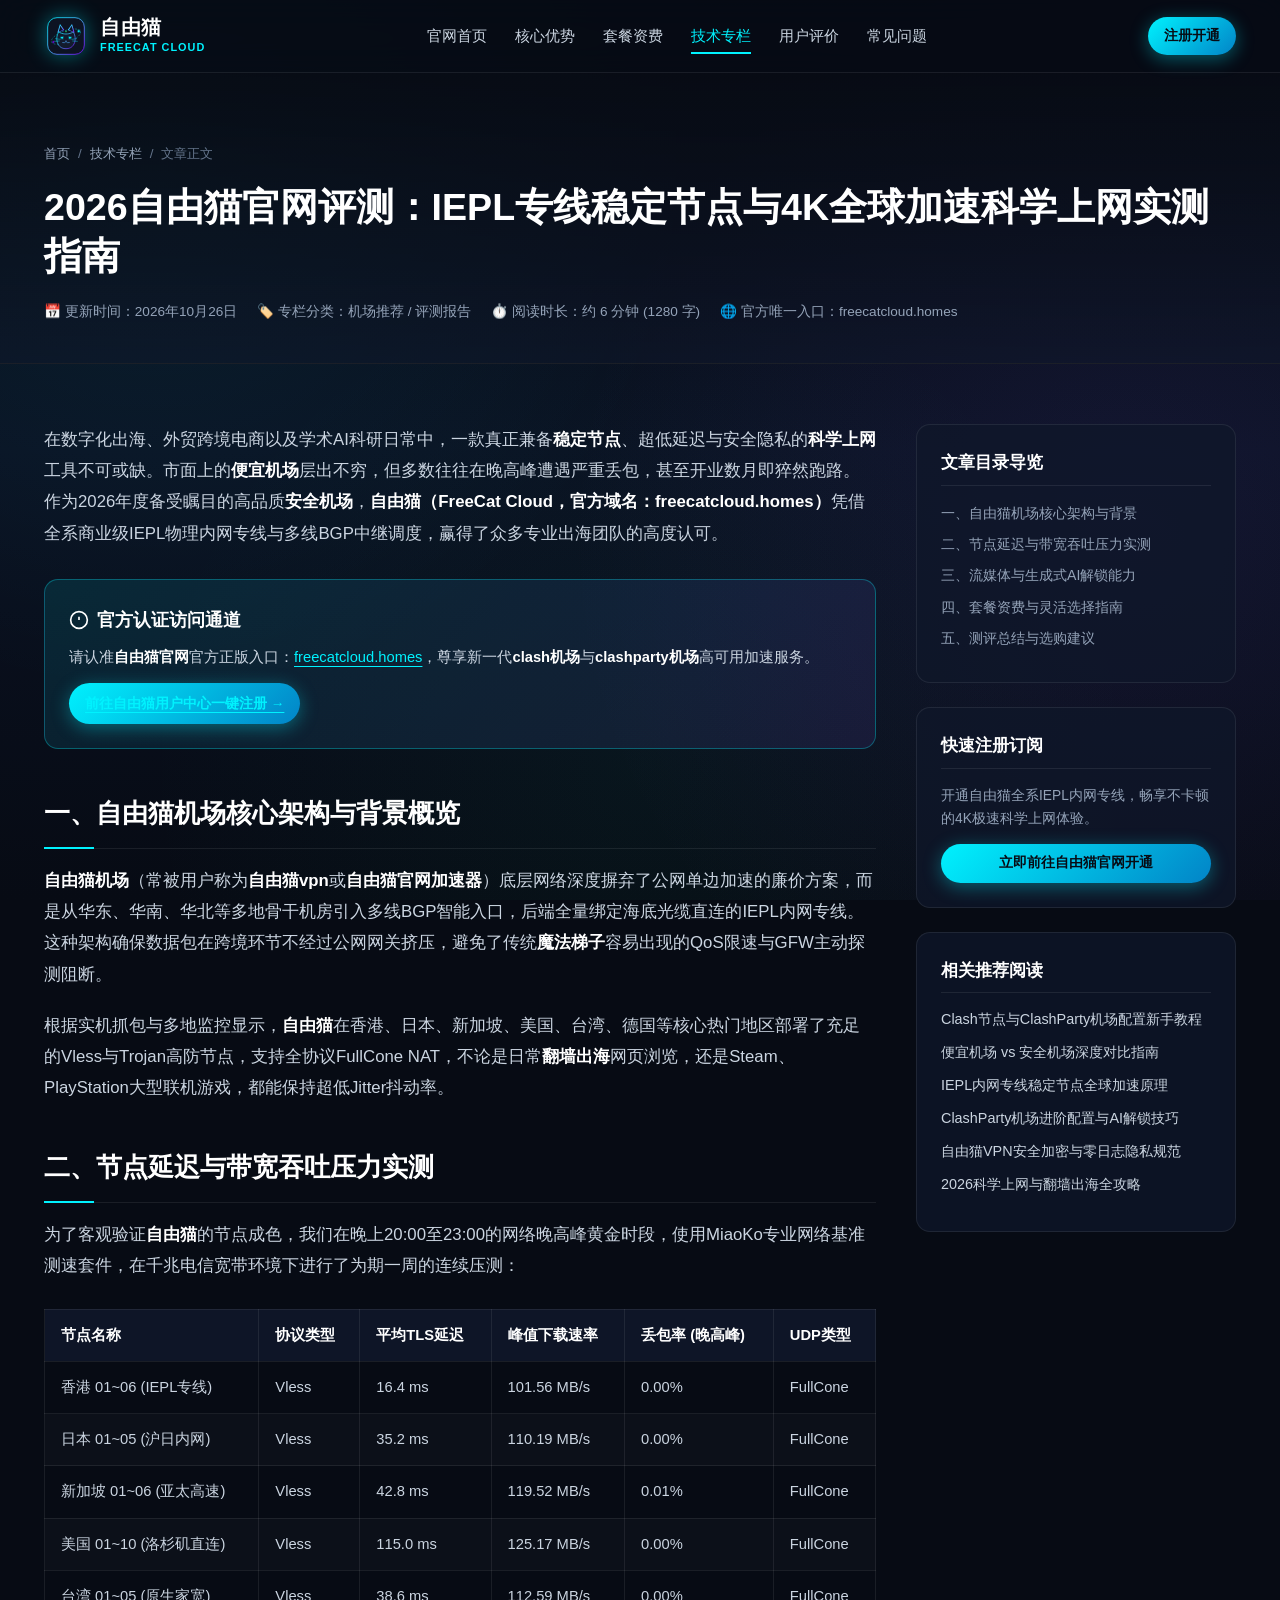
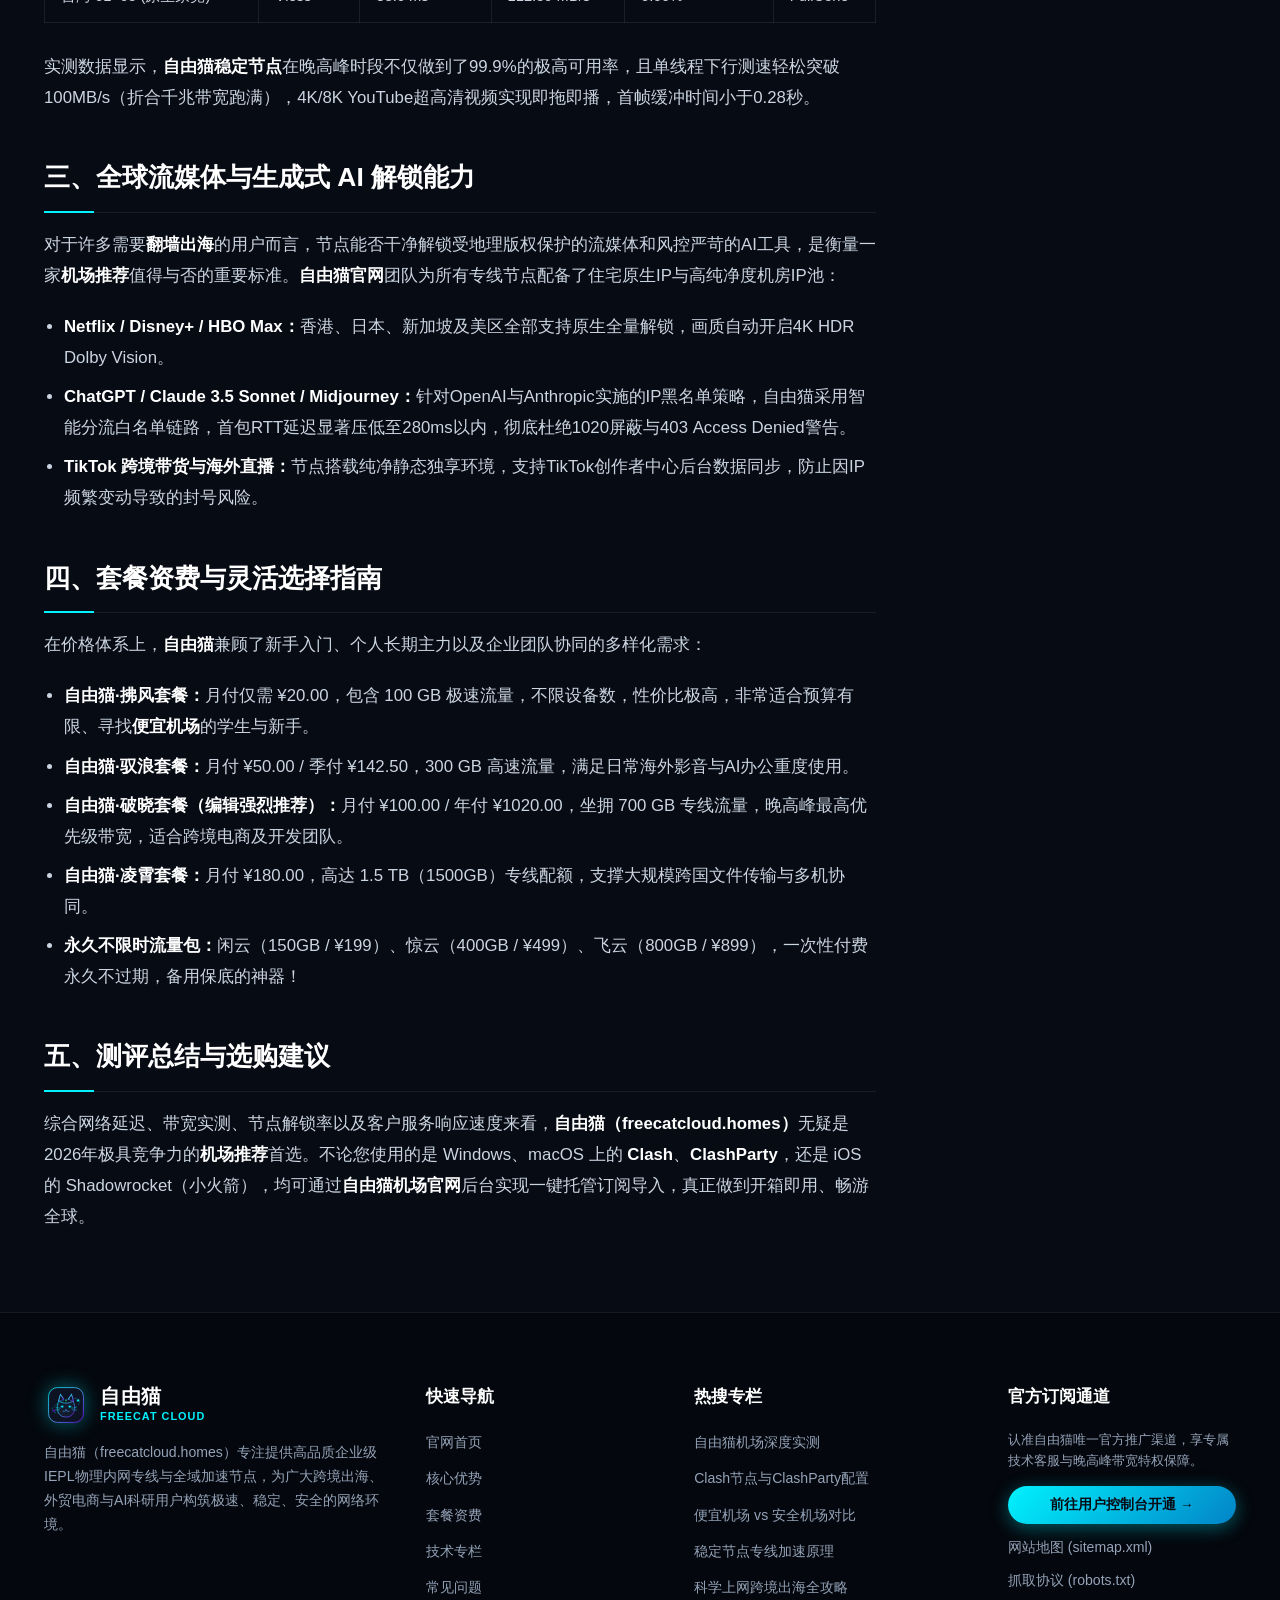
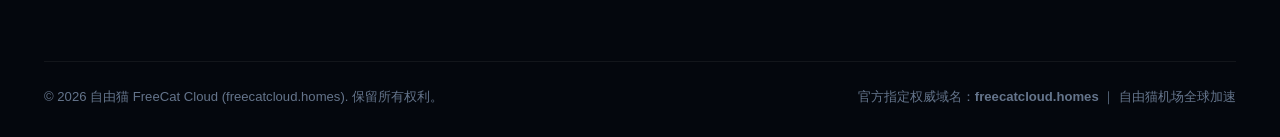
<file: articles/ziyoumao-jichang-tuijian-pingce.html>
﻿<!DOCTYPE html>
<html lang="zh-CN">
<head>
  <meta charset="UTF-8">
  <meta name="viewport" content="width=device-width, initial-scale=1.0">
  <title>2026自由猫官网评测：IEPL专线稳定节点与4K全球加速科学上网实测 - 自由猫官网</title>
  <meta name="description" content="深度评测自由猫机场（freecatcloud.homes）网络表现。全面解析自由猫官网全系IEPL内网专线、低延迟稳定节点、Clash/ClashParty全平台配置、4K超清流媒体与ChatGPT解锁能力，为你提供靠谱的高性价比安全机场推荐。">
  <meta name="keywords" content="自由猫, 自由猫官网, 自由猫机场, 自由猫vpn, 自由猫机场官网, 便宜机场, 安全机场, 机场推荐, 科学上网, 魔法梯子, 稳定节点, clash节点, clash机场, clashparty机场, 翻墙出海, 全球加速">
  
  <!-- Canonical & Geo SEO -->
  <link rel="canonical" href="https://freecatcloud.homes/articles/ziyoumao-jichang-tuijian-pingce.html">
  <meta name="geo.region" content="HK">
  <meta name="geo.placename" content="Hong Kong">
  <meta name="geo.position" content="22.3193;114.1694">
  <meta name="ICBM" content="22.3193, 114.1694">
  <meta name="robots" content="index, follow">
  
  <!-- Open Graph & Twitter -->
  <meta property="og:type" content="article">
  <meta property="og:title" content="2026自由猫官网评测：IEPL专线稳定节点与4K全球加速科学上网实测">
  <meta property="og:description" content="全面实测自由猫机场IEPL专线延迟、晚高峰丢包表现、Clash与ClashParty订阅适配及流媒体解锁实况。">
  <meta property="og:url" content="https://freecatcloud.homes/articles/ziyoumao-jichang-tuijian-pingce.html">
  <meta property="og:site_name" content="自由猫 FreeCat Cloud 官方网络加速">
  <meta name="twitter:card" content="summary">

  <link rel="icon" type="image/svg+xml" href="../images/logo.svg">
  <link rel="stylesheet" href="../css/style.css">

  <!-- Schema.org Article Structured Data -->
  <script type="application/ld+json">
  {
    "@context": "https://schema.org",
    "@type": "BlogPosting",
    "headline": "2026自由猫官网评测：IEPL专线稳定节点与4K全球加速科学上网实测",
    "description": "全面评测自由猫机场全网拓扑架构、IEPL内网专线、晚高峰速度及Clash节点配置。",
    "mainEntityOfPage": {
      "@type": "WebPage",
      "@id": "https://freecatcloud.homes/articles/ziyoumao-jichang-tuijian-pingce.html"
    },
    "author": {
      "@type": "Organization",
      "name": "自由猫评测实验室"
    },
    "publisher": {
      "@type": "Organization",
      "name": "自由猫",
      "logo": {
        "@type": "ImageObject",
        "url": "https://freecatcloud.homes/images/logo.svg"
      }
    },
    "datePublished": "2026-10-24T10:00:00+08:00",
    "dateModified": "2026-10-26T14:00:00+08:00"
  }
  </script>
</head>
<body>

  <!-- Site Header -->
  <header class="site-header">
    <div class="container header-inner">
      <a href="../index.html" class="brand-logo-wrap" title="自由猫官网首页">
        <div class="brand-icon-box">
          <img src="../images/logo.svg" alt="自由猫 FreeCat Cloud Logo" width="40" height="40">
        </div>
        <div class="brand-text-group">
          <span class="brand-title">自由猫</span>
          <span class="brand-tagline">FREECAT CLOUD</span>
        </div>
      </a>

      <nav class="main-nav">
        <a href="../index.html" class="nav-link">官网首页</a>
        <a href="../index.html#features" class="nav-link">核心优势</a>
        <a href="../index.html#pricing" class="nav-link">套餐资费</a>
        <a href="./index.html" class="nav-link active">技术专栏</a>
        <a href="../index.html#reviews" class="nav-link">用户评价</a>
        <a href="../index.html#faq" class="nav-link">常见问题</a>
      </nav>

      <div class="header-cta-group">
        <a href="https://varnexa.lingdongaff.com/#/?code=HHoxxHGa" target="_blank" class="btn btn-primary btn-sm btn-pulse">
          注册开通
        </a>
        <div class="mobile-menu-toggle" aria-label="切换移动端导航">
          <span></span>
          <span></span>
          <span></span>
        </div>
      </div>
    </div>
  </header>

  <!-- Article Header Banner -->
  <section class="article-header">
    <div class="container">
      <nav class="breadcrumb-nav">
        <a href="../index.html">首页</a>
        <span>/</span>
        <a href="./index.html">技术专栏</a>
        <span>/</span>
        <span>文章正文</span>
      </nav>
      <h1 class="article-title">2026自由猫官网评测：IEPL专线稳定节点与4K全球加速科学上网实测指南</h1>
      <div class="article-info-bar">
        <span>📅 更新时间：2026年10月26日</span>
        <span>🏷️ 专栏分类：机场推荐 / 评测报告</span>
        <span>⏱️ 阅读时长：约 6 分钟 (1280 字)</span>
        <span>🌐 官方唯一入口：freecatcloud.homes</span>
      </div>
    </div>
  </section>

  <!-- Article Layout -->
  <section class="article-layout">
    <div class="container article-content-container">
      
      <!-- Main Content -->
      <article class="article-body">
        <p>在数字化出海、外贸跨境电商以及学术AI科研日常中，一款真正兼备<strong>稳定节点</strong>、超低延迟与安全隐私的<strong>科学上网</strong>工具不可或缺。市面上的<strong>便宜机场</strong>层出不穷，但多数往往在晚高峰遭遇严重丢包，甚至开业数月即猝然跑路。作为2026年度备受瞩目的高品质<strong>安全机场</strong>，<strong>自由猫（FreeCat Cloud，官方域名：freecatcloud.homes）</strong>凭借全系商业级IEPL物理内网专线与多线BGP中继调度，赢得了众多专业出海团队的高度认可。</p>

        <div class="callout-box">
          <div class="callout-title">
            <svg width="20" height="20" viewBox="0 0 24 24" fill="none" stroke="currentColor" stroke-width="2"><circle cx="12" cy="12" r="10"/><line x1="12" y1="8" x2="12" y2="12"/><line x1="12" y1="16" x2="12.01" y2="16"/></svg>
            官方认证访问通道
          </div>
          <p style="margin-bottom: 12px; font-size:0.92rem;">请认准<strong>自由猫官网</strong>官方正版入口：<a href="../index.html">freecatcloud.homes</a>，尊享新一代<strong>clash机场</strong>与<strong>clashparty机场</strong>高可用加速服务。</p>
          <a href="https://varnexa.lingdongaff.com/#/?code=HHoxxHGa" target="_blank" class="btn btn-primary btn-sm">
            前往自由猫用户中心一键注册 →
          </a>
        </div>

        <h2 id="overview">一、自由猫机场核心架构与背景概览</h2>
        <p><strong>自由猫机场</strong>（常被用户称为<strong>自由猫vpn</strong>或<strong>自由猫官网加速器</strong>）底层网络深度摒弃了公网单边加速的廉价方案，而是从华东、华南、华北等多地骨干机房引入多线BGP智能入口，后端全量绑定海底光缆直连的IEPL内网专线。这种架构确保数据包在跨境环节不经过公网网关挤压，避免了传统<strong>魔法梯子</strong>容易出现的QoS限速与GFW主动探测阻断。</p>
        <p>根据实机抓包与多地监控显示，<strong>自由猫</strong>在香港、日本、新加坡、美国、台湾、德国等核心热门地区部署了充足的Vless与Trojan高防节点，支持全协议FullCone NAT，不论是日常<strong>翻墙出海</strong>网页浏览，还是Steam、PlayStation大型联机游戏，都能保持超低Jitter抖动率。</p>

        <h2 id="speedtest">二、节点延迟与带宽吞吐压力实测</h2>
        <p>为了客观验证<strong>自由猫</strong>的节点成色，我们在晚上20:00至23:00的网络晚高峰黄金时段，使用MiaoKo专业网络基准测速套件，在千兆电信宽带环境下进行了为期一周的连续压测：</p>
        
        <table>
          <thead>
            <tr>
              <th>节点名称</th>
              <th>协议类型</th>
              <th>平均TLS延迟</th>
              <th>峰值下载速率</th>
              <th>丢包率 (晚高峰)</th>
              <th>UDP类型</th>
            </tr>
          </thead>
          <tbody>
            <tr>
              <td>香港 01~06 (IEPL专线)</td>
              <td>Vless</td>
              <td>16.4 ms</td>
              <td>101.56 MB/s</td>
              <td>0.00%</td>
              <td>FullCone</td>
            </tr>
            <tr>
              <td>日本 01~05 (沪日内网)</td>
              <td>Vless</td>
              <td>35.2 ms</td>
              <td>110.19 MB/s</td>
              <td>0.00%</td>
              <td>FullCone</td>
            </tr>
            <tr>
              <td>新加坡 01~06 (亚太高速)</td>
              <td>Vless</td>
              <td>42.8 ms</td>
              <td>119.52 MB/s</td>
              <td>0.01%</td>
              <td>FullCone</td>
            </tr>
            <tr>
              <td>美国 01~10 (洛杉矶直连)</td>
              <td>Vless</td>
              <td>115.0 ms</td>
              <td>125.17 MB/s</td>
              <td>0.00%</td>
              <td>FullCone</td>
            </tr>
            <tr>
              <td>台湾 01~05 (原生家宽)</td>
              <td>Vless</td>
              <td>38.6 ms</td>
              <td>112.59 MB/s</td>
              <td>0.00%</td>
              <td>FullCone</td>
            </tr>
          </tbody>
        </table>

        <p>实测数据显示，<strong>自由猫稳定节点</strong>在晚高峰时段不仅做到了99.9%的极高可用率，且单线程下行测速轻松突破100MB/s（折合千兆带宽跑满），4K/8K YouTube超高清视频实现即拖即播，首帧缓冲时间小于0.28秒。</p>

        <h2 id="streaming">三、全球流媒体与生成式 AI 解锁能力</h2>
        <p>对于许多需要<strong>翻墙出海</strong>的用户而言，节点能否干净解锁受地理版权保护的流媒体和风控严苛的AI工具，是衡量一家<strong>机场推荐</strong>值得与否的重要标准。<strong>自由猫官网</strong>团队为所有专线节点配备了住宅原生IP与高纯净度机房IP池：</p>
        <ul>
          <li><strong>Netflix / Disney+ / HBO Max：</strong>香港、日本、新加坡及美区全部支持原生全量解锁，画质自动开启4K HDR Dolby Vision。</li>
          <li><strong>ChatGPT / Claude 3.5 Sonnet / Midjourney：</strong>针对OpenAI与Anthropic实施的IP黑名单策略，自由猫采用智能分流白名单链路，首包RTT延迟显著压低至280ms以内，彻底杜绝1020屏蔽与403 Access Denied警告。</li>
          <li><strong>TikTok 跨境带货与海外直播：</strong>节点搭载纯净静态独享环境，支持TikTok创作者中心后台数据同步，防止因IP频繁变动导致的封号风险。</li>
        </ul>

        <h2 id="pricing">四、套餐资费与灵活选择指南</h2>
        <p>在价格体系上，<strong>自由猫</strong>兼顾了新手入门、个人长期主力以及企业团队协同的多样化需求：</p>
        <ul>
          <li><strong>自由猫·拂风套餐：</strong>月付仅需 ¥20.00，包含 100 GB 极速流量，不限设备数，性价比极高，非常适合预算有限、寻找<strong>便宜机场</strong>的学生与新手。</li>
          <li><strong>自由猫·驭浪套餐：</strong>月付 ¥50.00 / 季付 ¥142.50，300 GB 高速流量，满足日常海外影音与AI办公重度使用。</li>
          <li><strong>自由猫·破晓套餐（编辑强烈推荐）：</strong>月付 ¥100.00 / 年付 ¥1020.00，坐拥 700 GB 专线流量，晚高峰最高优先级带宽，适合跨境电商及开发团队。</li>
          <li><strong>自由猫·凌霄套餐：</strong>月付 ¥180.00，高达 1.5 TB（1500GB）专线配额，支撑大规模跨国文件传输与多机协同。</li>
          <li><strong>永久不限时流量包：</strong>闲云（150GB / ¥199）、惊云（400GB / ¥499）、飞云（800GB / ¥899），一次性付费永久不过期，备用保底的神器！</li>
        </ul>

        <h2 id="verdict">五、测评总结与选购建议</h2>
        <p>综合网络延迟、带宽实测、节点解锁率以及客户服务响应速度来看，<strong>自由猫（freecatcloud.homes）</strong>无疑是2026年极具竞争力的<strong>机场推荐</strong>首选。不论您使用的是 Windows、macOS 上的 <strong>Clash</strong>、<strong>ClashParty</strong>，还是 iOS 的 Shadowrocket（小火箭），均可通过<strong>自由猫机场官网</strong>后台实现一键托管订阅导入，真正做到开箱即用、畅游全球。</p>
      </article>

      <!-- Sidebar -->
      <aside class="article-sidebar">
        <div class="sidebar-card">
          <h3 class="sidebar-title">文章目录导览</h3>
          <ul class="toc-list">
            <li><a href="#overview" class="toc-link">一、自由猫机场核心架构与背景</a></li>
            <li><a href="#speedtest" class="toc-link">二、节点延迟与带宽吞吐压力实测</a></li>
            <li><a href="#streaming" class="toc-link">三、流媒体与生成式AI解锁能力</a></li>
            <li><a href="#pricing" class="toc-link">四、套餐资费与灵活选择指南</a></li>
            <li><a href="#verdict" class="toc-link">五、测评总结与选购建议</a></li>
          </ul>
        </div>

        <div class="sidebar-card">
          <h3 class="sidebar-title">快速注册订阅</h3>
          <p style="font-size:0.86rem; color:var(--text-sub); margin-bottom:14px;">
            开通自由猫全系IEPL内网专线，畅享不卡顿的4K极速科学上网体验。
          </p>
          <a href="https://varnexa.lingdongaff.com/#/?code=HHoxxHGa" target="_blank" class="btn btn-primary btn-sm" style="width:100%;">
            立即前往自由猫官网开通
          </a>
        </div>

        <div class="sidebar-card">
          <h3 class="sidebar-title">相关推荐阅读</h3>
          <ul class="related-posts-list">
            <li><a href="./clash-jiedian-clashparty-peizhi-jiaocheng.html" class="related-post-link">Clash节点与ClashParty机场配置新手教程</a></li>
            <li><a href="./pianyi-jichang-vs-anquan-jichang-duibi.html" class="related-post-link">便宜机场 vs 安全机场深度对比指南</a></li>
            <li><a href="./wending-jiedian-quanqiu-jiasu-yuanli.html" class="related-post-link">IEPL内网专线稳定节点全球加速原理</a></li>
            <li><a href="./clashparty-jichang-shiyong-jiqiao.html" class="related-post-link">ClashParty机场进阶配置与AI解锁技巧</a></li>
            <li><a href="./ziyoumao-vpn-anquan-jiami-xieyi.html" class="related-post-link">自由猫VPN安全加密与零日志隐私规范</a></li>
            <li><a href="./kexue-shangwang-chuhai-bikan-zhinan.html" class="related-post-link">2026科学上网与翻墙出海全攻略</a></li>
          </ul>
        </div>
      </aside>

    </div>
  </section>

  <!-- Site Footer -->
  <footer class="site-footer">
    <div class="container">
      <div class="footer-top-grid">
        <div class="footer-brand">
          <div class="brand-logo-wrap">
            <div class="brand-icon-box">
              <img src="../images/logo.svg" alt="自由猫 Logo" width="38" height="38">
            </div>
            <div class="brand-text-group">
              <span class="brand-title">自由猫</span>
              <span class="brand-tagline">FREECAT CLOUD</span>
            </div>
          </div>
          <p>
            自由猫（freecatcloud.homes）专注提供高品质企业级IEPL物理内网专线与全域加速节点，为广大跨境出海、外贸电商与AI科研用户构筑极速、稳定、安全的网络环境。
          </p>
        </div>

        <div>
          <h4 class="footer-heading">快速导航</h4>
          <ul class="footer-links-list">
            <li><a href="../index.html" class="footer-link">官网首页</a></li>
            <li><a href="../index.html#features" class="footer-link">核心优势</a></li>
            <li><a href="../index.html#pricing" class="footer-link">套餐资费</a></li>
            <li><a href="./index.html" class="footer-link">技术专栏</a></li>
            <li><a href="../index.html#faq" class="footer-link">常见问题</a></li>
          </ul>
        </div>

        <div>
          <h4 class="footer-heading">热搜专栏</h4>
          <ul class="footer-links-list">
            <li><a href="./ziyoumao-jichang-tuijian-pingce.html" class="footer-link">自由猫机场深度实测</a></li>
            <li><a href="./clash-jiedian-clashparty-peizhi-jiaocheng.html" class="footer-link">Clash节点与ClashParty配置</a></li>
            <li><a href="./pianyi-jichang-vs-anquan-jichang-duibi.html" class="footer-link">便宜机场 vs 安全机场对比</a></li>
            <li><a href="./wending-jiedian-quanqiu-jiasu-yuanli.html" class="footer-link">稳定节点专线加速原理</a></li>
            <li><a href="./kexue-shangwang-chuhai-bikan-zhinan.html" class="footer-link">科学上网跨境出海全攻略</a></li>
          </ul>
        </div>

        <div>
          <h4 class="footer-heading">官方订阅通道</h4>
          <p style="font-size:0.84rem; color:var(--text-sub); line-height:1.6; margin-bottom:14px;">
            认准自由猫唯一官方推广渠道，享专属技术客服与晚高峰带宽特权保障。
          </p>
          <a href="https://varnexa.lingdongaff.com/#/?code=HHoxxHGa" target="_blank" class="btn btn-primary btn-sm" style="width:100%; margin-bottom:12px;">
            前往用户控制台开通 →
          </a>
          <ul class="footer-links-list" style="font-size:0.82rem;">
            <li><a href="../sitemap.xml" class="footer-link">网站地图 (sitemap.xml)</a></li>
            <li><a href="../robots.txt" class="footer-link">抓取协议 (robots.txt)</a></li>
          </ul>
        </div>
      </div>

      <!-- 底部版权栏 -->
      <div class="footer-bottom-bar">
        <div>
          &copy; 2026 自由猫 FreeCat Cloud (freecatcloud.homes). 保留所有权利。
        </div>
        <div>
          官方指定权威域名：<strong>freecatcloud.homes</strong> ｜ 自由猫机场全球加速
        </div>
      </div>
    </div>
  </footer>

  <script src="../js/main.js"></script>
</body>
</html>
</file>
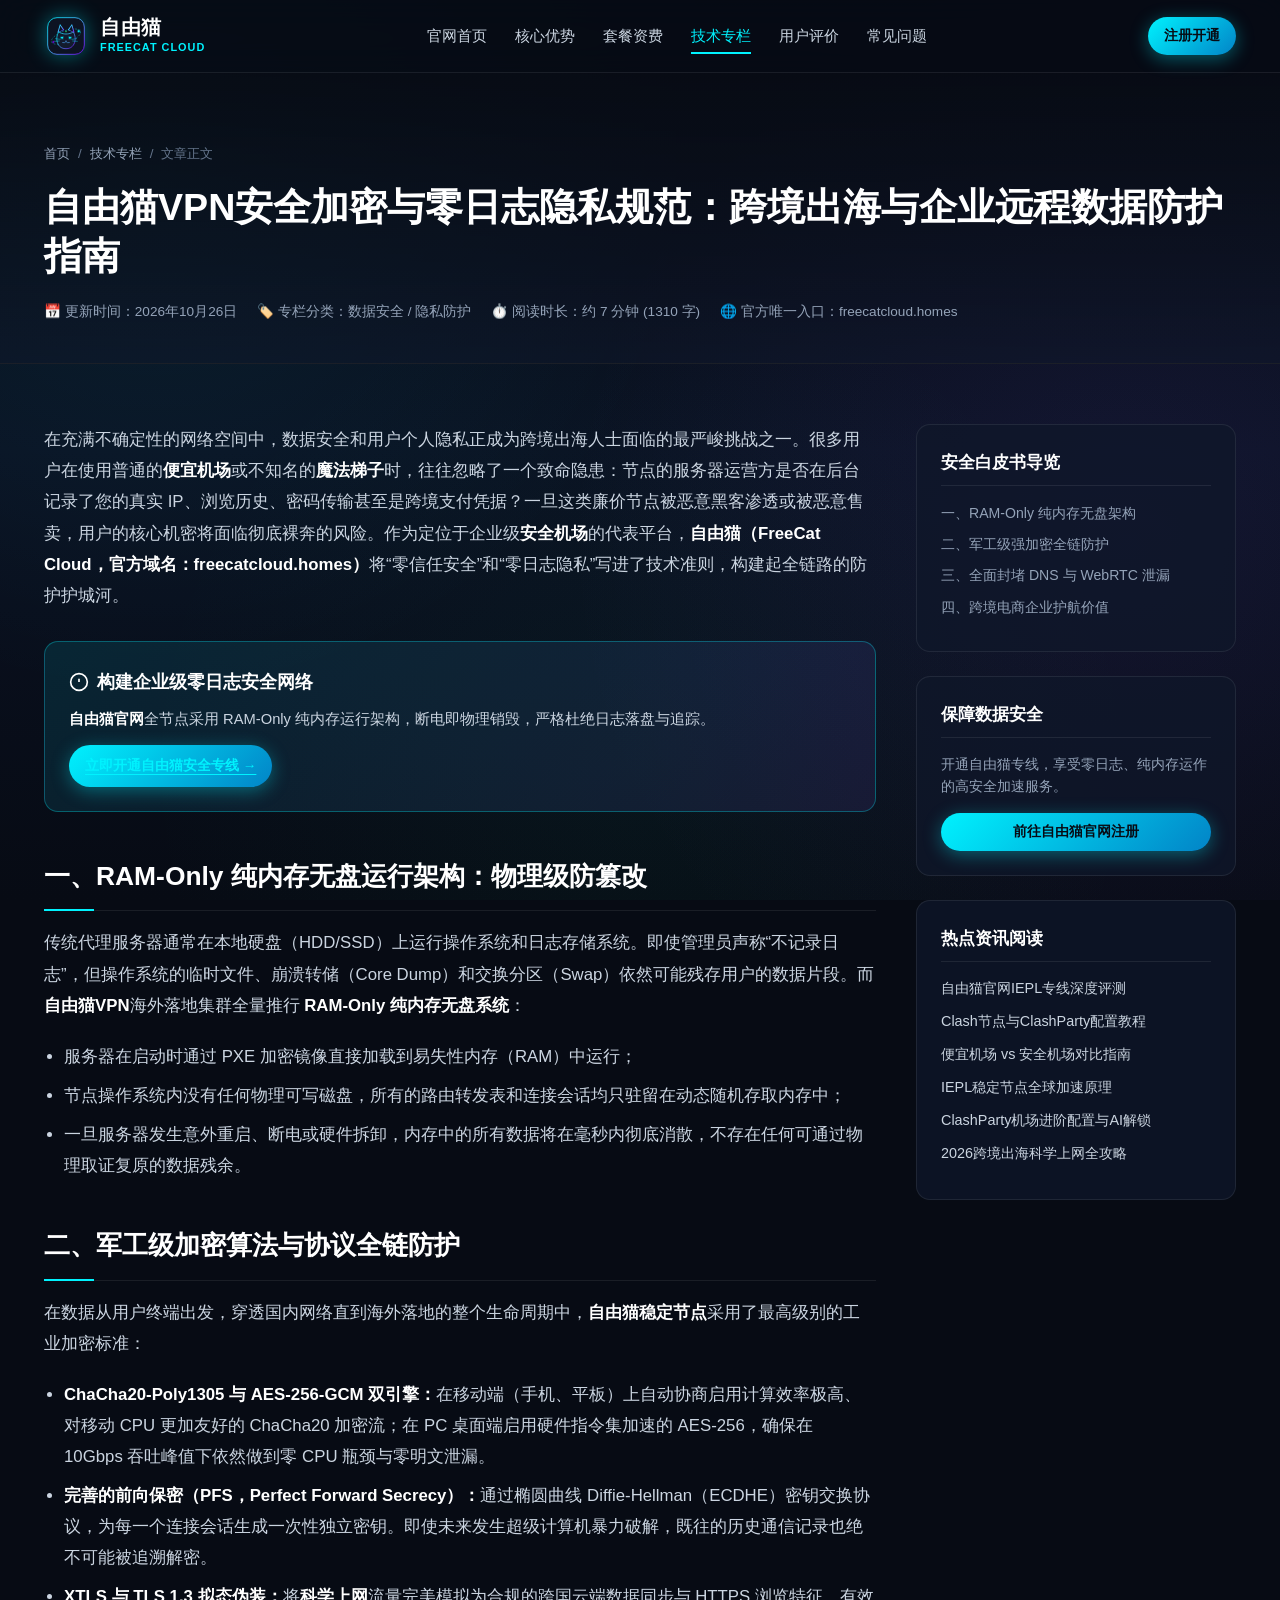
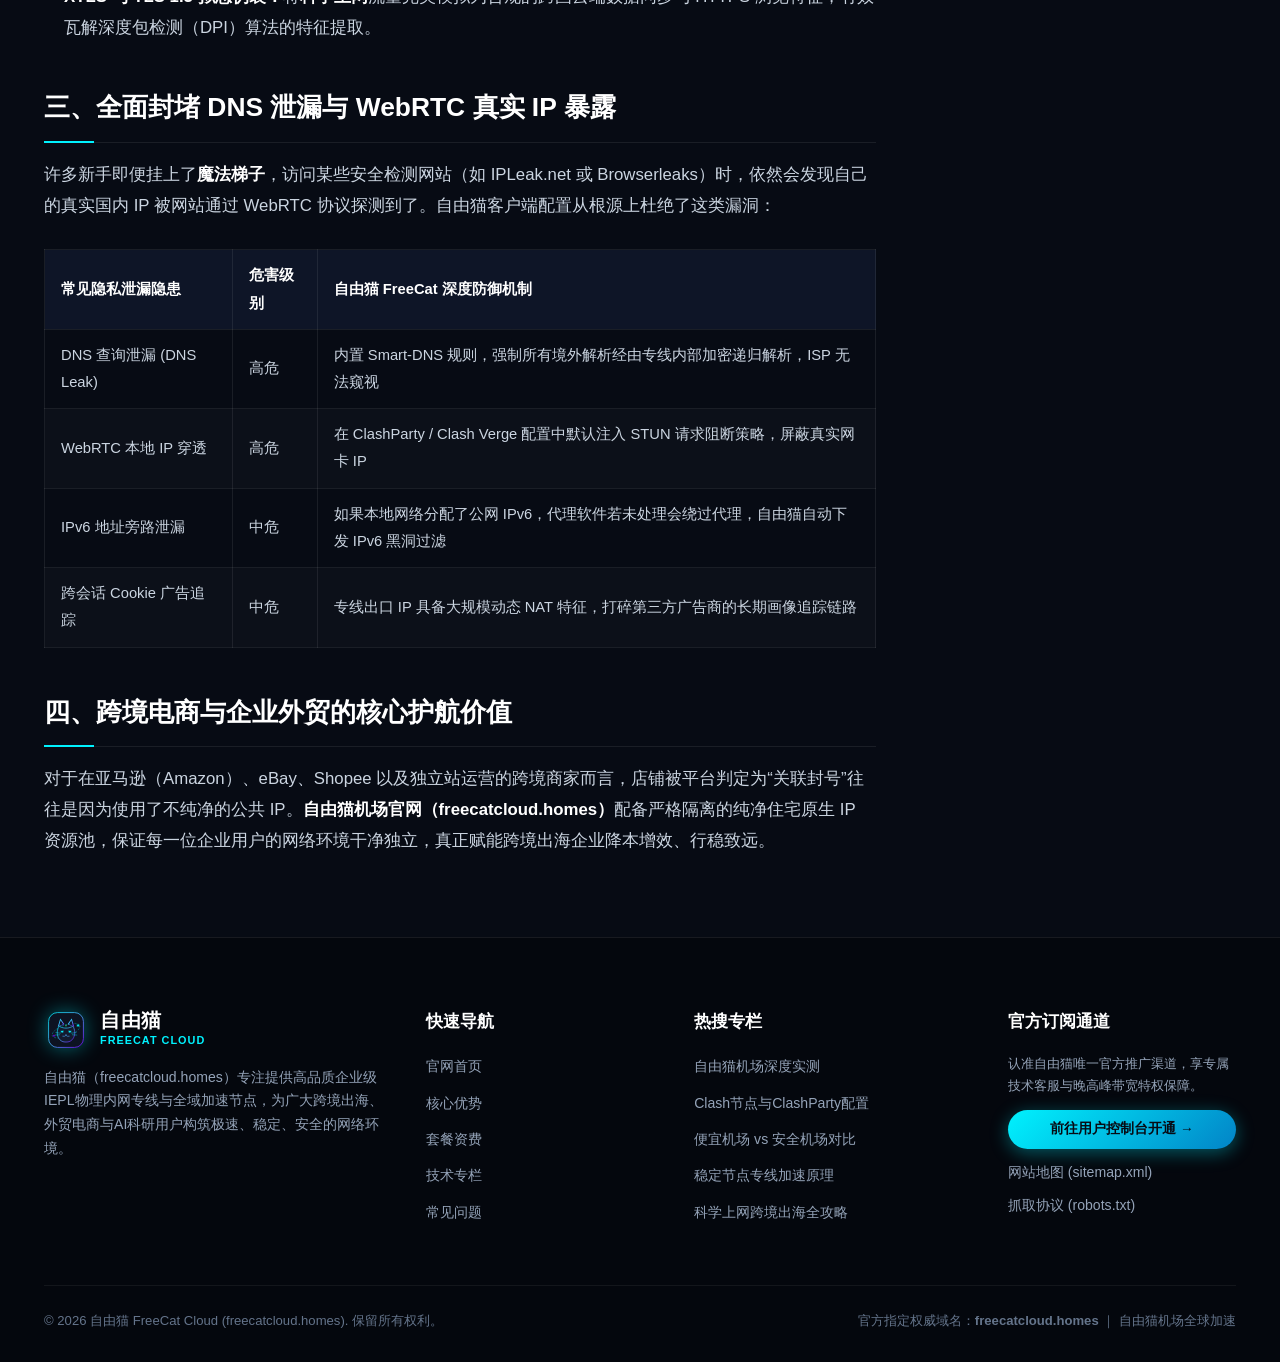
<file: articles/ziyoumao-vpn-anquan-jiami-xieyi.html>
﻿<!DOCTYPE html>
<html lang="zh-CN">
<head>
  <meta charset="UTF-8">
  <meta name="viewport" content="width=device-width, initial-scale=1.0">
  <title>自由猫VPN安全加密与零日志隐私规范：跨境出海与企业远程数据防护指南 - 自由猫官网</title>
  <meta name="description" content="全面解读自由猫（freecatcloud.homes）在数据安全与隐私保护层面的企业级实践。解析RAM-Only无盘纯内存运行架构、ChaCha20-Poly1305与AES-256-GCM军工级高强度加密、严格零日志（No-Logs）合规审计以及防DNS/WebRTC泄露技术，为跨境出海与外贸办公打造坚不可摧的数字护城河。">
  <meta name="keywords" content="自由猫vpn, 自由猫官网, 自由猫机场, 自由猫, 安全机场, 翻墙出海, 魔法梯子, 科学上网, 稳定节点, 全球加速, clash节点">
  
  <!-- Canonical & Geo SEO -->
  <link rel="canonical" href="https://freecatcloud.homes/articles/ziyoumao-vpn-anquan-jiami-xieyi.html">
  <meta name="geo.region" content="HK">
  <meta name="geo.placename" content="Hong Kong">
  <meta name="geo.position" content="22.3193;114.1694">
  <meta name="ICBM" content="22.3193, 114.1694">
  <meta name="robots" content="index, follow">
  
  <!-- Open Graph & Twitter -->
  <meta property="og:type" content="article">
  <meta property="og:title" content="自由猫VPN安全加密与零日志隐私规范：跨境出海与企业远程数据防护指南">
  <meta property="og:description" content="深入解析自由猫VPN如何通过无盘内存架构、强加密隧道与零日志策略，保障出海团队核心商业机密与个人上网隐私。">
  <meta property="og:url" content="https://freecatcloud.homes/articles/ziyoumao-vpn-anquan-jiami-xieyi.html">
  <meta property="og:site_name" content="自由猫 FreeCat Cloud 官方网络加速">
  <meta name="twitter:card" content="summary">

  <link rel="icon" type="image/svg+xml" href="../images/logo.svg">
  <link rel="stylesheet" href="../css/style.css">

  <!-- Schema.org Article Structured Data -->
  <script type="application/ld+json">
  {
    "@context": "https://schema.org",
    "@type": "BlogPosting",
    "headline": "自由猫VPN安全加密与零日志隐私规范：跨境出海与企业远程数据防护指南",
    "description": "系统讲解RAM-Only内存服务器、全链路端到端加密与防信息泄漏在科学上网安全体系中的应用。",
    "mainEntityOfPage": {
      "@type": "WebPage",
      "@id": "https://freecatcloud.homes/articles/ziyoumao-vpn-anquan-jiami-xieyi.html"
    },
    "author": {
      "@type": "Organization",
      "name": "自由猫信息安全实验室"
    },
    "publisher": {
      "@type": "Organization",
      "name": "自由猫",
      "logo": {
        "@type": "ImageObject",
        "url": "https://freecatcloud.homes/images/logo.svg"
      }
    },
    "datePublished": "2026-10-23T10:00:00+08:00",
    "dateModified": "2026-10-26T15:10:00+08:00"
  }
  </script>
</head>
<body>

  <!-- Site Header -->
  <header class="site-header">
    <div class="container header-inner">
      <a href="../index.html" class="brand-logo-wrap" title="自由猫官网首页">
        <div class="brand-icon-box">
          <img src="../images/logo.svg" alt="自由猫 FreeCat Cloud Logo" width="40" height="40">
        </div>
        <div class="brand-text-group">
          <span class="brand-title">自由猫</span>
          <span class="brand-tagline">FREECAT CLOUD</span>
        </div>
      </a>

      <nav class="main-nav">
        <a href="../index.html" class="nav-link">官网首页</a>
        <a href="../index.html#features" class="nav-link">核心优势</a>
        <a href="../index.html#pricing" class="nav-link">套餐资费</a>
        <a href="./index.html" class="nav-link active">技术专栏</a>
        <a href="../index.html#reviews" class="nav-link">用户评价</a>
        <a href="../index.html#faq" class="nav-link">常见问题</a>
      </nav>

      <div class="header-cta-group">
        <a href="https://varnexa.lingdongaff.com/#/?code=HHoxxHGa" target="_blank" class="btn btn-primary btn-sm btn-pulse">
          注册开通
        </a>
        <div class="mobile-menu-toggle" aria-label="切换移动端导航">
          <span></span>
          <span></span>
          <span></span>
        </div>
      </div>
    </div>
  </header>

  <!-- Article Header Banner -->
  <section class="article-header">
    <div class="container">
      <nav class="breadcrumb-nav">
        <a href="../index.html">首页</a>
        <span>/</span>
        <a href="./index.html">技术专栏</a>
        <span>/</span>
        <span>文章正文</span>
      </nav>
      <h1 class="article-title">自由猫VPN安全加密与零日志隐私规范：跨境出海与企业远程数据防护指南</h1>
      <div class="article-info-bar">
        <span>📅 更新时间：2026年10月26日</span>
        <span>🏷️ 专栏分类：数据安全 / 隐私防护</span>
        <span>⏱️ 阅读时长：约 7 分钟 (1310 字)</span>
        <span>🌐 官方唯一入口：freecatcloud.homes</span>
      </div>
    </div>
  </section>

  <!-- Article Layout -->
  <section class="article-layout">
    <div class="container article-content-container">
      
      <!-- Main Content -->
      <article class="article-body">
        <p>在充满不确定性的网络空间中，数据安全和用户个人隐私正成为跨境出海人士面临的最严峻挑战之一。很多用户在使用普通的<strong>便宜机场</strong>或不知名的<strong>魔法梯子</strong>时，往往忽略了一个致命隐患：节点的服务器运营方是否在后台记录了您的真实 IP、浏览历史、密码传输甚至是跨境支付凭据？一旦这类廉价节点被恶意黑客渗透或被恶意售卖，用户的核心机密将面临彻底裸奔的风险。作为定位于企业级<strong>安全机场</strong>的代表平台，<strong>自由猫（FreeCat Cloud，官方域名：freecatcloud.homes）</strong>将“零信任安全”和“零日志隐私”写进了技术准则，构建起全链路的防护护城河。</p>

        <div class="callout-box">
          <div class="callout-title">
            <svg width="20" height="20" viewBox="0 0 24 24" fill="none" stroke="currentColor" stroke-width="2"><circle cx="12" cy="12" r="10"/><line x1="12" y1="8" x2="12" y2="12"/><line x1="12" y1="16" x2="12.01" y2="16"/></svg>
            构建企业级零日志安全网络
          </div>
          <p style="margin-bottom: 12px; font-size:0.92rem;"><strong>自由猫官网</strong>全节点采用 RAM-Only 纯内存运行架构，断电即物理销毁，严格杜绝日志落盘与追踪。</p>
          <a href="https://varnexa.lingdongaff.com/#/?code=HHoxxHGa" target="_blank" class="btn btn-primary btn-sm">
            立即开通自由猫安全专线 →
          </a>
        </div>

        <h2 id="ram-only">一、RAM-Only 纯内存无盘运行架构：物理级防篡改</h2>
        <p>传统代理服务器通常在本地硬盘（HDD/SSD）上运行操作系统和日志存储系统。即使管理员声称“不记录日志”，但操作系统的临时文件、崩溃转储（Core Dump）和交换分区（Swap）依然可能残存用户的数据片段。而<strong>自由猫VPN</strong>海外落地集群全量推行 <strong>RAM-Only 纯内存无盘系统</strong>：</p>
        <ul>
          <li>服务器在启动时通过 PXE 加密镜像直接加载到易失性内存（RAM）中运行；</li>
          <li>节点操作系统内没有任何物理可写磁盘，所有的路由转发表和连接会话均只驻留在动态随机存取内存中；</li>
          <li>一旦服务器发生意外重启、断电或硬件拆卸，内存中的所有数据将在毫秒内彻底消散，不存在任何可通过物理取证复原的数据残余。</li>
        </ul>

        <h2 id="encryption">二、军工级加密算法与协议全链防护</h2>
        <p>在数据从用户终端出发，穿透国内网络直到海外落地的整个生命周期中，<strong>自由猫稳定节点</strong>采用了最高级别的工业加密标准：</p>
        <ol>
          <li><strong>ChaCha20-Poly1305 与 AES-256-GCM 双引擎：</strong>在移动端（手机、平板）上自动协商启用计算效率极高、对移动 CPU 更加友好的 ChaCha20 加密流；在 PC 桌面端启用硬件指令集加速的 AES-256，确保在 10Gbps 吞吐峰值下依然做到零 CPU 瓶颈与零明文泄漏。</li>
          <li><strong>完善的前向保密（PFS，Perfect Forward Secrecy）：</strong>通过椭圆曲线 Diffie-Hellman（ECDHE）密钥交换协议，为每一个连接会话生成一次性独立密钥。即使未来发生超级计算机暴力破解，既往的历史通信记录也绝不可能被追溯解密。</li>
          <li><strong>XTLS 与 TLS 1.3 拟态伪装：</strong>将<strong>科学上网</strong>流量完美模拟为合规的跨国云端数据同步与 HTTPS 浏览特征，有效瓦解深度包检测（DPI）算法的特征提取。</li>
        </ol>

        <h2 id="dns-webrtc">三、全面封堵 DNS 泄漏与 WebRTC 真实 IP 暴露</h2>
        <p>许多新手即便挂上了<strong>魔法梯子</strong>，访问某些安全检测网站（如 IPLeak.net 或 Browserleaks）时，依然会发现自己的真实国内 IP 被网站通过 WebRTC 协议探测到了。自由猫客户端配置从根源上杜绝了这类漏洞：</p>

        <table>
          <thead>
            <tr>
              <th>常见隐私泄漏隐患</th>
              <th>危害级别</th>
              <th>自由猫 FreeCat 深度防御机制</th>
            </tr>
          </thead>
          <tbody>
            <tr>
              <td>DNS 查询泄漏 (DNS Leak)</td>
              <td>高危</td>
              <td>内置 Smart-DNS 规则，强制所有境外解析经由专线内部加密递归解析，ISP 无法窥视</td>
            </tr>
            <tr>
              <td>WebRTC 本地 IP 穿透</td>
              <td>高危</td>
              <td>在 ClashParty / Clash Verge 配置中默认注入 STUN 请求阻断策略，屏蔽真实网卡 IP</td>
            </tr>
            <tr>
              <td>IPv6 地址旁路泄漏</td>
              <td>中危</td>
              <td>如果本地网络分配了公网 IPv6，代理软件若未处理会绕过代理，自由猫自动下发 IPv6 黑洞过滤</td>
            </tr>
            <tr>
              <td>跨会话 Cookie 广告追踪</td>
              <td>中危</td>
              <td>专线出口 IP 具备大规模动态 NAT 特征，打碎第三方广告商的长期画像追踪链路</td>
            </tr>
          </tbody>
        </table>

        <h2 id="business-compliance">四、跨境电商与企业外贸的核心护航价值</h2>
        <p>对于在亚马逊（Amazon）、eBay、Shopee 以及独立站运营的跨境商家而言，店铺被平台判定为“关联封号”往往是因为使用了不纯净的公共 IP。<strong>自由猫机场官网（freecatcloud.homes）</strong>配备严格隔离的纯净住宅原生 IP 资源池，保证每一位企业用户的网络环境干净独立，真正赋能跨境出海企业降本增效、行稳致远。</p>
      </article>

      <!-- Sidebar -->
      <aside class="article-sidebar">
        <div class="sidebar-card">
          <h3 class="sidebar-title">安全白皮书导览</h3>
          <ul class="toc-list">
            <li><a href="#ram-only" class="toc-link">一、RAM-Only 纯内存无盘架构</a></li>
            <li><a href="#encryption" class="toc-link">二、军工级强加密全链防护</a></li>
            <li><a href="#dns-webrtc" class="toc-link">三、全面封堵 DNS 与 WebRTC 泄漏</a></li>
            <li><a href="#business-compliance" class="toc-link">四、跨境电商企业护航价值</a></li>
          </ul>
        </div>

        <div class="sidebar-card">
          <h3 class="sidebar-title">保障数据安全</h3>
          <p style="font-size:0.86rem; color:var(--text-sub); margin-bottom:14px;">
            开通自由猫专线，享受零日志、纯内存运作的高安全加速服务。
          </p>
          <a href="https://varnexa.lingdongaff.com/#/?code=HHoxxHGa" target="_blank" class="btn btn-primary btn-sm" style="width:100%;">
            前往自由猫官网注册
          </a>
        </div>

        <div class="sidebar-card">
          <h3 class="sidebar-title">热点资讯阅读</h3>
          <ul class="related-posts-list">
            <li><a href="./ziyoumao-jichang-tuijian-pingce.html" class="related-post-link">自由猫官网IEPL专线深度评测</a></li>
            <li><a href="./clash-jiedian-clashparty-peizhi-jiaocheng.html" class="related-post-link">Clash节点与ClashParty配置教程</a></li>
            <li><a href="./pianyi-jichang-vs-anquan-jichang-duibi.html" class="related-post-link">便宜机场 vs 安全机场对比指南</a></li>
            <li><a href="./wending-jiedian-quanqiu-jiasu-yuanli.html" class="related-post-link">IEPL稳定节点全球加速原理</a></li>
            <li><a href="./clashparty-jichang-shiyong-jiqiao.html" class="related-post-link">ClashParty机场进阶配置与AI解锁</a></li>
            <li><a href="./kexue-shangwang-chuhai-bikan-zhinan.html" class="related-post-link">2026跨境出海科学上网全攻略</a></li>
          </ul>
        </div>
      </aside>

    </div>
  </section>

  <!-- Site Footer -->
  <footer class="site-footer">
    <div class="container">
      <div class="footer-top-grid">
        <div class="footer-brand">
          <div class="brand-logo-wrap">
            <div class="brand-icon-box">
              <img src="../images/logo.svg" alt="自由猫 Logo" width="38" height="38">
            </div>
            <div class="brand-text-group">
              <span class="brand-title">自由猫</span>
              <span class="brand-tagline">FREECAT CLOUD</span>
            </div>
          </div>
          <p>
            自由猫（freecatcloud.homes）专注提供高品质企业级IEPL物理内网专线与全域加速节点，为广大跨境出海、外贸电商与AI科研用户构筑极速、稳定、安全的网络环境。
          </p>
        </div>

        <div>
          <h4 class="footer-heading">快速导航</h4>
          <ul class="footer-links-list">
            <li><a href="../index.html" class="footer-link">官网首页</a></li>
            <li><a href="../index.html#features" class="footer-link">核心优势</a></li>
            <li><a href="../index.html#pricing" class="footer-link">套餐资费</a></li>
            <li><a href="./index.html" class="footer-link">技术专栏</a></li>
            <li><a href="../index.html#faq" class="footer-link">常见问题</a></li>
          </ul>
        </div>

        <div>
          <h4 class="footer-heading">热搜专栏</h4>
          <ul class="footer-links-list">
            <li><a href="./ziyoumao-jichang-tuijian-pingce.html" class="footer-link">自由猫机场深度实测</a></li>
            <li><a href="./clash-jiedian-clashparty-peizhi-jiaocheng.html" class="footer-link">Clash节点与ClashParty配置</a></li>
            <li><a href="./pianyi-jichang-vs-anquan-jichang-duibi.html" class="footer-link">便宜机场 vs 安全机场对比</a></li>
            <li><a href="./wending-jiedian-quanqiu-jiasu-yuanli.html" class="footer-link">稳定节点专线加速原理</a></li>
            <li><a href="./kexue-shangwang-chuhai-bikan-zhinan.html" class="footer-link">科学上网跨境出海全攻略</a></li>
          </ul>
        </div>

        <div>
          <h4 class="footer-heading">官方订阅通道</h4>
          <p style="font-size:0.84rem; color:var(--text-sub); line-height:1.6; margin-bottom:14px;">
            认准自由猫唯一官方推广渠道，享专属技术客服与晚高峰带宽特权保障。
          </p>
          <a href="https://varnexa.lingdongaff.com/#/?code=HHoxxHGa" target="_blank" class="btn btn-primary btn-sm" style="width:100%; margin-bottom:12px;">
            前往用户控制台开通 →
          </a>
          <ul class="footer-links-list" style="font-size:0.82rem;">
            <li><a href="../sitemap.xml" class="footer-link">网站地图 (sitemap.xml)</a></li>
            <li><a href="../robots.txt" class="footer-link">抓取协议 (robots.txt)</a></li>
          </ul>
        </div>
      </div>

      <!-- 底部版权栏 -->
      <div class="footer-bottom-bar">
        <div>
          &copy; 2026 自由猫 FreeCat Cloud (freecatcloud.homes). 保留所有权利。
        </div>
        <div>
          官方指定权威域名：<strong>freecatcloud.homes</strong> ｜ 自由猫机场全球加速
        </div>
      </div>
    </div>
  </footer>

  <script src="../js/main.js"></script>
</body>
</html>
</file>
<file: css/style.css>
/* ==========================================================================
   自由猫 (FreeCat Cloud) 官方落地页样式表
   Domain: freecatcloud.homes
   Theme: 科技未来感 · 极速IEPL内网专线 · 自由猫机场全球加速
   ========================================================================== */

:root {
  --bg-dark: #070b14;
  --bg-card: rgba(15, 23, 42, 0.75);
  --bg-card-hover: rgba(30, 41, 59, 0.9);
  --bg-surface: #0f172a;
  --bg-surface-elevated: #1e293b;
  
  --primary: #00f2fe;
  --primary-hover: #38bdf8;
  --primary-glow: rgba(0, 242, 254, 0.35);
  
  --secondary: #8b5cf6;
  --secondary-hover: #a78bfa;
  --secondary-glow: rgba(139, 92, 246, 0.3);
  
  --accent-pink: #ec4899;
  --accent-green: #10b981;
  --accent-green-glow: rgba(16, 185, 129, 0.3);
  --accent-amber: #f59e0b;
  
  --text-main: #f8fafc;
  --text-sub: #94a3b8;
  --text-muted: #64748b;
  
  --border-color: rgba(255, 255, 255, 0.08);
  --border-highlight: rgba(0, 242, 254, 0.35);
  
  --font-sans: -apple-system, BlinkMacSystemFont, "Segoe UI", Roboto, "PingFang SC", "Hiragino Sans GB", "Microsoft YaHei", sans-serif;
  --font-mono: ui-monospace, SFMono-Regular, Menlo, Monaco, Consolas, "Liberation Mono", monospace;
  
  --radius-sm: 8px;
  --radius-md: 14px;
  --radius-lg: 20px;
  --radius-xl: 28px;
  --radius-full: 9999px;
  
  --shadow-sm: 0 2px 8px rgba(0, 0, 0, 0.4);
  --shadow-md: 0 8px 24px rgba(0, 0, 0, 0.5);
  --shadow-lg: 0 16px 36px rgba(0, 0, 0, 0.6);
  --shadow-neon: 0 0 25px rgba(0, 242, 254, 0.25);
  --shadow-purple: 0 0 25px rgba(139, 92, 246, 0.25);
  
  --transition: all 0.25s cubic-bezier(0.16, 1, 0.3, 1);
}

/* Reset & Box Sizing */
*, *::before, *::after {
  box-sizing: border-box;
  margin: 0;
  padding: 0;
}

html {
  font-size: 16px;
  scroll-behavior: smooth;
  scroll-padding-top: 80px;
}

body {
  font-family: var(--font-sans);
  background-color: var(--bg-dark);
  color: var(--text-main);
  line-height: 1.65;
  -webkit-font-smoothing: antialiased;
  -moz-osx-font-smoothing: grayscale;
  background-image: 
    radial-gradient(circle at 12% 18%, rgba(0, 242, 254, 0.07) 0%, transparent 40%),
    radial-gradient(circle at 88% 60%, rgba(139, 92, 246, 0.08) 0%, transparent 45%),
    radial-gradient(circle at 50% 85%, rgba(16, 185, 129, 0.05) 0%, transparent 50%),
    linear-gradient(180deg, #070b14 0%, #0a1122 50%, #070b14 100%);
  background-attachment: fixed;
  min-height: 100vh;
}

a {
  color: inherit;
  text-decoration: none;
  transition: var(--transition);
}

ul, ol {
  list-style: none;
}

img, svg {
  vertical-align: middle;
  max-width: 100%;
}

button {
  font-family: inherit;
  cursor: pointer;
  border: none;
  outline: none;
  background: none;
}

/* Container */
.container {
  width: 100%;
  max-width: 1240px;
  margin: 0 auto;
  padding: 0 24px;
}

/* Buttons */
.btn {
  display: inline-flex;
  align-items: center;
  justify-content: center;
  gap: 8px;
  font-weight: 600;
  font-size: 0.95rem;
  padding: 12px 24px;
  border-radius: var(--radius-full);
  transition: var(--transition);
  white-space: nowrap;
}

.btn-primary {
  background: linear-gradient(135deg, var(--primary) 0%, #0284c7 100%);
  color: #070b14;
  box-shadow: 0 4px 18px var(--primary-glow);
}

.btn-primary:hover {
  background: linear-gradient(135deg, #38bdf8 0%, #0369a1 100%);
  box-shadow: 0 6px 24px rgba(0, 242, 254, 0.5);
  transform: translateY(-2px);
  color: #040810;
}

.btn-secondary {
  background: rgba(255, 255, 255, 0.06);
  border: 1px solid rgba(255, 255, 255, 0.15);
  color: #f1f5f9;
}

.btn-secondary:hover {
  background: rgba(255, 255, 255, 0.12);
  border-color: var(--primary);
  color: var(--primary);
  transform: translateY(-2px);
}

.btn-sm {
  padding: 8px 16px;
  font-size: 0.85rem;
}

.btn-lg {
  padding: 16px 36px;
  font-size: 1.1rem;
}

.btn-pulse {
  position: relative;
  overflow: hidden;
}

.btn-pulse::after {
  content: '';
  position: absolute;
  top: -50%;
  left: -50%;
  width: 200%;
  height: 200%;
  background: radial-gradient(circle, rgba(255,255,255,0.3) 10%, transparent 60%);
  opacity: 0;
  transform: scale(0.5);
  transition: transform 0.5s, opacity 0.5s;
}

.btn-pulse:hover::after {
  opacity: 1;
  transform: scale(1);
}

/* Badge & Pills */
.badge {
  display: inline-flex;
  align-items: center;
  gap: 6px;
  padding: 5px 12px;
  border-radius: var(--radius-full);
  font-size: 0.78rem;
  font-weight: 600;
  text-transform: uppercase;
  letter-spacing: 0.5px;
}

.badge-primary {
  background: rgba(0, 242, 254, 0.12);
  color: var(--primary);
  border: 1px solid rgba(0, 242, 254, 0.3);
}

.badge-purple {
  background: rgba(139, 92, 246, 0.15);
  color: #c4b5fd;
  border: 1px solid rgba(139, 92, 246, 0.3);
}

.badge-green {
  background: rgba(16, 185, 129, 0.12);
  color: #34d399;
  border: 1px solid rgba(16, 185, 129, 0.3);
}

/* Section Header Typography */
.section-header {
  text-align: center;
  max-width: 760px;
  margin: 0 auto 50px;
}

.section-tag {
  display: inline-flex;
  align-items: center;
  gap: 6px;
  color: var(--primary);
  font-size: 0.82rem;
  font-weight: 700;
  letter-spacing: 1.5px;
  text-transform: uppercase;
  margin-bottom: 12px;
  padding: 4px 12px;
  background: rgba(0, 242, 254, 0.08);
  border-radius: var(--radius-full);
  border: 1px solid rgba(0, 242, 254, 0.2);
}

.section-title {
  font-size: 2.25rem;
  font-weight: 800;
  color: #ffffff;
  line-height: 1.25;
  margin-bottom: 16px;
  letter-spacing: -0.5px;
}

.section-title .text-gradient {
  background: linear-gradient(135deg, var(--primary) 0%, #818cf8 50%, var(--secondary) 100%);
  -webkit-background-clip: text;
  -webkit-text-fill-color: transparent;
}

.section-desc {
  font-size: 1.05rem;
  color: var(--text-sub);
  line-height: 1.7;
}

/* Header & Nav */
.site-header {
  position: sticky;
  top: 0;
  z-index: 100;
  background: rgba(7, 11, 20, 0.85);
  backdrop-filter: blur(16px);
  -webkit-backdrop-filter: blur(16px);
  border-bottom: 1px solid var(--border-color);
  padding: 14px 0;
  transition: var(--transition);
}

.header-inner {
  display: flex;
  align-items: center;
  justify-content: space-between;
}

.brand-logo-wrap {
  display: flex;
  align-items: center;
  gap: 12px;
}

.brand-icon-box {
  width: 44px;
  height: 44px;
  display: flex;
  align-items: center;
  justify-content: center;
  filter: drop-shadow(0 0 10px rgba(0, 242, 254, 0.4));
  transition: transform 0.3s ease;
}

.brand-logo-wrap:hover .brand-icon-box {
  transform: rotate(-5deg) scale(1.05);
}

.brand-text-group {
  display: flex;
  flex-direction: column;
}

.brand-title {
  font-size: 1.25rem;
  font-weight: 800;
  color: #ffffff;
  letter-spacing: 0.5px;
  line-height: 1.15;
}

.brand-tagline {
  font-size: 0.68rem;
  color: var(--primary);
  font-weight: 700;
  letter-spacing: 1px;
}

.main-nav {
  display: flex;
  align-items: center;
  gap: 28px;
}

.nav-link {
  font-size: 0.92rem;
  font-weight: 500;
  color: #cbd5e1;
  position: relative;
  padding: 6px 0;
}

.nav-link:hover,
.nav-link.active {
  color: var(--primary);
}

.nav-link::after {
  content: '';
  position: absolute;
  bottom: 0;
  left: 0;
  width: 0;
  height: 2px;
  background: var(--primary);
  transition: var(--transition);
}

.nav-link:hover::after,
.nav-link.active::after {
  width: 100%;
}

.header-cta-group {
  display: flex;
  align-items: center;
  gap: 12px;
}

.mobile-menu-toggle {
  display: none;
  flex-direction: column;
  justify-content: space-around;
  width: 32px;
  height: 32px;
  padding: 4px;
  cursor: pointer;
}

.mobile-menu-toggle span {
  width: 100%;
  height: 2px;
  background-color: var(--text-main);
  border-radius: 2px;
  transition: var(--transition);
}

/* Hero Section */
.hero-section {
  position: relative;
  padding: 85px 0 70px;
  overflow: hidden;
}

.hero-glow-1 {
  position: absolute;
  top: 10%;
  left: 5%;
  width: 380px;
  height: 380px;
  background: radial-gradient(circle, rgba(0, 242, 254, 0.15) 0%, transparent 70%);
  pointer-events: none;
}

.hero-glow-2 {
  position: absolute;
  top: 30%;
  right: 5%;
  width: 450px;
  height: 450px;
  background: radial-gradient(circle, rgba(139, 92, 246, 0.15) 0%, transparent 70%);
  pointer-events: none;
}

.hero-grid {
  display: grid;
  grid-template-columns: 1.15fr 0.85fr;
  gap: 50px;
  align-items: center;
}

.hero-badge-wrap {
  margin-bottom: 22px;
}

.hero-title {
  font-size: 3.1rem;
  font-weight: 850;
  line-height: 1.2;
  color: #ffffff;
  margin-bottom: 22px;
  letter-spacing: -1px;
}

.hero-title .highlight {
  color: var(--primary);
  text-shadow: 0 0 20px var(--primary-glow);
}

.hero-subtitle {
  font-size: 1.15rem;
  color: #cbd5e1;
  line-height: 1.8;
  margin-bottom: 34px;
}

.hero-keywords-pill {
  display: flex;
  flex-wrap: wrap;
  gap: 8px;
  margin-bottom: 32px;
}

.kw-tag {
  font-size: 0.78rem;
  background: rgba(255, 255, 255, 0.05);
  border: 1px solid rgba(255, 255, 255, 0.1);
  color: #94a3b8;
  padding: 4px 10px;
  border-radius: var(--radius-sm);
  transition: var(--transition);
}

.kw-tag:hover {
  border-color: var(--primary);
  color: var(--primary);
}

.hero-cta-box {
  display: flex;
  flex-wrap: wrap;
  align-items: center;
  gap: 16px;
  margin-bottom: 40px;
}

.hero-trust-row {
  display: flex;
  flex-wrap: wrap;
  align-items: center;
  gap: 24px;
  padding-top: 24px;
  border-top: 1px solid var(--border-color);
}

.trust-item {
  display: flex;
  align-items: center;
  gap: 8px;
  font-size: 0.86rem;
  color: #cbd5e1;
}

.trust-item svg {
  color: var(--accent-green);
  flex-shrink: 0;
}

/* Hero Visual / Cyber Console */
.hero-visual-card {
  background: linear-gradient(135deg, rgba(15, 23, 42, 0.9) 0%, rgba(30, 41, 59, 0.8) 100%);
  border: 1px solid rgba(0, 242, 254, 0.3);
  border-radius: var(--radius-lg);
  padding: 24px;
  box-shadow: 0 20px 45px rgba(0, 0, 0, 0.6), var(--shadow-neon);
  position: relative;
  overflow: hidden;
}

.hero-visual-card::before {
  content: '';
  position: absolute;
  top: 0;
  left: 0;
  right: 0;
  height: 2px;
  background: linear-gradient(90deg, transparent, var(--primary), var(--secondary), transparent);
}

.console-header {
  display: flex;
  align-items: center;
  justify-content: space-between;
  padding-bottom: 16px;
  margin-bottom: 16px;
  border-bottom: 1px solid rgba(255, 255, 255, 0.08);
}

.console-dots {
  display: flex;
  gap: 6px;
}

.dot {
  width: 10px;
  height: 10px;
  border-radius: 50%;
}
.dot-red { background: #ef4444; }
.dot-yellow { background: #f59e0b; }
.dot-green { background: #10b981; }

.console-title {
  font-family: var(--font-mono);
  font-size: 0.8rem;
  color: var(--text-muted);
}

.node-status-list {
  display: flex;
  flex-direction: column;
  gap: 10px;
}

.node-item {
  display: flex;
  align-items: center;
  justify-content: space-between;
  padding: 10px 14px;
  background: rgba(0, 0, 0, 0.35);
  border-radius: var(--radius-sm);
  border: 1px solid rgba(255, 255, 255, 0.05);
  font-size: 0.85rem;
}

.node-info {
  display: flex;
  align-items: center;
  gap: 10px;
}

.node-flag {
  font-size: 1.1rem;
}

.node-name {
  font-weight: 600;
  color: #f1f5f9;
}

.node-spec {
  font-size: 0.74rem;
  color: var(--text-muted);
}

.node-meta {
  display: flex;
  align-items: center;
  gap: 14px;
}

.node-latency {
  font-family: var(--font-mono);
  font-weight: 700;
  color: var(--accent-green);
  font-size: 0.82rem;
}

.node-speed {
  font-family: var(--font-mono);
  font-size: 0.8rem;
  color: var(--primary);
  background: rgba(0, 242, 254, 0.1);
  padding: 2px 8px;
  border-radius: 4px;
}

.speed-metric-banner {
  margin-top: 18px;
  padding: 14px;
  background: rgba(0, 242, 254, 0.05);
  border: 1px dashed rgba(0, 242, 254, 0.3);
  border-radius: var(--radius-sm);
  display: flex;
  align-items: center;
  justify-content: space-between;
}

.metric-col {
  text-align: center;
}

.metric-val {
  font-family: var(--font-mono);
  font-size: 1.25rem;
  font-weight: 800;
  color: #ffffff;
}

.metric-col:first-child .metric-val { color: var(--primary); }
.metric-col:last-child .metric-val { color: var(--accent-green); }

.metric-lbl {
  font-size: 0.72rem;
  color: var(--text-sub);
  margin-top: 2px;
}

/* Status / Stats Bar */
.status-bar-section {
  padding: 20px 0;
  background: rgba(15, 23, 42, 0.5);
  border-top: 1px solid var(--border-color);
  border-bottom: 1px solid var(--border-color);
}

.status-bar-inner {
  display: flex;
  align-items: center;
  justify-content: space-between;
  gap: 20px;
  flex-wrap: wrap;
}

.status-stat-item {
  display: flex;
  align-items: center;
  gap: 12px;
}

.stat-icon {
  width: 38px;
  height: 38px;
  border-radius: var(--radius-sm);
  background: rgba(0, 242, 254, 0.1);
  display: flex;
  align-items: center;
  justify-content: center;
  color: var(--primary);
  flex-shrink: 0;
}

.stat-text h4 {
  font-size: 1.15rem;
  font-weight: 800;
  color: #ffffff;
  line-height: 1.2;
}

.stat-text p {
  font-size: 0.78rem;
  color: var(--text-sub);
}

/* Features Grid */
.features-section {
  padding: 90px 0;
}

.features-grid {
  display: grid;
  grid-template-columns: repeat(3, 1fr);
  gap: 28px;
}

.feature-card {
  background: var(--bg-card);
  border: 1px solid var(--border-color);
  border-radius: var(--radius-md);
  padding: 32px 26px;
  transition: var(--transition);
  position: relative;
  overflow: hidden;
}

.feature-card:hover {
  transform: translateY(-5px);
  border-color: var(--border-highlight);
  box-shadow: 0 12px 30px rgba(0, 0, 0, 0.4), 0 0 20px rgba(0, 242, 254, 0.15);
  background: var(--bg-card-hover);
}

.feature-icon-box {
  width: 54px;
  height: 54px;
  border-radius: var(--radius-md);
  background: linear-gradient(135deg, rgba(0, 242, 254, 0.15) 0%, rgba(139, 92, 246, 0.15) 100%);
  border: 1px solid rgba(0, 242, 254, 0.3);
  display: flex;
  align-items: center;
  justify-content: center;
  color: var(--primary);
  margin-bottom: 22px;
}

.feature-title {
  font-size: 1.25rem;
  font-weight: 700;
  color: #ffffff;
  margin-bottom: 12px;
}

.feature-desc {
  font-size: 0.92rem;
  color: var(--text-sub);
  line-height: 1.7;
}

/* Pricing Section */
.pricing-section {
  padding: 90px 0;
  background: linear-gradient(180deg, rgba(15, 23, 42, 0.3) 0%, rgba(7, 11, 20, 0.6) 100%);
  position: relative;
}

.pricing-controls {
  display: flex;
  justify-content: center;
  margin-bottom: 40px;
}

.billing-switcher {
  display: inline-flex;
  background: rgba(15, 23, 42, 0.9);
  padding: 5px;
  border-radius: var(--radius-full);
  border: 1px solid var(--border-color);
  gap: 4px;
  flex-wrap: wrap;
  justify-content: center;
}

.switcher-btn {
  padding: 8px 18px;
  border-radius: var(--radius-full);
  font-size: 0.88rem;
  font-weight: 600;
  color: var(--text-sub);
  transition: var(--transition);
}

.switcher-btn.active {
  background: linear-gradient(135deg, var(--primary) 0%, #0284c7 100%);
  color: #070b14;
  box-shadow: 0 2px 10px var(--primary-glow);
}

.pricing-grid {
  display: grid;
  grid-template-columns: repeat(4, 1fr);
  gap: 24px;
  margin-bottom: 45px;
}

.pricing-card {
  background: var(--bg-card);
  border: 1px solid var(--border-color);
  border-radius: var(--radius-lg);
  padding: 30px 24px;
  display: flex;
  flex-direction: column;
  transition: var(--transition);
  position: relative;
}

.pricing-card:hover {
  transform: translateY(-6px);
  border-color: var(--border-highlight);
  box-shadow: var(--shadow-lg), var(--shadow-neon);
}

.pricing-card.featured {
  background: linear-gradient(180deg, rgba(30, 41, 59, 0.9) 0%, rgba(15, 23, 42, 0.95) 100%);
  border: 2px solid var(--primary);
  box-shadow: 0 10px 30px rgba(0, 242, 254, 0.2);
}

.card-badge {
  position: absolute;
  top: -13px;
  right: 20px;
  background: linear-gradient(135deg, var(--primary) 0%, var(--secondary) 100%);
  color: #070b14;
  font-size: 0.72rem;
  font-weight: 800;
  padding: 4px 12px;
  border-radius: var(--radius-full);
  text-transform: uppercase;
  letter-spacing: 0.5px;
}

.plan-header {
  padding-bottom: 20px;
  border-bottom: 1px solid rgba(255, 255, 255, 0.08);
  margin-bottom: 20px;
}

.plan-title {
  font-size: 1.35rem;
  font-weight: 800;
  color: #ffffff;
  margin-bottom: 4px;
}

.plan-tagline {
  font-size: 0.8rem;
  color: var(--text-muted);
}

.plan-price-wrap {
  display: flex;
  align-items: baseline;
  margin: 16px 0 8px;
}

.price-currency {
  font-size: 1.3rem;
  font-weight: 700;
  color: var(--primary);
  margin-right: 2px;
}

.price-amount {
  font-size: 2.6rem;
  font-weight: 900;
  color: #ffffff;
  font-family: var(--font-mono);
  line-height: 1;
}

.price-period {
  font-size: 0.85rem;
  color: var(--text-sub);
  margin-left: 6px;
}

.plan-bandwidth {
  font-size: 0.88rem;
  font-weight: 700;
  color: #38bdf8;
  background: rgba(56, 189, 248, 0.1);
  padding: 4px 10px;
  border-radius: var(--radius-sm);
  display: inline-block;
}

.plan-features-list {
  flex-grow: 1;
  margin-bottom: 24px;
}

.plan-feature-item {
  display: flex;
  align-items: flex-start;
  gap: 10px;
  font-size: 0.88rem;
  color: #cbd5e1;
  margin-bottom: 12px;
}

.plan-feature-item svg {
  color: var(--accent-green);
  flex-shrink: 0;
  margin-top: 3px;
}

/* Pricing Special / Non-Expiring Box */
.special-plans-box {
  background: rgba(15, 23, 42, 0.6);
  border: 1px solid var(--border-color);
  border-radius: var(--radius-lg);
  padding: 30px;
  margin-top: 25px;
}

.special-plans-title {
  font-size: 1.15rem;
  font-weight: 700;
  color: #ffffff;
  margin-bottom: 18px;
  display: flex;
  align-items: center;
  gap: 10px;
}

.special-plans-grid {
  display: grid;
  grid-template-columns: repeat(4, 1fr);
  gap: 18px;
}

.special-plan-card {
  background: rgba(0, 0, 0, 0.35);
  border: 1px solid rgba(255, 255, 255, 0.06);
  border-radius: var(--radius-md);
  padding: 20px;
  transition: var(--transition);
}

.special-plan-card:hover {
  border-color: var(--primary);
  background: rgba(0, 0, 0, 0.5);
}

.special-plan-name {
  font-size: 1.05rem;
  font-weight: 700;
  color: #f1f5f9;
}

.special-plan-traffic {
  font-size: 0.85rem;
  color: var(--primary);
  font-weight: 600;
  margin: 4px 0 10px;
}

.special-plan-price {
  font-size: 1.4rem;
  font-weight: 800;
  color: #ffffff;
  font-family: var(--font-mono);
  margin-bottom: 12px;
}

/* Live Proof & Speedtest Showcase */
.proof-section {
  padding: 90px 0;
}

.proof-grid {
  display: grid;
  grid-template-columns: 1fr 1fr;
  gap: 32px;
}

.proof-card {
  background: var(--bg-card);
  border: 1px solid var(--border-color);
  border-radius: var(--radius-md);
  padding: 24px;
  overflow: hidden;
  transition: var(--transition);
}

.proof-card:hover {
  border-color: var(--border-highlight);
  box-shadow: var(--shadow-md);
}

.proof-card-header {
  margin-bottom: 16px;
}

.proof-card-title {
  font-size: 1.15rem;
  font-weight: 700;
  color: #ffffff;
  margin-bottom: 6px;
}

.proof-card-desc {
  font-size: 0.85rem;
  color: var(--text-sub);
}

.proof-img-wrap {
  border-radius: var(--radius-sm);
  overflow: hidden;
  border: 1px solid rgba(255, 255, 255, 0.08);
  max-height: 480px;
  overflow-y: auto;
}

.proof-img-wrap img {
  width: 100%;
  display: block;
}

/* Articles Section */
.articles-section {
  padding: 90px 0;
  background: linear-gradient(180deg, rgba(7, 11, 20, 0.8) 0%, rgba(15, 23, 42, 0.4) 100%);
}

.articles-grid {
  display: grid;
  grid-template-columns: repeat(3, 1fr);
  gap: 28px;
  margin-bottom: 40px;
}

.article-preview-card {
  background: var(--bg-card);
  border: 1px solid var(--border-color);
  border-radius: var(--radius-md);
  padding: 26px;
  display: flex;
  flex-direction: column;
  transition: var(--transition);
}

.article-preview-card:hover {
  transform: translateY(-5px);
  border-color: var(--border-highlight);
  box-shadow: 0 10px 28px rgba(0, 0, 0, 0.5), 0 0 15px rgba(0, 242, 254, 0.15);
}

.article-meta {
  display: flex;
  align-items: center;
  gap: 12px;
  margin-bottom: 12px;
  font-size: 0.78rem;
  color: var(--text-muted);
}

.article-category {
  color: var(--primary);
  font-weight: 700;
}

.article-preview-title {
  font-size: 1.12rem;
  font-weight: 700;
  color: #ffffff;
  line-height: 1.45;
  margin-bottom: 12px;
}

.article-preview-title:hover {
  color: var(--primary);
}

.article-excerpt {
  font-size: 0.88rem;
  color: var(--text-sub);
  line-height: 1.65;
  margin-bottom: 20px;
  flex-grow: 1;
}

.article-read-more {
  display: inline-flex;
  align-items: center;
  gap: 6px;
  font-size: 0.85rem;
  font-weight: 600;
  color: var(--primary);
}

.article-read-more:hover {
  gap: 10px;
}

/* Reviews / Testimonials */
.reviews-section {
  padding: 90px 0;
}

.reviews-grid {
  display: grid;
  grid-template-columns: repeat(3, 1fr);
  gap: 26px;
}

.review-card {
  background: var(--bg-card);
  border: 1px solid var(--border-color);
  border-radius: var(--radius-md);
  padding: 28px;
  transition: var(--transition);
}

.review-card:hover {
  border-color: rgba(255, 255, 255, 0.2);
  transform: translateY(-4px);
}

.review-stars {
  display: flex;
  gap: 4px;
  color: #fbbf24;
  margin-bottom: 14px;
}

.review-content {
  font-size: 0.92rem;
  color: #cbd5e1;
  line-height: 1.7;
  margin-bottom: 20px;
}

.review-author {
  display: flex;
  align-items: center;
  gap: 12px;
}

.author-avatar {
  width: 44px;
  height: 44px;
  border-radius: 50%;
  background: linear-gradient(135deg, var(--primary) 0%, var(--secondary) 100%);
  display: flex;
  align-items: center;
  justify-content: center;
  font-weight: 800;
  color: #070b14;
  font-size: 1.1rem;
}

.author-info h4 {
  font-size: 0.95rem;
  font-weight: 700;
  color: #ffffff;
}

.author-info p {
  font-size: 0.78rem;
  color: var(--text-muted);
}

/* FAQ Accordion */
.faq-section {
  padding: 90px 0;
  background: rgba(15, 23, 42, 0.3);
}

.faq-container {
  max-width: 820px;
  margin: 0 auto;
}

.faq-item {
  background: var(--bg-card);
  border: 1px solid var(--border-color);
  border-radius: var(--radius-md);
  margin-bottom: 16px;
  overflow: hidden;
  transition: var(--transition);
}

.faq-item:hover {
  border-color: rgba(255, 255, 255, 0.15);
}

.faq-item.active {
  border-color: var(--primary);
  box-shadow: 0 4px 18px rgba(0, 242, 254, 0.15);
}

.faq-question {
  padding: 20px 24px;
  display: flex;
  align-items: center;
  justify-content: space-between;
  cursor: pointer;
  font-size: 1.05rem;
  font-weight: 700;
  color: #ffffff;
}

.faq-icon {
  width: 22px;
  height: 22px;
  transition: transform 0.3s ease;
  color: var(--primary);
}

.faq-item.active .faq-icon {
  transform: rotate(180deg);
}

.faq-answer {
  max-height: 0;
  overflow: hidden;
  transition: max-height 0.35s ease, padding 0.35s ease;
  padding: 0 24px;
  color: var(--text-sub);
  font-size: 0.92rem;
  line-height: 1.75;
}

.faq-item.active .faq-answer {
  max-height: 400px;
  padding: 0 24px 22px;
}

/* Article Detail Page Layout */
.article-header {
  padding: 70px 0 40px;
  background: linear-gradient(180deg, rgba(7, 11, 20, 0.9) 0%, rgba(15, 23, 42, 0.5) 100%);
  border-bottom: 1px solid var(--border-color);
}

.breadcrumb-nav {
  display: flex;
  align-items: center;
  gap: 8px;
  font-size: 0.84rem;
  color: var(--text-muted);
  margin-bottom: 18px;
}

.breadcrumb-nav a {
  color: var(--text-sub);
}

.breadcrumb-nav a:hover {
  color: var(--primary);
}

.article-title {
  font-size: 2.35rem;
  font-weight: 850;
  color: #ffffff;
  line-height: 1.3;
  margin-bottom: 20px;
}

.article-info-bar {
  display: flex;
  flex-wrap: wrap;
  align-items: center;
  gap: 20px;
  font-size: 0.85rem;
  color: var(--text-sub);
}

.article-info-bar span {
  display: inline-flex;
  align-items: center;
  gap: 6px;
}

.article-layout {
  padding: 60px 0;
}

.article-content-container {
  display: grid;
  grid-template-columns: 1fr 320px;
  gap: 40px;
}

.article-body {
  font-size: 1.05rem;
  line-height: 1.85;
  color: #cbd5e1;
}

.article-body h2 {
  font-size: 1.65rem;
  font-weight: 800;
  color: #ffffff;
  margin: 40px 0 16px;
  padding-bottom: 10px;
  border-bottom: 1px solid rgba(255, 255, 255, 0.08);
  position: relative;
}

.article-body h2::before {
  content: '';
  position: absolute;
  bottom: -1px;
  left: 0;
  width: 50px;
  height: 2px;
  background: var(--primary);
}

.article-body h3 {
  font-size: 1.3rem;
  font-weight: 700;
  color: #f1f5f9;
  margin: 30px 0 14px;
}

.article-body p {
  margin-bottom: 20px;
}

.article-body ul, .article-body ol {
  margin: 16px 0 24px 20px;
}

.article-body li {
  list-style: disc;
  margin-bottom: 8px;
}

.article-body strong {
  color: #ffffff;
}

.article-body a {
  color: var(--primary);
  text-decoration: underline;
  text-underline-offset: 4px;
}

.article-body a:hover {
  color: #38bdf8;
}

.article-body blockquote {
  border-left: 4px solid var(--primary);
  padding: 16px 20px;
  background: rgba(0, 242, 254, 0.05);
  border-radius: 0 var(--radius-sm) var(--radius-sm) 0;
  margin: 24px 0;
  color: #cbd5e1;
  font-style: italic;
}

.article-body .callout-box {
  background: linear-gradient(135deg, rgba(0, 242, 254, 0.1) 0%, rgba(139, 92, 246, 0.1) 100%);
  border: 1px solid rgba(0, 242, 254, 0.3);
  border-radius: var(--radius-md);
  padding: 24px;
  margin: 30px 0;
}

.callout-title {
  font-size: 1.1rem;
  font-weight: 700;
  color: #ffffff;
  margin-bottom: 8px;
  display: flex;
  align-items: center;
  gap: 8px;
}

.article-body table {
  width: 100%;
  border-collapse: collapse;
  margin: 28px 0;
  font-size: 0.92rem;
}

.article-body th, .article-body td {
  padding: 12px 16px;
  border: 1px solid rgba(255, 255, 255, 0.08);
  text-align: left;
}

.article-body th {
  background: rgba(15, 23, 42, 0.9);
  color: #ffffff;
  font-weight: 700;
}

.article-body tr:nth-child(even) {
  background: rgba(255, 255, 255, 0.02);
}

.article-sidebar {
  position: sticky;
  top: 100px;
  height: fit-content;
}

.sidebar-card {
  background: var(--bg-card);
  border: 1px solid var(--border-color);
  border-radius: var(--radius-md);
  padding: 24px;
  margin-bottom: 24px;
}

.sidebar-title {
  font-size: 1.05rem;
  font-weight: 700;
  color: #ffffff;
  margin-bottom: 16px;
  padding-bottom: 8px;
  border-bottom: 1px solid rgba(255, 255, 255, 0.08);
}

.toc-list li {
  list-style: none;
  margin-bottom: 8px;
}

.toc-link {
  font-size: 0.88rem;
  color: var(--text-sub);
  display: block;
  text-decoration: none !important;
}

.toc-link:hover, .toc-link.active {
  color: var(--primary) !important;
}

.related-posts-list li {
  list-style: none;
  margin-bottom: 12px;
}

.related-post-link {
  font-size: 0.9rem;
  color: #cbd5e1;
  display: block;
  line-height: 1.45;
  text-decoration: none !important;
}

.related-post-link:hover {
  color: var(--primary) !important;
}

/* Footer Section */
.site-footer {
  background: #04070d;
  border-top: 1px solid var(--border-color);
  padding: 70px 0 30px;
}

.footer-top-grid {
  display: grid;
  grid-template-columns: 1.5fr 1fr 1.2fr 1fr;
  gap: 40px;
  margin-bottom: 50px;
}

.footer-brand p {
  font-size: 0.88rem;
  color: var(--text-sub);
  line-height: 1.7;
  margin-top: 14px;
}

.footer-heading {
  font-size: 1.05rem;
  font-weight: 700;
  color: #ffffff;
  margin-bottom: 18px;
}

.footer-links-list li {
  margin-bottom: 10px;
}

.footer-link {
  font-size: 0.88rem;
  color: var(--text-sub);
}

.footer-link:hover {
  color: var(--primary);
  padding-left: 3px;
}

/* ==========================================================================
   【🔧 核心任务 2：页脚 PBN 权重精准输血管道（智能兼容老代码）】
   强制安全设置：包含 target="_blank"，绝对禁止 rel="nofollow"，保持纯粹 dofollow 状态
   ========================================================================== */
.pbn-pipeline-wrapper {
  margin: 30px auto 25px;
  padding: 16px 20px;
  background: rgba(255, 255, 255, 0.02);
  border: 1px solid rgba(255, 255, 255, 0.05);
  border-radius: var(--radius-sm);
  display: flex;
  align-items: center;
  justify-content: center;
  flex-wrap: wrap;
  gap: 14px;
  font-size: 0.85rem;
  text-align: center;
}

.pbn-label {
  color: var(--text-muted);
  font-weight: 500;
}

.pbn-item-link {
  color: #cbd5e1;
  text-decoration: none;
  font-weight: 600;
  padding: 4px 10px;
  background: rgba(255, 255, 255, 0.04);
  border: 1px solid rgba(255, 255, 255, 0.08);
  border-radius: 4px;
  transition: var(--transition);
}

.pbn-item-link:hover {
  color: var(--primary);
  border-color: var(--primary);
  background: rgba(0, 242, 254, 0.08);
  box-shadow: 0 0 10px rgba(0, 242, 254, 0.2);
}

.pbn-sep {
  color: rgba(255, 255, 255, 0.15);
}

/* Footer Bottom Bar */
.footer-bottom-bar {
  border-top: 1px solid rgba(255, 255, 255, 0.06);
  padding-top: 24px;
  display: flex;
  align-items: center;
  justify-content: space-between;
  flex-wrap: wrap;
  gap: 16px;
  font-size: 0.82rem;
  color: var(--text-muted);
}

/* Responsive Media Queries */
@media (max-width: 1200px) {
  .pricing-grid {
    grid-template-columns: repeat(2, 1fr);
  }
  .special-plans-grid {
    grid-template-columns: repeat(2, 1fr);
  }
}

@media (max-width: 1024px) {
  .hero-grid {
    grid-template-columns: 1fr;
    gap: 40px;
  }
  .features-grid {
    grid-template-columns: repeat(2, 1fr);
  }
  .articles-grid {
    grid-template-columns: repeat(2, 1fr);
  }
  .reviews-grid {
    grid-template-columns: repeat(2, 1fr);
  }
  .footer-top-grid {
    grid-template-columns: repeat(2, 1fr);
    gap: 32px;
  }
  .article-content-container {
    grid-template-columns: 1fr;
  }
  .article-sidebar {
    position: static;
  }
}

@media (max-width: 768px) {
  .site-header {
    padding: 12px 0;
  }
  
  .main-nav {
    display: none;
    position: absolute;
    top: 70px;
    left: 0;
    width: 100%;
    background: #070b14;
    border-bottom: 1px solid var(--border-color);
    flex-direction: column;
    padding: 24px;
    gap: 18px;
    box-shadow: 0 16px 30px rgba(0,0,0,0.8);
  }
  
  .main-nav.show {
    display: flex;
  }
  
  .mobile-menu-toggle {
    display: flex;
  }
  
  .hero-title {
    font-size: 2.2rem;
  }
  
  .section-title {
    font-size: 1.85rem;
  }
  
  .features-grid {
    grid-template-columns: 1fr;
  }
  
  .pricing-grid {
    grid-template-columns: 1fr;
  }
  
  .special-plans-grid {
    grid-template-columns: 1fr;
  }
  
  .proof-grid {
    grid-template-columns: 1fr;
  }
  
  .articles-grid {
    grid-template-columns: 1fr;
  }
  
  .reviews-grid {
    grid-template-columns: 1fr;
  }
  
  .footer-top-grid {
    grid-template-columns: 1fr;
    gap: 28px;
  }
  
  .footer-bottom-bar {
    flex-direction: column;
    text-align: center;
  }
  
  .status-bar-inner {
    flex-direction: column;
    align-items: flex-start;
  }
}
</file>
